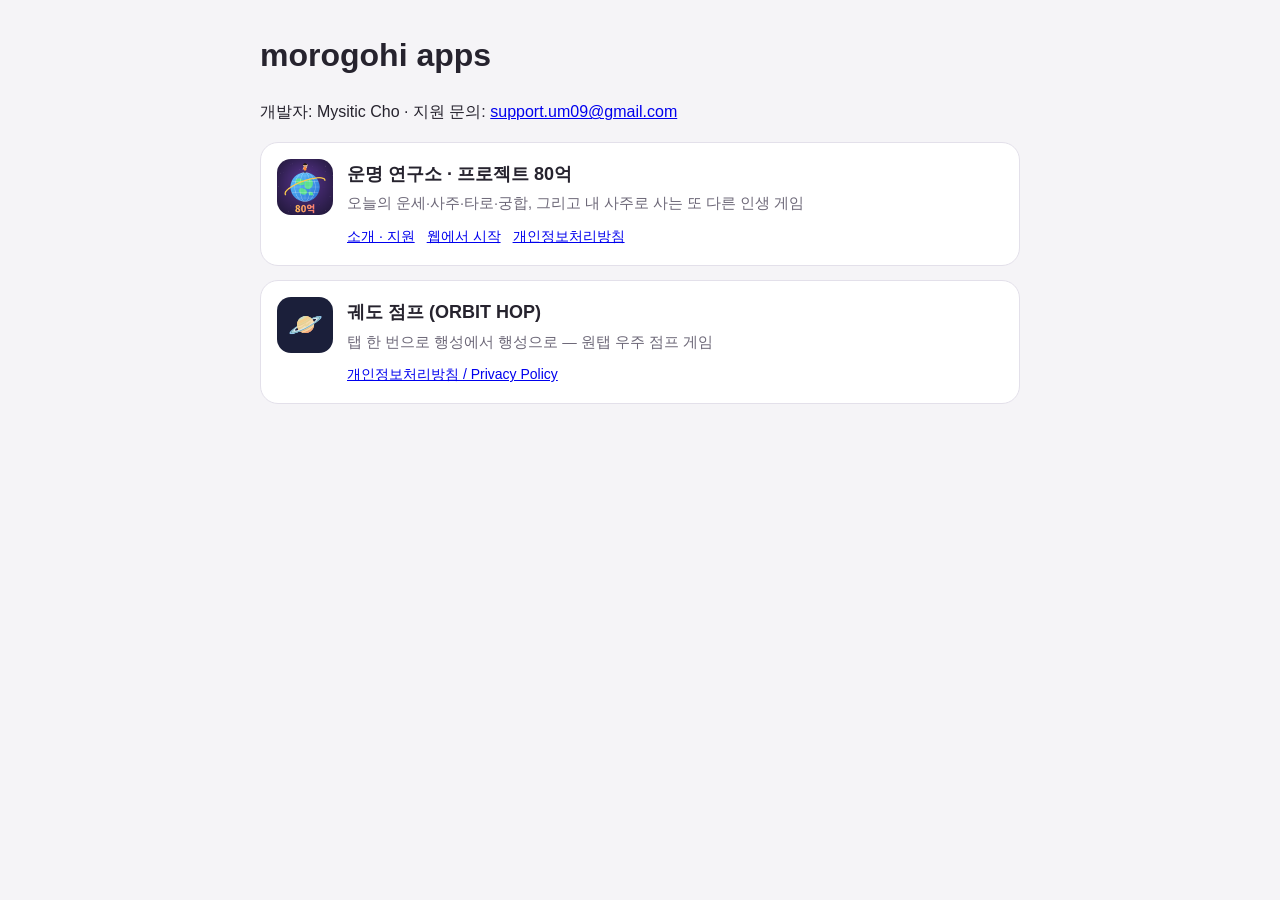
<file: index.html>
<!doctype html>
<html lang="ko"><head><meta charset="utf-8"><meta name="viewport" content="width=device-width, initial-scale=1">
<title>morogohi apps</title>
<meta name="description" content="Mysitic Cho가 만드는 모바일 앱·웹 서비스 모음">
<meta name="google-adsense-account" content="ca-pub-8387477370861262">
<script async src="https://pagead2.googlesyndication.com/pagead/js/adsbygoogle.js?client=ca-pub-8387477370861262" crossorigin="anonymous"></script>
<style>body{font-family:-apple-system,"Apple SD Gothic Neo","Noto Sans KR",sans-serif;max-width:760px;margin:0 auto;padding:28px 18px;line-height:1.7;background:#f5f4f7;color:#26232e;word-break:keep-all}
h1{margin:0 0 4px}.app{display:flex;gap:14px;align-items:flex-start;background:#fff;border:1px solid #e3e0ea;border-radius:18px;padding:16px;margin:14px 0}
.app img{width:56px;height:56px;border-radius:14px;flex:none}.app h2{margin:0;font-size:18px}.app p{margin:2px 0 6px;color:#6d6878;font-size:14.5px}.app a{margin-right:12px;font-size:14px}
@media (prefers-color-scheme:dark){body{background:#17151c;color:#ece9f2}.app{background:#211e28;border-color:#353040}.app p{color:#a39dad}a{color:#b9c8ff}}</style>
</head><body>
<h1>morogohi apps</h1>
<p>개발자: Mysitic Cho · 지원 문의: <a href="mailto:support.um09@gmail.com">support.um09@gmail.com</a></p>
<div class="app"><img src="project8b/img/icon-192.png" alt=""><div><h2>운명 연구소 · 프로젝트 80억</h2><p>오늘의 운세·사주·타로·궁합, 그리고 내 사주로 사는 또 다른 인생 게임</p>
<a href="project8b/">소개 · 지원</a><a href="https://morogohi.github.io/fortune-lab/life/">웹에서 시작</a><a href="project8b/privacy-policy.html">개인정보처리방침</a></div></div>
<div class="app"><div style="width:56px;height:56px;border-radius:14px;background:#1b1f3a;display:grid;place-items:center;font-size:28px;flex:none">🪐</div><div><h2>궤도 점프 (ORBIT HOP)</h2><p>탭 한 번으로 행성에서 행성으로 — 원탭 우주 점프 게임</p>
<a href="orbithop/privacy-policy.html">개인정보처리방침 / Privacy Policy</a></div></div>
</body></html>
</file>
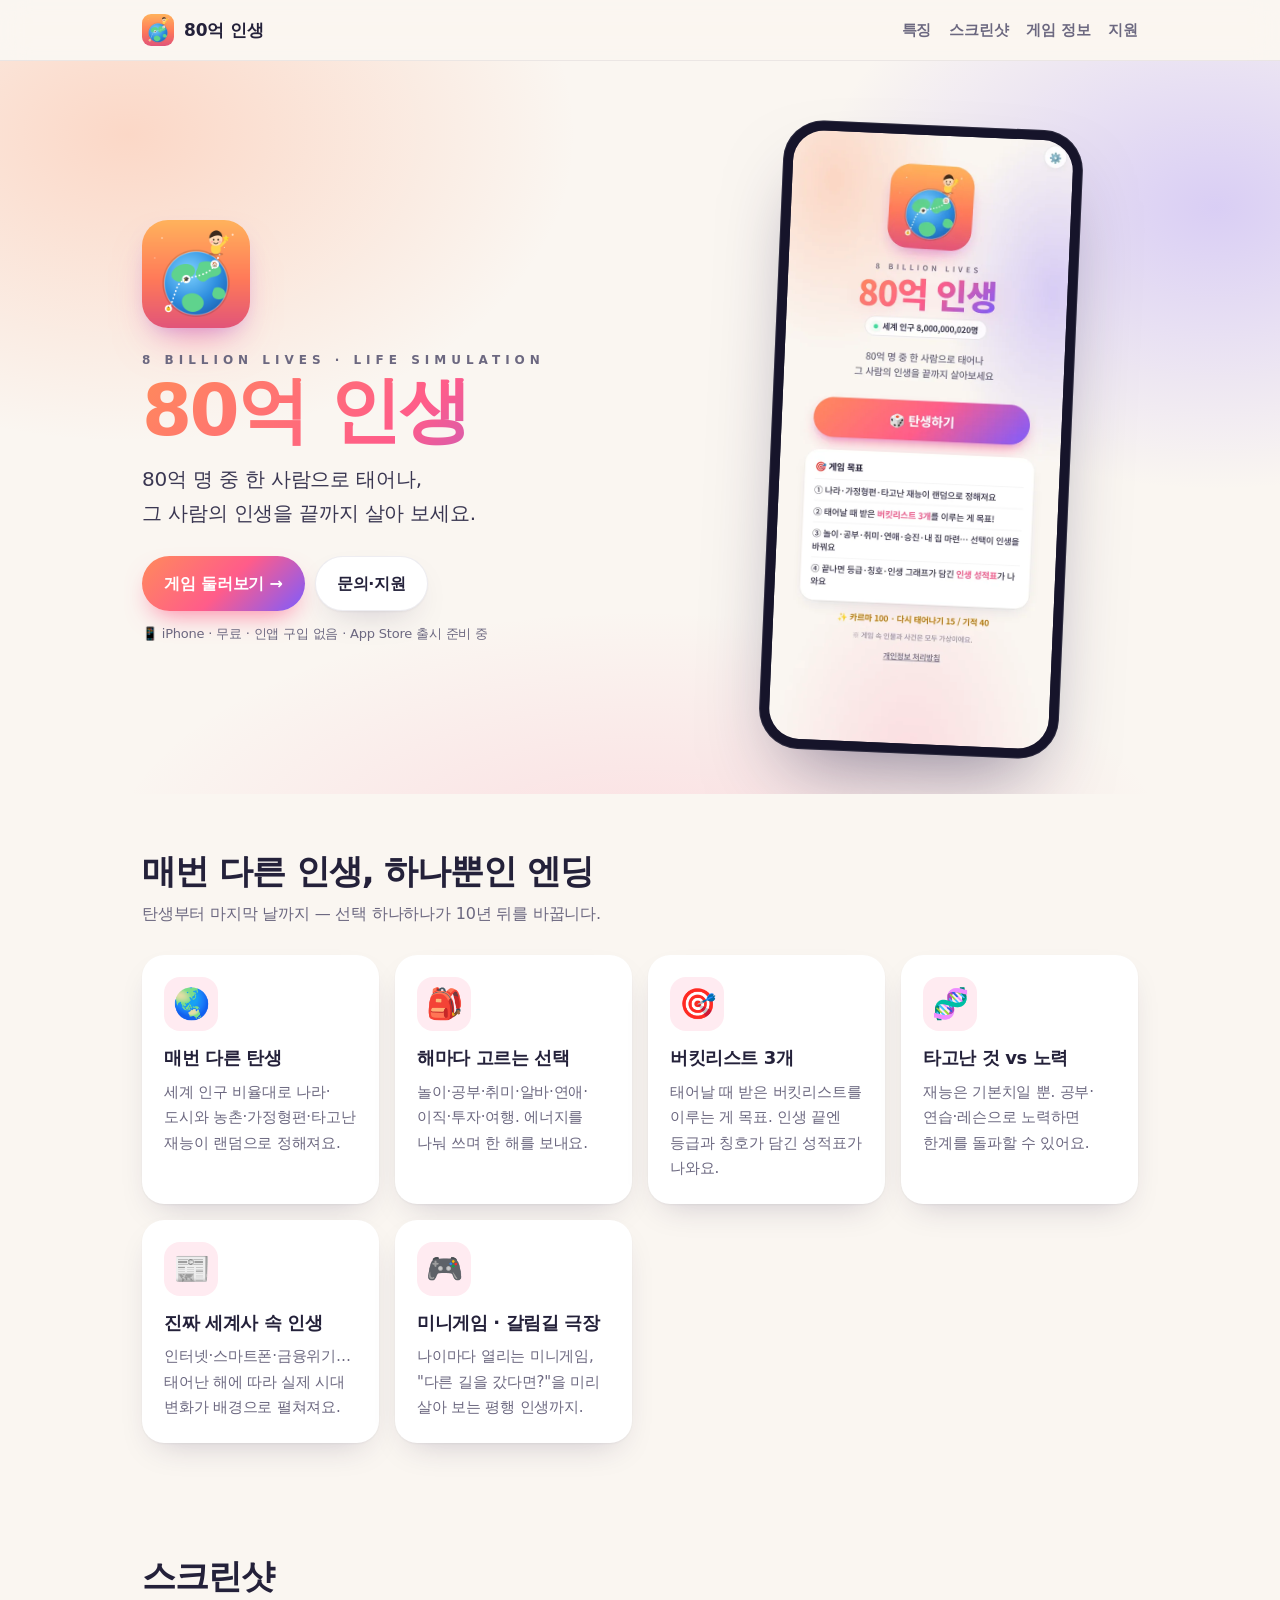
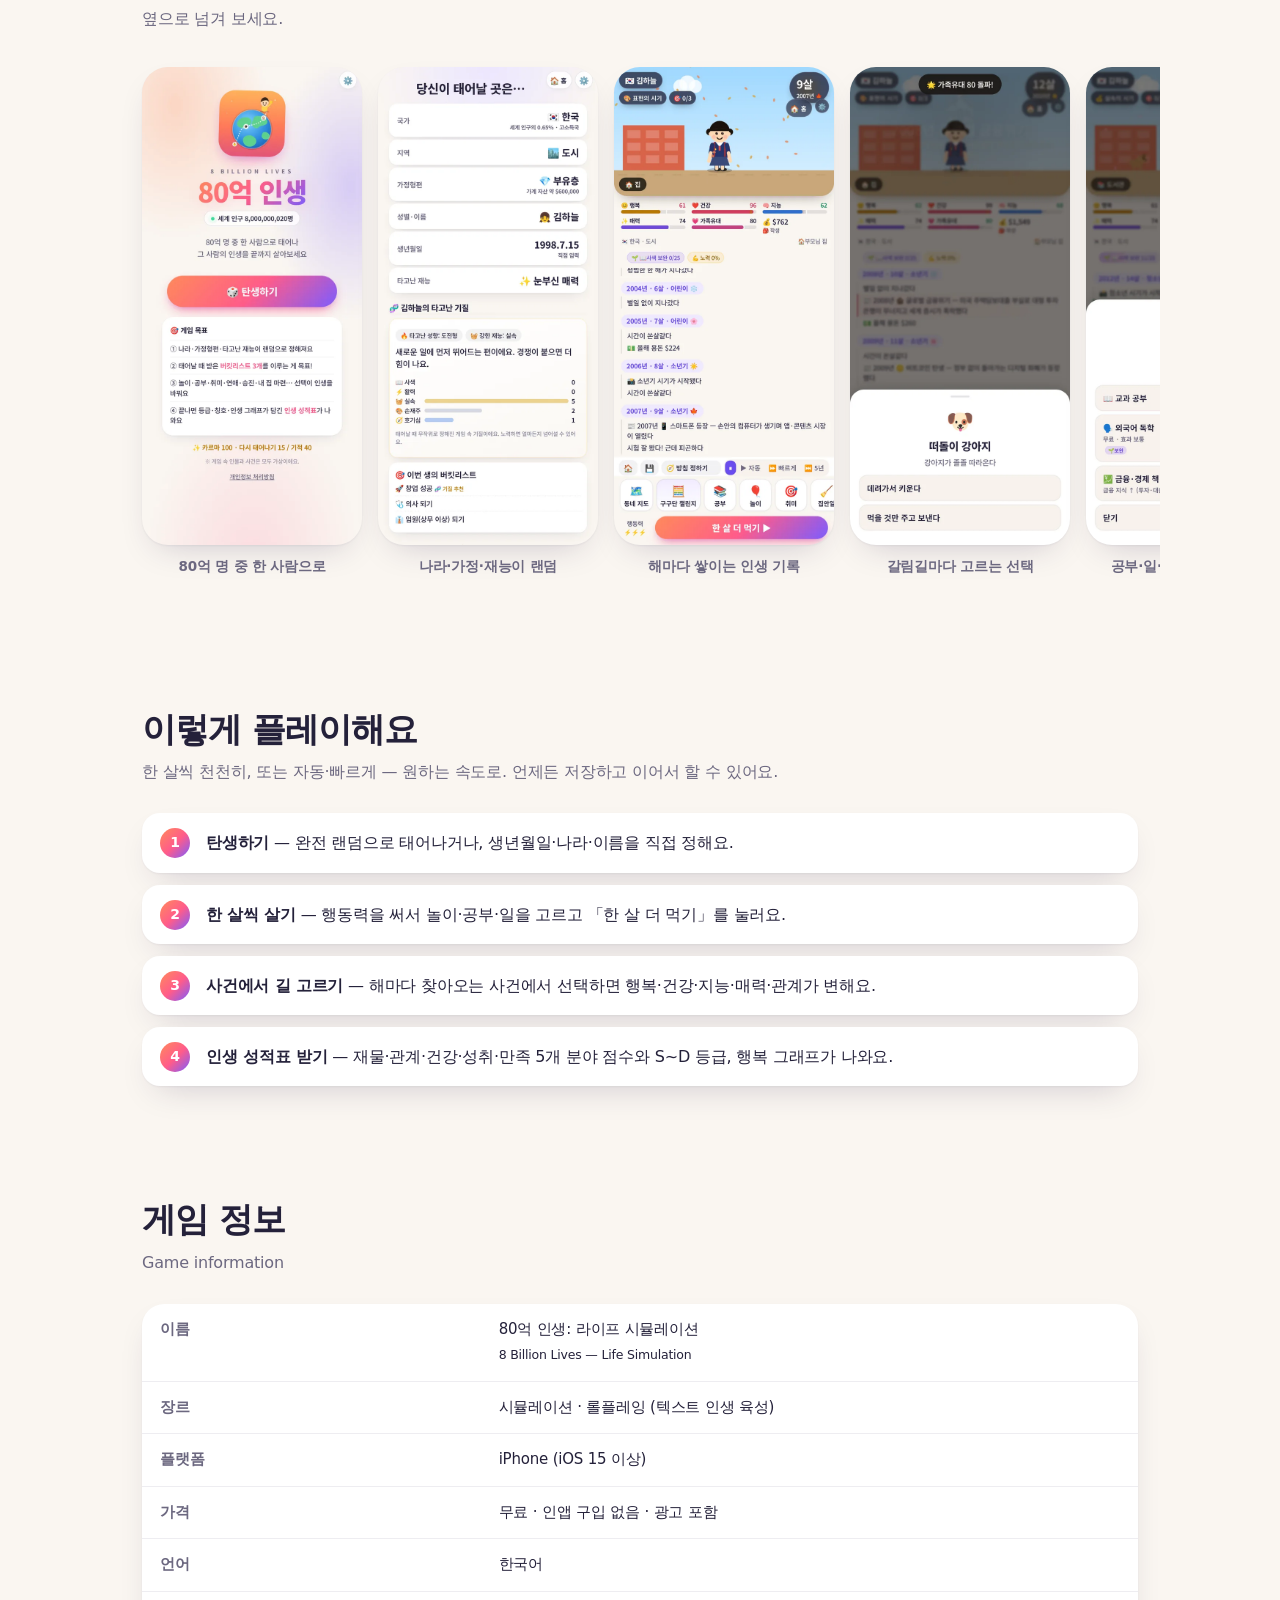
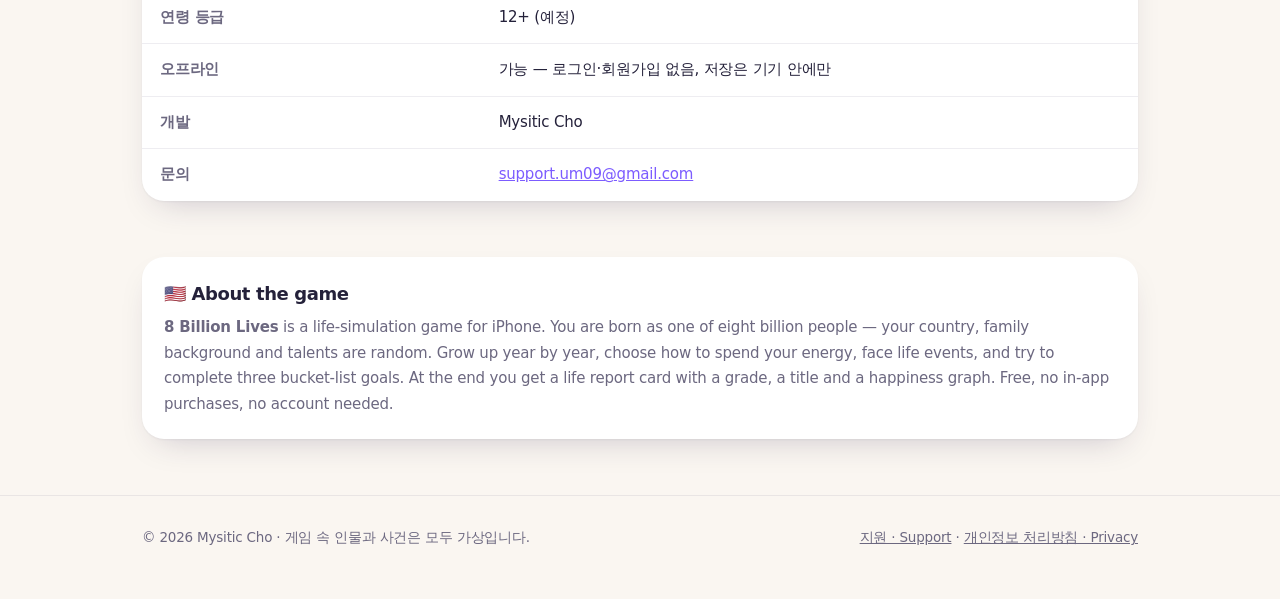
<file: life8b/index.html>
<!doctype html>
<html lang="ko">
<head>
<meta charset="utf-8">
<meta name="viewport" content="width=device-width, initial-scale=1, viewport-fit=cover">
<title>80억 인생: 라이프 시뮬레이션 — 80억 명 중 한 사람으로 다시 사는 인생</title>
<meta name="description" content="나라도, 가정형편도, 재능도 랜덤! 태어나서 학교·첫사랑·취업·결혼·내 집 마련까지 — 선택 하나하나가 인생을 바꾸는 iPhone 라이프 시뮬레이션 게임.">
<meta name="theme-color" content="#faf6f1" media="(prefers-color-scheme: light)">
<meta name="theme-color" content="#11111d" media="(prefers-color-scheme: dark)">
<meta property="og:type" content="website">
<meta property="og:title" content="80억 인생: 라이프 시뮬레이션">
<meta property="og:description" content="80억 명 중 한 사람으로 태어나, 그 사람의 인생을 끝까지 살아 보세요.">
<meta property="og:image" content="https://morogohi.github.io/life8b/img/og.jpg">
<meta property="og:url" content="https://morogohi.github.io/life8b/">
<meta name="twitter:card" content="summary_large_image">
<link rel="icon" href="img/favicon.png">
<link rel="apple-touch-icon" href="img/apple-touch-icon.png">
<link rel="stylesheet" href="style.css">
<script type="application/ld+json">
{"@context":"https://schema.org","@type":"VideoGame","name":"80억 인생: 라이프 시뮬레이션","alternateName":"8 Billion Lives — Life Simulation",
 "genre":["Simulation","Role-playing"],"gamePlatform":"iOS","operatingSystem":"iOS","applicationCategory":"Game",
 "author":{"@type":"Person","name":"Mysitic Cho"},"offers":{"@type":"Offer","price":"0","priceCurrency":"KRW"},
 "image":"https://morogohi.github.io/life8b/img/icon-512.png","url":"https://morogohi.github.io/life8b/"}
</script>
</head>
<body>

<header class="nav"><div class="wrap">
  <a class="logo" href="./"><img src="img/apple-touch-icon.png" alt="">80억 인생</a>
  <nav><a class="opt" href="#features">특징</a><a class="opt" href="#screens">스크린샷</a><a href="#info">게임 정보</a><a href="support.html">지원</a></nav>
</div></header>

<main>
<div class="hero"><div class="wrap">
  <div>
    <img class="icon" src="img/icon-512.png" alt="80억 인생 앱 아이콘" width="108" height="108">
    <div class="eyebrow">8 BILLION LIVES · LIFE SIMULATION</div>
    <h1>80억 인생</h1>
    <p class="lead">80억 명 중 한 사람으로 태어나,<br>그 사람의 인생을 끝까지 살아 보세요.</p>
    <div class="cta">
      <a class="btn pri" href="#screens">게임 둘러보기 →</a>
      <a class="btn sec" href="support.html">문의·지원</a>
    </div>
    <p class="soon">📱 iPhone · 무료 · 인앱 구입 없음 · App Store 출시 준비 중</p>
  </div>
  <div class="phone"><img src="img/1_title.webp" alt="80억 인생 첫 화면" width="600" height="1304"></div>
</div></div>

<section id="features"><div class="wrap">
  <h2>매번 다른 인생, 하나뿐인 엔딩</h2>
  <p class="sub">탄생부터 마지막 날까지 — 선택 하나하나가 10년 뒤를 바꿉니다.</p>
  <div class="grid">
    <div class="card"><div class="e">🌏</div><h3>매번 다른 탄생</h3><p>세계 인구 비율대로 나라·도시와 농촌·가정형편·타고난 재능이 랜덤으로 정해져요.</p></div>
    <div class="card"><div class="e">🎒</div><h3>해마다 고르는 선택</h3><p>놀이·공부·취미·알바·연애·이직·투자·여행. 에너지를 나눠 쓰며 한 해를 보내요.</p></div>
    <div class="card"><div class="e">🎯</div><h3>버킷리스트 3개</h3><p>태어날 때 받은 버킷리스트를 이루는 게 목표. 인생 끝엔 등급과 칭호가 담긴 성적표가 나와요.</p></div>
    <div class="card"><div class="e">🧬</div><h3>타고난 것 vs 노력</h3><p>재능은 기본치일 뿐. 공부·연습·레슨으로 노력하면 한계를 돌파할 수 있어요.</p></div>
    <div class="card"><div class="e">📰</div><h3>진짜 세계사 속 인생</h3><p>인터넷·스마트폰·금융위기… 태어난 해에 따라 실제 시대 변화가 배경으로 펼쳐져요.</p></div>
    <div class="card"><div class="e">🎮</div><h3>미니게임 · 갈림길 극장</h3><p>나이마다 열리는 미니게임, "다른 길을 갔다면?"을 미리 살아 보는 평행 인생까지.</p></div>
  </div>
</div></section>

<section id="screens"><div class="wrap">
  <h2>스크린샷</h2>
  <p class="sub">옆으로 넘겨 보세요.</p>
  <div class="shots">
    <figure><img src="img/1_title.webp" alt="첫 화면" loading="lazy"><figcaption>80억 명 중 한 사람으로</figcaption></figure>
    <figure><img src="img/2_birth.webp" alt="탄생 화면" loading="lazy"><figcaption>나라·가정·재능이 랜덤</figcaption></figure>
    <figure><img src="img/3_life.webp" alt="인생 진행 화면" loading="lazy"><figcaption>해마다 쌓이는 인생 기록</figcaption></figure>
    <figure><img src="img/4_choice.webp" alt="선택 장면" loading="lazy"><figcaption>갈림길마다 고르는 선택</figcaption></figure>
    <figure><img src="img/5_adult.webp" alt="어른이 된 인생" loading="lazy"><figcaption>공부·일·취미로 키우는 능력</figcaption></figure>
    <figure><img src="img/6_ending.webp" alt="인생 성적표" loading="lazy"><figcaption>등급과 칭호, 인생 성적표</figcaption></figure>
  </div>
</div></section>

<section id="how"><div class="wrap">
  <h2>이렇게 플레이해요</h2>
  <p class="sub">한 살씩 천천히, 또는 자동·빠르게 — 원하는 속도로. 언제든 저장하고 이어서 할 수 있어요.</p>
  <ol class="steps">
    <li><b>탄생하기</b> — 완전 랜덤으로 태어나거나, 생년월일·나라·이름을 직접 정해요.</li>
    <li><b>한 살씩 살기</b> — 행동력을 써서 놀이·공부·일을 고르고 「한 살 더 먹기」를 눌러요.</li>
    <li><b>사건에서 길 고르기</b> — 해마다 찾아오는 사건에서 선택하면 행복·건강·지능·매력·관계가 변해요.</li>
    <li><b>인생 성적표 받기</b> — 재물·관계·건강·성취·만족 5개 분야 점수와 S~D 등급, 행복 그래프가 나와요.</li>
  </ol>
</div></section>

<section id="info"><div class="wrap">
  <h2>게임 정보</h2>
  <p class="sub">Game information</p>
  <table class="info">
    <tr><th>이름</th><td>80억 인생: 라이프 시뮬레이션<br><small>8 Billion Lives — Life Simulation</small></td></tr>
    <tr><th>장르</th><td>시뮬레이션 · 롤플레잉 (텍스트 인생 육성)</td></tr>
    <tr><th>플랫폼</th><td>iPhone (iOS 15 이상)</td></tr>
    <tr><th>가격</th><td>무료 · 인앱 구입 없음 · 광고 포함</td></tr>
    <tr><th>언어</th><td>한국어</td></tr>
    <tr><th>연령 등급</th><td>12+ (예정)</td></tr>
    <tr><th>오프라인</th><td>가능 — 로그인·회원가입 없음, 저장은 기기 안에만</td></tr>
    <tr><th>개발</th><td>Mysitic Cho</td></tr>
    <tr><th>문의</th><td><a href="mailto:support.um09@gmail.com">support.um09@gmail.com</a></td></tr>
  </table>
</div></section>

<section style="padding-top:0"><div class="wrap">
  <div class="card" lang="en">
    <h3>🇺🇸 About the game</h3>
    <p><b>8 Billion Lives</b> is a life-simulation game for iPhone. You are born as one of eight billion people — your country, family background
    and talents are random. Grow up year by year, choose how to spend your energy, face life events, and try to complete three bucket-list goals.
    At the end you get a life report card with a grade, a title and a happiness graph. Free, no in-app purchases, no account needed.</p>
  </div>
</div></section>
</main>

<footer><div class="wrap">
  <span>© 2026 Mysitic Cho · 게임 속 인물과 사건은 모두 가상입니다.</span>
  <span><a href="support.html">지원 · Support</a> · <a href="privacy.html">개인정보 처리방침 · Privacy</a></span>
</div></footer>
</body>
</html>
</file>
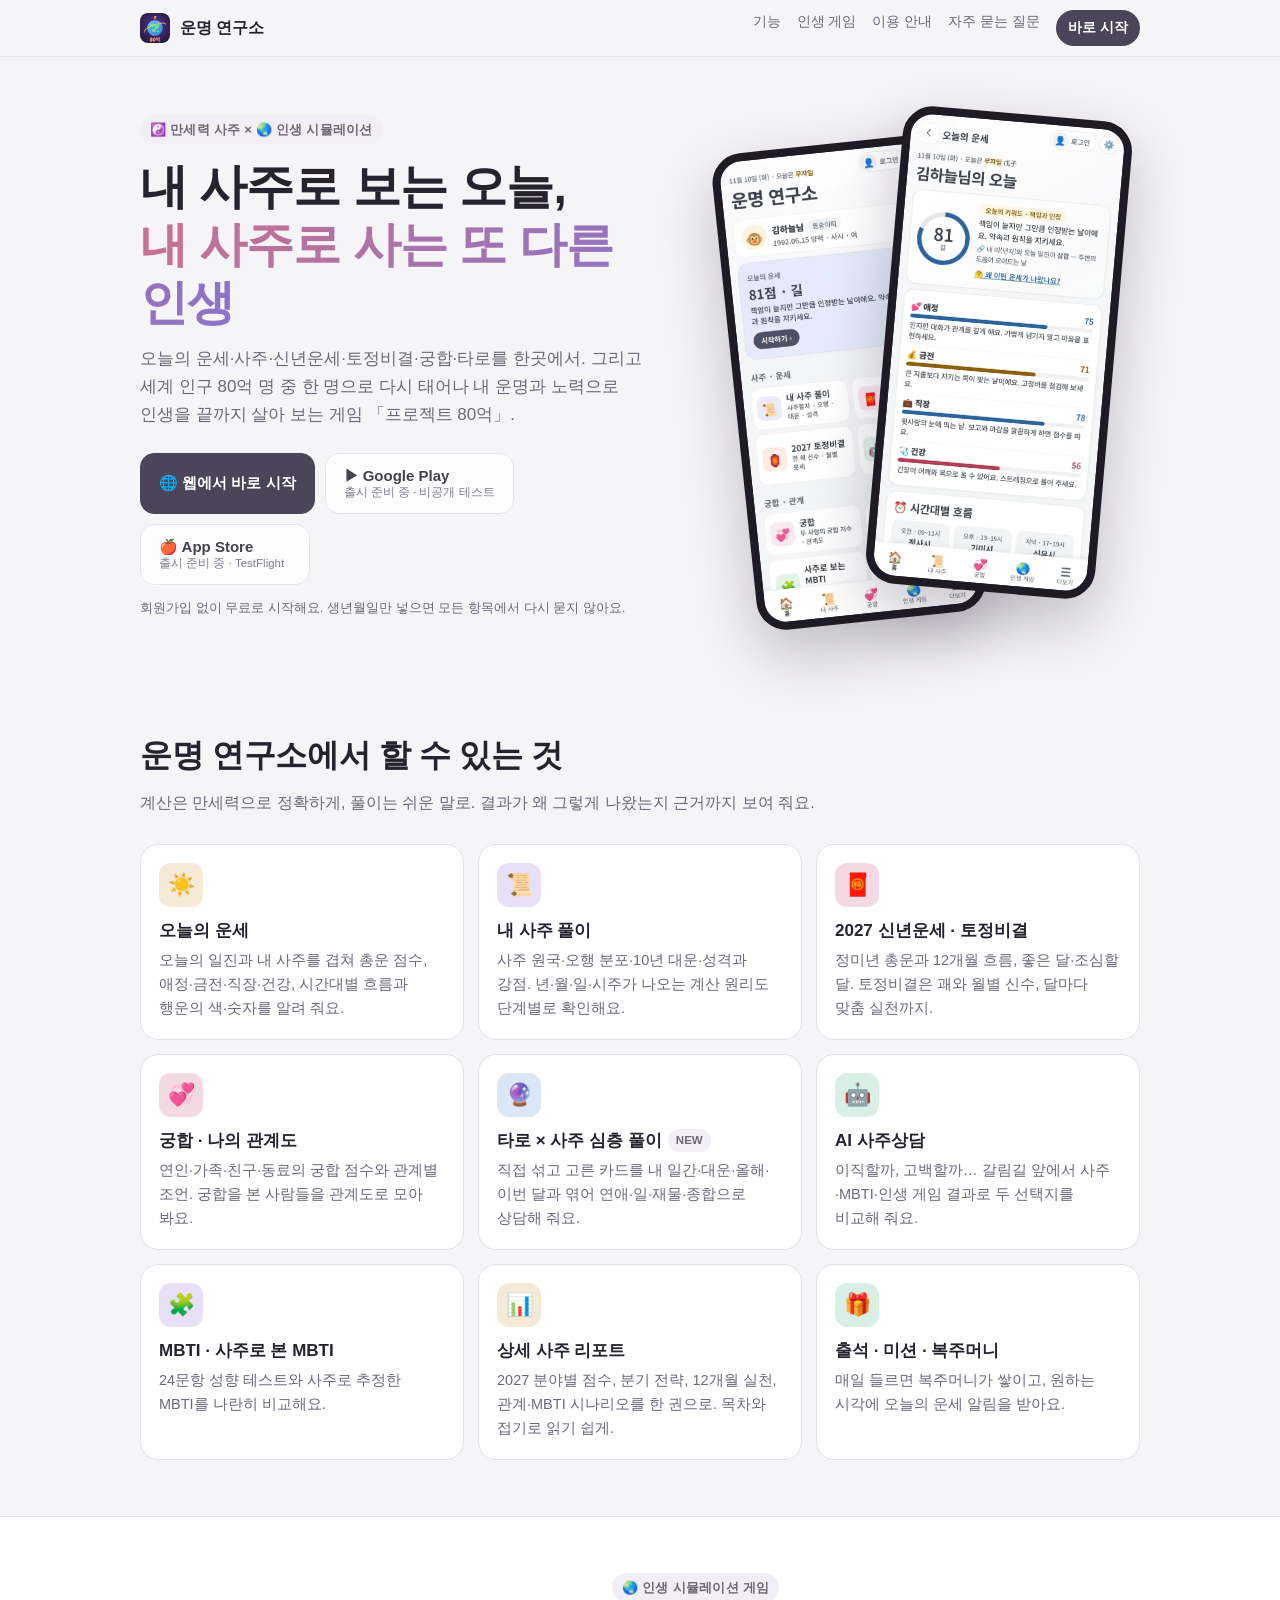
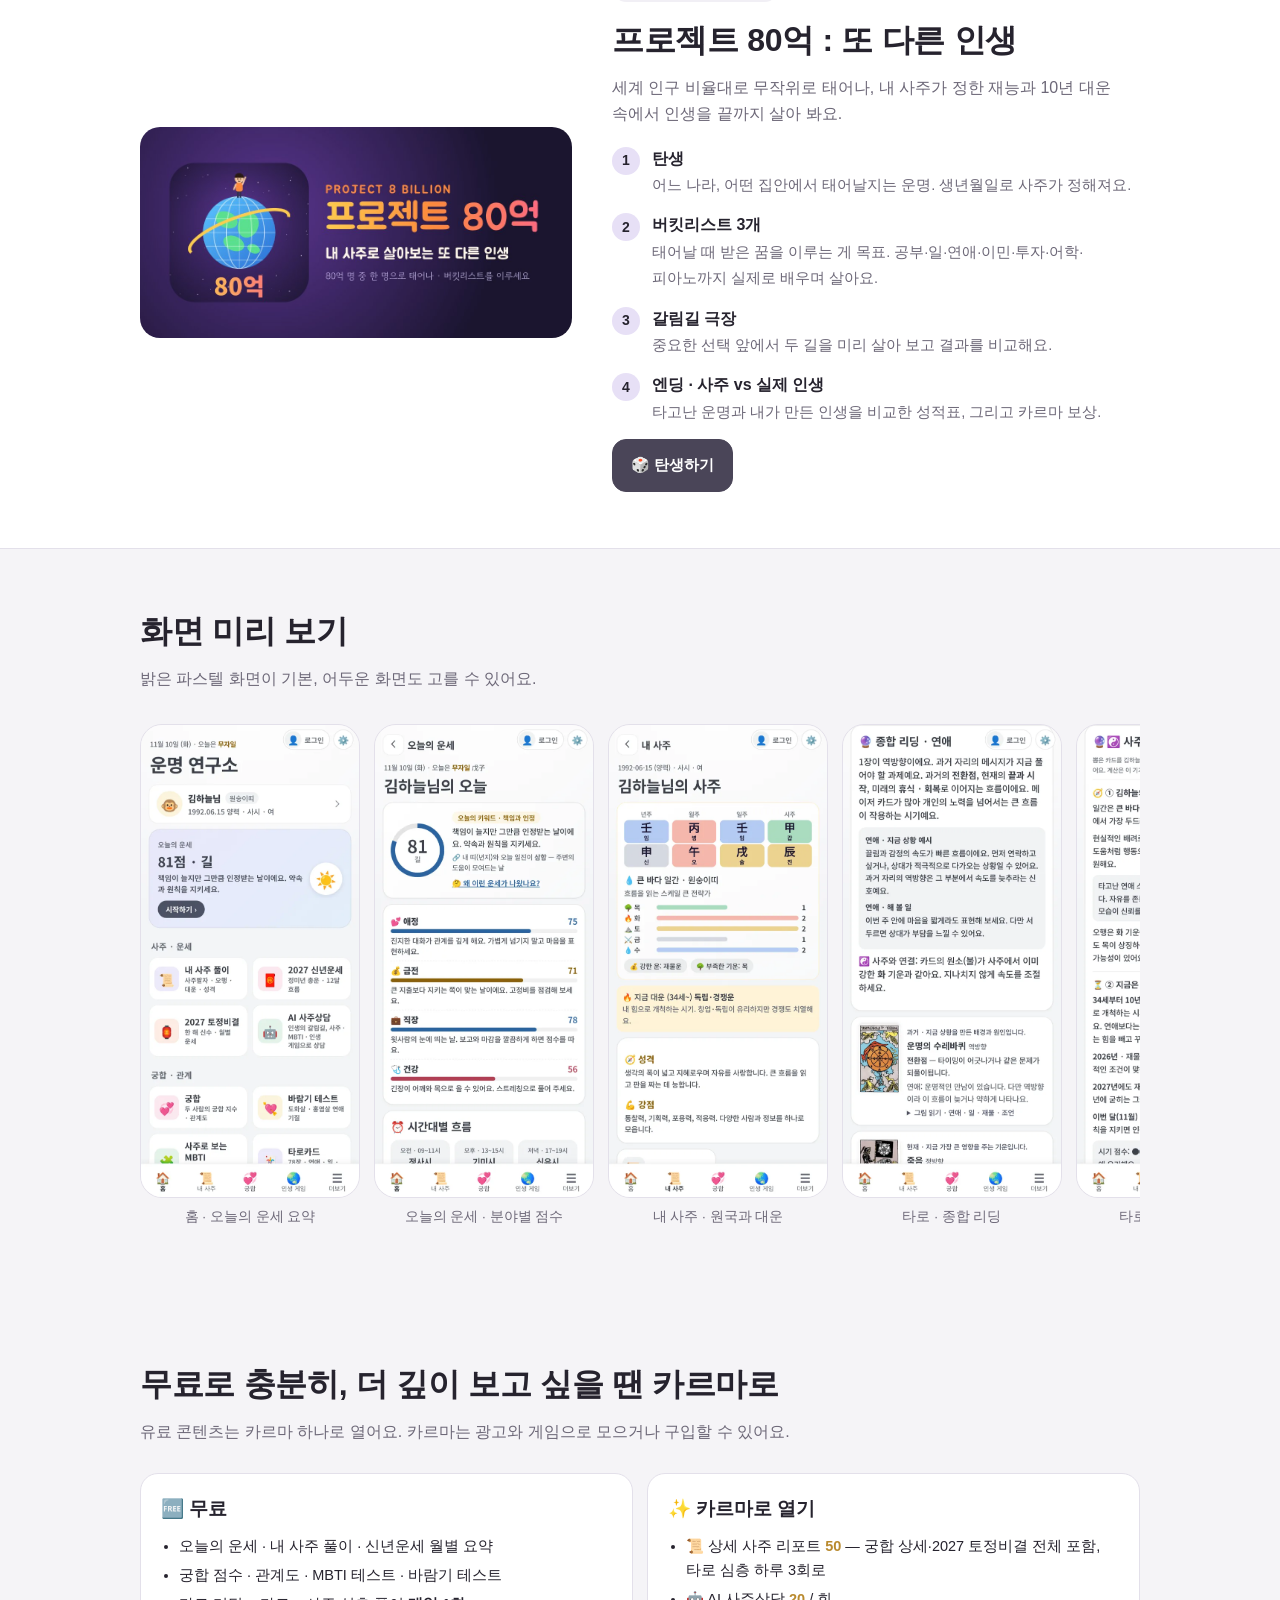
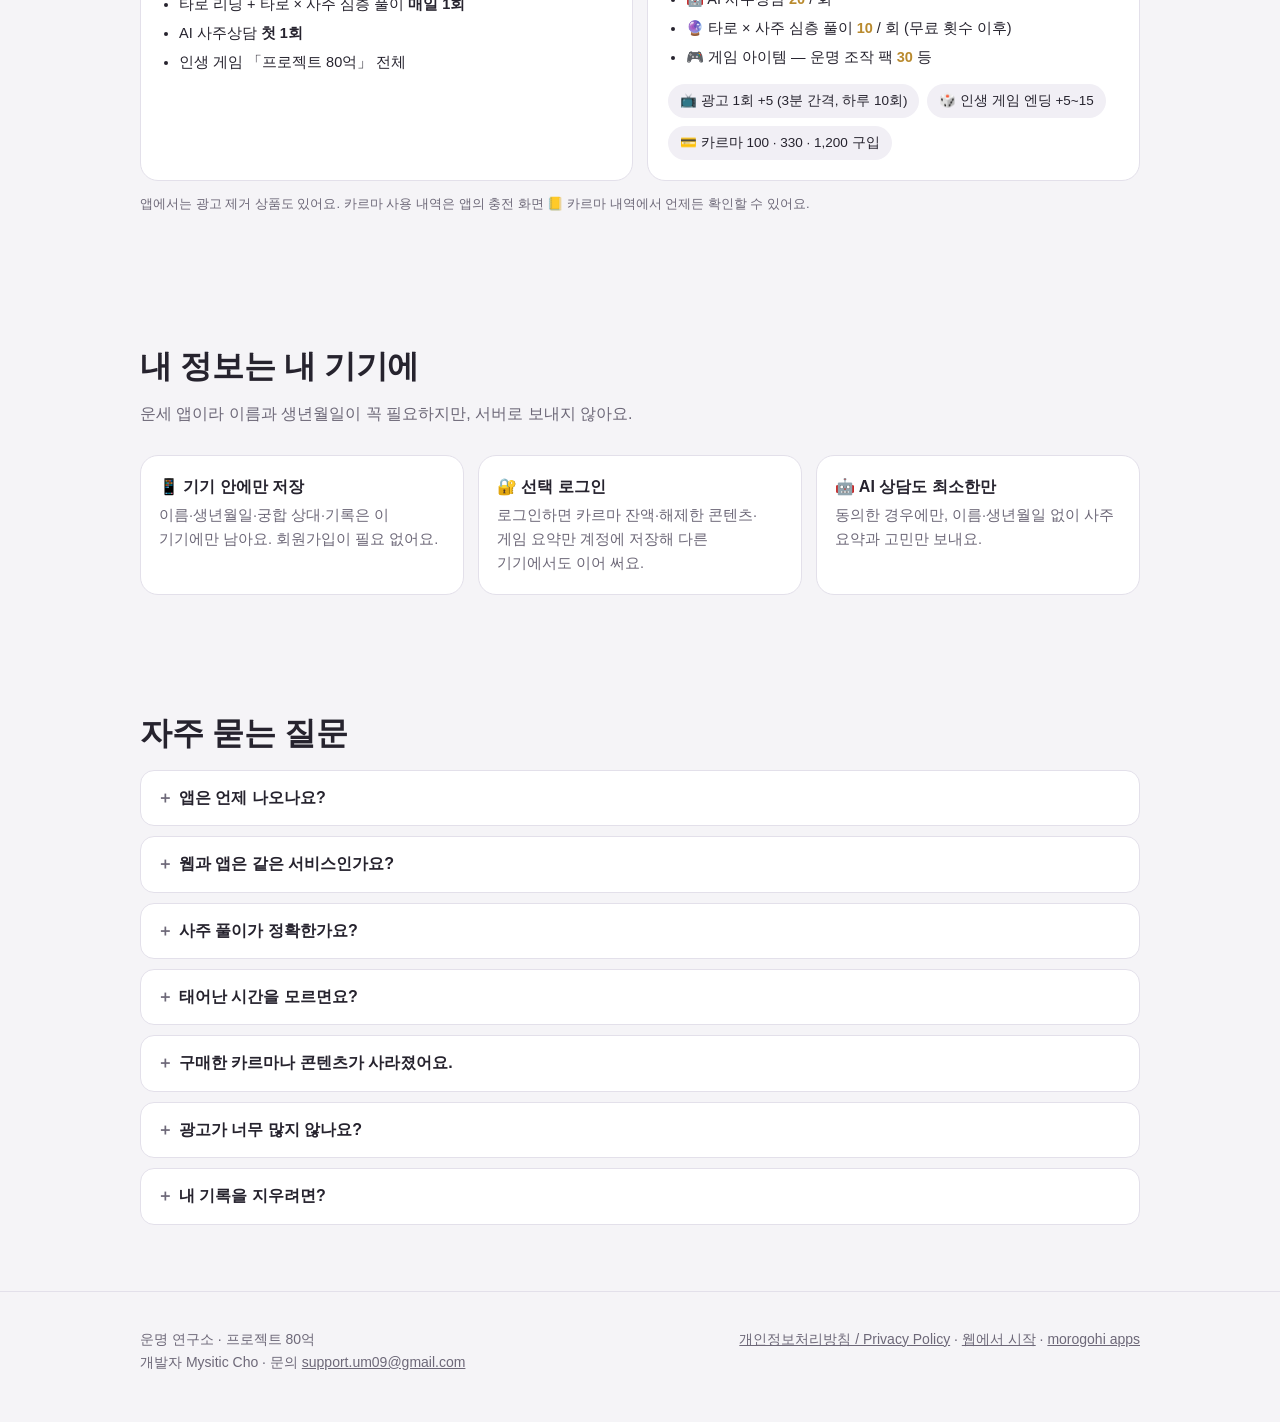
<file: project8b/index.html>
<!doctype html>
<html lang="ko">
<head>
<meta charset="utf-8">
<meta name="viewport" content="width=device-width, initial-scale=1, viewport-fit=cover">
<title>운명 연구소 · 프로젝트 80억 — 오늘의 운세·사주·타로·인생 게임</title>
<meta name="description" content="만세력으로 계산한 내 사주로 오늘의 운세·신년운세·토정비결·궁합·타로를 보고, 내 사주로 또 다른 인생을 살아 보는 인생 게임 「프로젝트 80억」까지. 웹에서 바로, 앱으로도 곧 만나요.">
<meta property="og:type" content="website">
<meta property="og:title" content="운명 연구소 · 프로젝트 80억">
<meta property="og:description" content="내 사주로 보는 오늘의 운세, 그리고 내 사주로 사는 또 다른 인생 게임">
<meta property="og:image" content="https://morogohi.github.io/project8b/img/og.jpg">
<meta property="og:url" content="https://morogohi.github.io/project8b/">
<meta name="theme-color" content="#f5f4f7">
<link rel="icon" href="img/icon-192.png">
<link rel="apple-touch-icon" href="img/icon-192.png">
<style>
  :root{--bg:#f5f4f7;--card:#fff;--card2:#f1eff5;--ink:#26232e;--dim:#6d6878;--line:#e3e0ea;--accent:#4a4558;--onacc:#fff;--pink:#f3d9e2;--mint:#d8efe6;--sky:#dbe7f6;--sand:#f5ead6;--lav:#e7e0f6;--gold:#b98a2e}
  @media (prefers-color-scheme:dark){:root{--bg:#17151c;--card:#211e28;--card2:#2a2632;--ink:#ece9f2;--dim:#a39dad;--line:#353040;--accent:#d9d4e4;--onacc:#1d1a23;--pink:#3b2a31;--mint:#23352e;--sky:#243041;--sand:#3a3225;--lav:#2f2a40;--gold:#e0b65a}}
  *{box-sizing:border-box}
  html{scroll-behavior:smooth}
  body{margin:0;background:var(--bg);color:var(--ink);font-family:-apple-system,BlinkMacSystemFont,"Apple SD Gothic Neo","Noto Sans KR","Malgun Gothic",sans-serif;line-height:1.65;word-break:keep-all;-webkit-font-smoothing:antialiased}
  a{color:inherit}
  .wrap{max-width:1040px;margin:0 auto;padding:0 20px}
  header.top{position:sticky;top:0;z-index:10;background:color-mix(in srgb,var(--bg) 86%,transparent);backdrop-filter:blur(10px);border-bottom:1px solid var(--line)}
  header.top .wrap{display:flex;align-items:center;gap:10px;height:56px}
  header.top img{width:30px;height:30px;border-radius:8px}
  header.top b{font-size:16px}
  header.top nav{margin-left:auto;display:flex;gap:16px;font-size:14px}
  header.top nav a{text-decoration:none;color:var(--dim)}
  header.top nav a:hover{color:var(--ink)}
  @media (max-width:640px){header.top nav a:not(.go){display:none}}
  .go{background:var(--accent);color:var(--onacc)!important;padding:6px 12px;border-radius:999px;font-weight:700}

  .hero{padding:56px 0 40px}
  .hero .wrap{display:grid;grid-template-columns:1.1fr .9fr;gap:40px;align-items:center}
  @media (max-width:820px){.hero .wrap{grid-template-columns:1fr}.hero .phones{order:-1}}
  .eyebrow{display:inline-block;font-size:13px;font-weight:700;color:var(--dim);background:var(--card2);padding:4px 10px;border-radius:999px;letter-spacing:.02em}
  h1{font-size:clamp(30px,5.4vw,48px);line-height:1.2;margin:14px 0 14px;letter-spacing:-.02em}
  h1 em{font-style:normal;background:linear-gradient(90deg,#c9718f,#8a74c9);-webkit-background-clip:text;background-clip:text;color:transparent}
  .lead{font-size:17px;color:var(--dim);margin:0 0 24px}
  .cta{display:flex;flex-wrap:wrap;gap:10px}
  .btn{display:inline-flex;align-items:center;gap:8px;padding:13px 18px;border-radius:14px;font-weight:700;font-size:15px;text-decoration:none;border:1px solid var(--line);background:var(--card)}
  .btn.pri{background:var(--accent);color:var(--onacc);border-color:var(--accent)}
  .btn small{display:block;font-weight:500;font-size:11.5px;color:var(--dim);line-height:1.2}
  .btn.store{min-width:170px}
  .btn.store span{line-height:1.25}
  .btn[aria-disabled=true]{cursor:default;opacity:.85}
  .note{font-size:13px;color:var(--dim);margin-top:12px}
  .phones{position:relative;height:520px}
  .phone{position:absolute;width:230px;border-radius:30px;border:8px solid #1e1b24;background:#1e1b24;box-shadow:0 24px 60px rgba(30,20,50,.25);overflow:hidden}
  .phone img{display:block;width:100%;height:auto}
  .phone.a{left:6%;top:30px;transform:rotate(-6deg)}
  .phone.b{right:6%;top:0;transform:rotate(5deg);z-index:2}
  @media (max-width:820px){.phones{height:440px}.phone{width:190px}.phone.a{left:4%}.phone.b{right:4%}}

  section{padding:56px 0}
  section h2{font-size:clamp(24px,3.6vw,32px);margin:0 0 8px;letter-spacing:-.01em}
  section .sub{color:var(--dim);margin:0 0 28px}
  .grid{display:grid;grid-template-columns:repeat(3,1fr);gap:14px}
  @media (max-width:820px){.grid{grid-template-columns:repeat(2,1fr)}}
  @media (max-width:520px){.grid{grid-template-columns:1fr}}
  .feat{background:var(--card);border:1px solid var(--line);border-radius:18px;padding:18px}
  .feat .ic{width:44px;height:44px;border-radius:12px;display:grid;place-items:center;font-size:22px;margin-bottom:10px}
  .feat h3{margin:0 0 4px;font-size:17px}
  .feat p{margin:0;color:var(--dim);font-size:14.5px}
  .tag{display:inline-block;font-size:11.5px;font-weight:700;padding:2px 8px;border-radius:999px;background:var(--card2);color:var(--dim);margin-left:6px;vertical-align:2px}

  .game{background:var(--card);border-top:1px solid var(--line);border-bottom:1px solid var(--line)}
  .game .wrap{display:grid;grid-template-columns:.9fr 1.1fr;gap:40px;align-items:center}
  @media (max-width:820px){.game .wrap{grid-template-columns:1fr}}
  .game img.banner{width:100%;border-radius:20px;display:block}
  .steps{counter-reset:s;list-style:none;padding:0;margin:18px 0 0}
  .steps li{counter-increment:s;position:relative;padding:0 0 14px 40px}
  .steps li::before{content:counter(s);position:absolute;left:0;top:1px;width:28px;height:28px;border-radius:50%;background:var(--lav);display:grid;place-items:center;font-weight:800;font-size:14px}
  .steps b{display:block}
  .steps span{color:var(--dim);font-size:14.5px}

  .shots{display:flex;gap:14px;overflow-x:auto;scroll-snap-type:x mandatory;padding:4px 2px 18px}
  .shots figure{flex:0 0 220px;margin:0;scroll-snap-align:start}
  .shots img{width:220px;border-radius:22px;border:1px solid var(--line);display:block;background:var(--card)}
  .shots figcaption{font-size:13.5px;color:var(--dim);text-align:center;margin-top:8px}

  .plans{display:grid;grid-template-columns:1fr 1fr;gap:14px}
  @media (max-width:720px){.plans{grid-template-columns:1fr}}
  .plan{background:var(--card);border:1px solid var(--line);border-radius:18px;padding:20px}
  .plan h3{margin:0 0 10px}
  .plan ul{margin:0;padding-left:18px}
  .plan li{margin:5px 0;font-size:14.5px}
  .plan .k{font-weight:800;color:var(--gold)}
  .earn{display:flex;flex-wrap:wrap;gap:8px;margin-top:14px}
  .earn span{background:var(--card2);border-radius:999px;padding:6px 12px;font-size:13.5px}

  .privacy{display:grid;grid-template-columns:repeat(3,1fr);gap:14px}
  @media (max-width:720px){.privacy{grid-template-columns:1fr}}
  .privacy div{background:var(--card);border:1px solid var(--line);border-radius:18px;padding:18px}
  .privacy b{display:block;margin-bottom:4px}
  .privacy p{margin:0;color:var(--dim);font-size:14.5px}

  details{background:var(--card);border:1px solid var(--line);border-radius:14px;padding:14px 16px;margin:10px 0}
  summary{cursor:pointer;font-weight:700;list-style:none}
  summary::-webkit-details-marker{display:none}
  summary::before{content:'＋';display:inline-block;width:22px;color:var(--dim)}
  details[open] summary::before{content:'－'}
  details p{margin:8px 0 0 22px;color:var(--dim);font-size:14.5px}

  footer{padding:36px 0 48px;color:var(--dim);font-size:14px;border-top:1px solid var(--line)}
  footer .wrap{display:flex;flex-wrap:wrap;gap:12px 24px;justify-content:space-between}
  footer a{color:var(--dim)}
</style>
</head>
<body>
<header class="top"><div class="wrap">
  <img src="img/icon-192.png" alt=""><b>운명 연구소</b>
  <nav><a href="#features">기능</a><a href="#game">인생 게임</a><a href="#karma">이용 안내</a><a href="#faq">자주 묻는 질문</a><a class="go" href="https://morogohi.github.io/fortune-lab/life/">바로 시작</a></nav>
</div></header>

<main>
<div class="hero"><div class="wrap">
  <div>
    <span class="eyebrow">☯️ 만세력 사주 × 🌏 인생 시뮬레이션</span>
    <h1>내 사주로 보는 오늘,<br><em>내 사주로 사는 또 다른 인생</em></h1>
    <p class="lead">오늘의 운세·사주·신년운세·토정비결·궁합·타로를 한곳에서. 그리고 세계 인구 80억 명 중 한 명으로 다시 태어나 내 운명과 노력으로 인생을 끝까지 살아 보는 게임 「프로젝트 80억」.</p>
    <div class="cta">
      <a class="btn pri" href="https://morogohi.github.io/fortune-lab/life/">🌐 웹에서 바로 시작</a>
      <a class="btn store" aria-disabled="true" title="출시 준비 중"><span>▶ Google Play<small>출시 준비 중 · 비공개 테스트</small></span></a>
      <a class="btn store" aria-disabled="true" title="출시 준비 중"><span>🍎 App Store<small>출시 준비 중 · TestFlight</small></span></a>
    </div>
    <p class="note">회원가입 없이 무료로 시작해요. 생년월일만 넣으면 모든 항목에서 다시 묻지 않아요.</p>
  </div>
  <div class="phones" aria-hidden="true">
    <div class="phone a"><img src="img/01_home.webp" alt="" loading="eager"></div>
    <div class="phone b"><img src="img/02_today.webp" alt="" loading="eager"></div>
  </div>
</div></div>

<section id="features"><div class="wrap">
  <h2>운명 연구소에서 할 수 있는 것</h2>
  <p class="sub">계산은 만세력으로 정확하게, 풀이는 쉬운 말로. 결과가 왜 그렇게 나왔는지 근거까지 보여 줘요.</p>
  <div class="grid">
    <div class="feat"><div class="ic" style="background:var(--sand)">☀️</div><h3>오늘의 운세</h3><p>오늘의 일진과 내 사주를 겹쳐 총운 점수, 애정·금전·직장·건강, 시간대별 흐름과 행운의 색·숫자를 알려 줘요.</p></div>
    <div class="feat"><div class="ic" style="background:var(--lav)">📜</div><h3>내 사주 풀이</h3><p>사주 원국·오행 분포·10년 대운·성격과 강점. 년·월·일·시주가 나오는 계산 원리도 단계별로 확인해요.</p></div>
    <div class="feat"><div class="ic" style="background:var(--pink)">🧧</div><h3>2027 신년운세 · 토정비결</h3><p>정미년 총운과 12개월 흐름, 좋은 달·조심할 달. 토정비결은 괘와 월별 신수, 달마다 맞춤 실천까지.</p></div>
    <div class="feat"><div class="ic" style="background:var(--pink)">💞</div><h3>궁합 · 나의 관계도</h3><p>연인·가족·친구·동료의 궁합 점수와 관계별 조언. 궁합을 본 사람들을 관계도로 모아 봐요.</p></div>
    <div class="feat"><div class="ic" style="background:var(--sky)">🔮</div><h3>타로 × 사주 심층 풀이<span class="tag">NEW</span></h3><p>직접 섞고 고른 카드를 내 일간·대운·올해·이번 달과 엮어 연애·일·재물·종합으로 상담해 줘요.</p></div>
    <div class="feat"><div class="ic" style="background:var(--mint)">🤖</div><h3>AI 사주상담</h3><p>이직할까, 고백할까… 갈림길 앞에서 사주·MBTI·인생 게임 결과로 두 선택지를 비교해 줘요.</p></div>
    <div class="feat"><div class="ic" style="background:var(--lav)">🧩</div><h3>MBTI · 사주로 본 MBTI</h3><p>24문항 성향 테스트와 사주로 추정한 MBTI를 나란히 비교해요.</p></div>
    <div class="feat"><div class="ic" style="background:var(--sand)">📊</div><h3>상세 사주 리포트</h3><p>2027 분야별 점수, 분기 전략, 12개월 실천, 관계·MBTI 시나리오를 한 권으로. 목차와 접기로 읽기 쉽게.</p></div>
    <div class="feat"><div class="ic" style="background:var(--mint)">🎁</div><h3>출석 · 미션 · 복주머니</h3><p>매일 들르면 복주머니가 쌓이고, 원하는 시각에 오늘의 운세 알림을 받아요.</p></div>
  </div>
</div></section>

<section id="game" class="game"><div class="wrap">
  <img class="banner" src="img/og.jpg" alt="프로젝트 80억 — 내 사주로 살아보는 또 다른 인생">
  <div>
    <span class="eyebrow">🌏 인생 시뮬레이션 게임</span>
    <h2 style="margin-top:12px">프로젝트 80억 : 또 다른 인생</h2>
    <p class="sub" style="margin-bottom:6px">세계 인구 비율대로 무작위로 태어나, 내 사주가 정한 재능과 10년 대운 속에서 인생을 끝까지 살아 봐요.</p>
    <ol class="steps">
      <li><b>탄생</b><span>어느 나라, 어떤 집안에서 태어날지는 운명. 생년월일로 사주가 정해져요.</span></li>
      <li><b>버킷리스트 3개</b><span>태어날 때 받은 꿈을 이루는 게 목표. 공부·일·연애·이민·투자·어학·피아노까지 실제로 배우며 살아요.</span></li>
      <li><b>갈림길 극장</b><span>중요한 선택 앞에서 두 길을 미리 살아 보고 결과를 비교해요.</span></li>
      <li><b>엔딩 · 사주 vs 실제 인생</b><span>타고난 운명과 내가 만든 인생을 비교한 성적표, 그리고 카르마 보상.</span></li>
    </ol>
    <a class="btn pri" href="https://morogohi.github.io/fortune-lab/life/">🎲 탄생하기</a>
  </div>
</div></section>

<section id="shots"><div class="wrap">
  <h2>화면 미리 보기</h2>
  <p class="sub">밝은 파스텔 화면이 기본, 어두운 화면도 고를 수 있어요.</p>
  <div class="shots">
    <figure><img src="img/01_home.webp" alt="운명 연구소 홈 화면" loading="lazy"><figcaption>홈 · 오늘의 운세 요약</figcaption></figure>
    <figure><img src="img/02_today.webp" alt="오늘의 운세 상세" loading="lazy"><figcaption>오늘의 운세 · 분야별 점수</figcaption></figure>
    <figure><img src="img/03_saju.webp" alt="내 사주 원국과 오행" loading="lazy"><figcaption>내 사주 · 원국과 대운</figcaption></figure>
    <figure><img src="img/05_tarot.webp" alt="타로 종합 리딩" loading="lazy"><figcaption>타로 · 종합 리딩</figcaption></figure>
    <figure><img src="img/06_tarot_saju.webp" alt="타로와 사주 심층 풀이" loading="lazy"><figcaption>타로 × 사주 심층 풀이</figcaption></figure>
    <figure><img src="img/07_report.webp" alt="상세 사주 리포트" loading="lazy"><figcaption>상세 사주 리포트 · 2027</figcaption></figure>
    <figure><img src="img/08_game.webp" alt="인생 게임 프로젝트 80억" loading="lazy"><figcaption>인생 게임 · 프로젝트 80억</figcaption></figure>
  </div>
</div></section>

<section id="karma"><div class="wrap">
  <h2>무료로 충분히, 더 깊이 보고 싶을 땐 카르마로</h2>
  <p class="sub">유료 콘텐츠는 카르마 하나로 열어요. 카르마는 광고와 게임으로 모으거나 구입할 수 있어요.</p>
  <div class="plans">
    <div class="plan"><h3>🆓 무료</h3><ul>
      <li>오늘의 운세 · 내 사주 풀이 · 신년운세 월별 요약</li>
      <li>궁합 점수 · 관계도 · MBTI 테스트 · 바람기 테스트</li>
      <li>타로 리딩 + 타로 × 사주 심층 풀이 <b>매일 1회</b></li>
      <li>AI 사주상담 <b>첫 1회</b></li>
      <li>인생 게임 「프로젝트 80억」 전체</li></ul></div>
    <div class="plan"><h3>✨ 카르마로 열기</h3><ul>
      <li>📜 상세 사주 리포트 <span class="k">50</span> — 궁합 상세·2027 토정비결 전체 포함, 타로 심층 하루 3회로</li>
      <li>🤖 AI 사주상담 <span class="k">20</span> / 회</li>
      <li>🔮 타로 × 사주 심층 풀이 <span class="k">10</span> / 회 (무료 횟수 이후)</li>
      <li>🎮 게임 아이템 — 운명 조작 팩 <span class="k">30</span> 등</li></ul>
      <div class="earn"><span>📺 광고 1회 +5 (3분 간격, 하루 10회)</span><span>🎲 인생 게임 엔딩 +5~15</span><span>💳 카르마 100 · 330 · 1,200 구입</span></div></div>
  </div>
  <p class="note">앱에서는 광고 제거 상품도 있어요. 카르마 사용 내역은 앱의 충전 화면 📒 카르마 내역에서 언제든 확인할 수 있어요.</p>
</div></section>

<section id="safe"><div class="wrap">
  <h2>내 정보는 내 기기에</h2>
  <p class="sub">운세 앱이라 이름과 생년월일이 꼭 필요하지만, 서버로 보내지 않아요.</p>
  <div class="privacy">
    <div><b>📱 기기 안에만 저장</b><p>이름·생년월일·궁합 상대·기록은 이 기기에만 남아요. 회원가입이 필요 없어요.</p></div>
    <div><b>🔐 선택 로그인</b><p>로그인하면 카르마 잔액·해제한 콘텐츠·게임 요약만 계정에 저장해 다른 기기에서도 이어 써요.</p></div>
    <div><b>🤖 AI 상담도 최소한만</b><p>동의한 경우에만, 이름·생년월일 없이 사주 요약과 고민만 보내요.</p></div>
  </div>
</div></section>

<section id="faq"><div class="wrap">
  <h2>자주 묻는 질문</h2>
  <details><summary>앱은 언제 나오나요?</summary><p>Google Play는 비공개 테스트, App Store는 TestFlight 단계예요. 그동안 웹(브라우저)에서 똑같이 이용할 수 있고, 앱이 나오면 이 페이지에 바로 안내할게요.</p></details>
  <details><summary>웹과 앱은 같은 서비스인가요?</summary><p>네. 같은 콘텐츠를 웹과 앱에 함께 배포해요. 앱은 알림·햅틱·공유·인앱결제가 더해지고, 웹은 설치 없이 바로 써요. 기록은 각 기기에 따로 저장되며, 로그인하면 카르마와 해제한 콘텐츠를 옮길 수 있어요.</p></details>
  <details><summary>사주 풀이가 정확한가요?</summary><p>사주는 만세력(양력·음력·윤달, 태어난 시간)으로 정확히 계산해요. 다만 풀이와 게임 속 인생은 재미와 자기 성찰을 위한 콘텐츠로, 중요한 결정의 근거로 삼지는 마세요.</p></details>
  <details><summary>태어난 시간을 모르면요?</summary><p>시간을 "모름"으로 두면 년·월·일주로 풀이해요. 나중에 알게 되면 내 정보에서 바꿀 수 있어요.</p></details>
  <details><summary>구매한 카르마나 콘텐츠가 사라졌어요.</summary><p>로그인했다면 같은 계정으로 다시 로그인하면 잔액과 해제한 콘텐츠가 돌아와요. 광고 제거는 상점 → 구매 복원으로 되돌릴 수 있어요. 그래도 안 되면 아래 이메일로 알려 주세요.</p></details>
  <details><summary>광고가 너무 많지 않나요?</summary><p>광고는 원할 때 카르마를 받으려고 보는 보상형이 중심이에요. 인생 게임 중에는 10년마다 한 번 쉬어 가는 광고가 있고, 광고 제거 상품으로 끌 수 있어요.</p></details>
  <details><summary>내 기록을 지우려면?</summary><p>더보기 → 내 정보·기록 지우기에서 한 번에 지울 수 있어요. 로그인했다면 상단 로그인 메뉴 → 회원 탈퇴로 서버에 저장된 기록도 지울 수 있어요.</p></details>
</div></section>
</main>

<footer><div class="wrap">
  <div>운명 연구소 · 프로젝트 80억<br>개발자 Mysitic Cho · 문의 <a href="mailto:support.um09@gmail.com">support.um09@gmail.com</a></div>
  <div><a href="privacy-policy.html">개인정보처리방침 / Privacy Policy</a> · <a href="https://morogohi.github.io/fortune-lab/life/">웹에서 시작</a> · <a href="../">morogohi apps</a></div>
</div></footer>
</body>
</html>
</file>
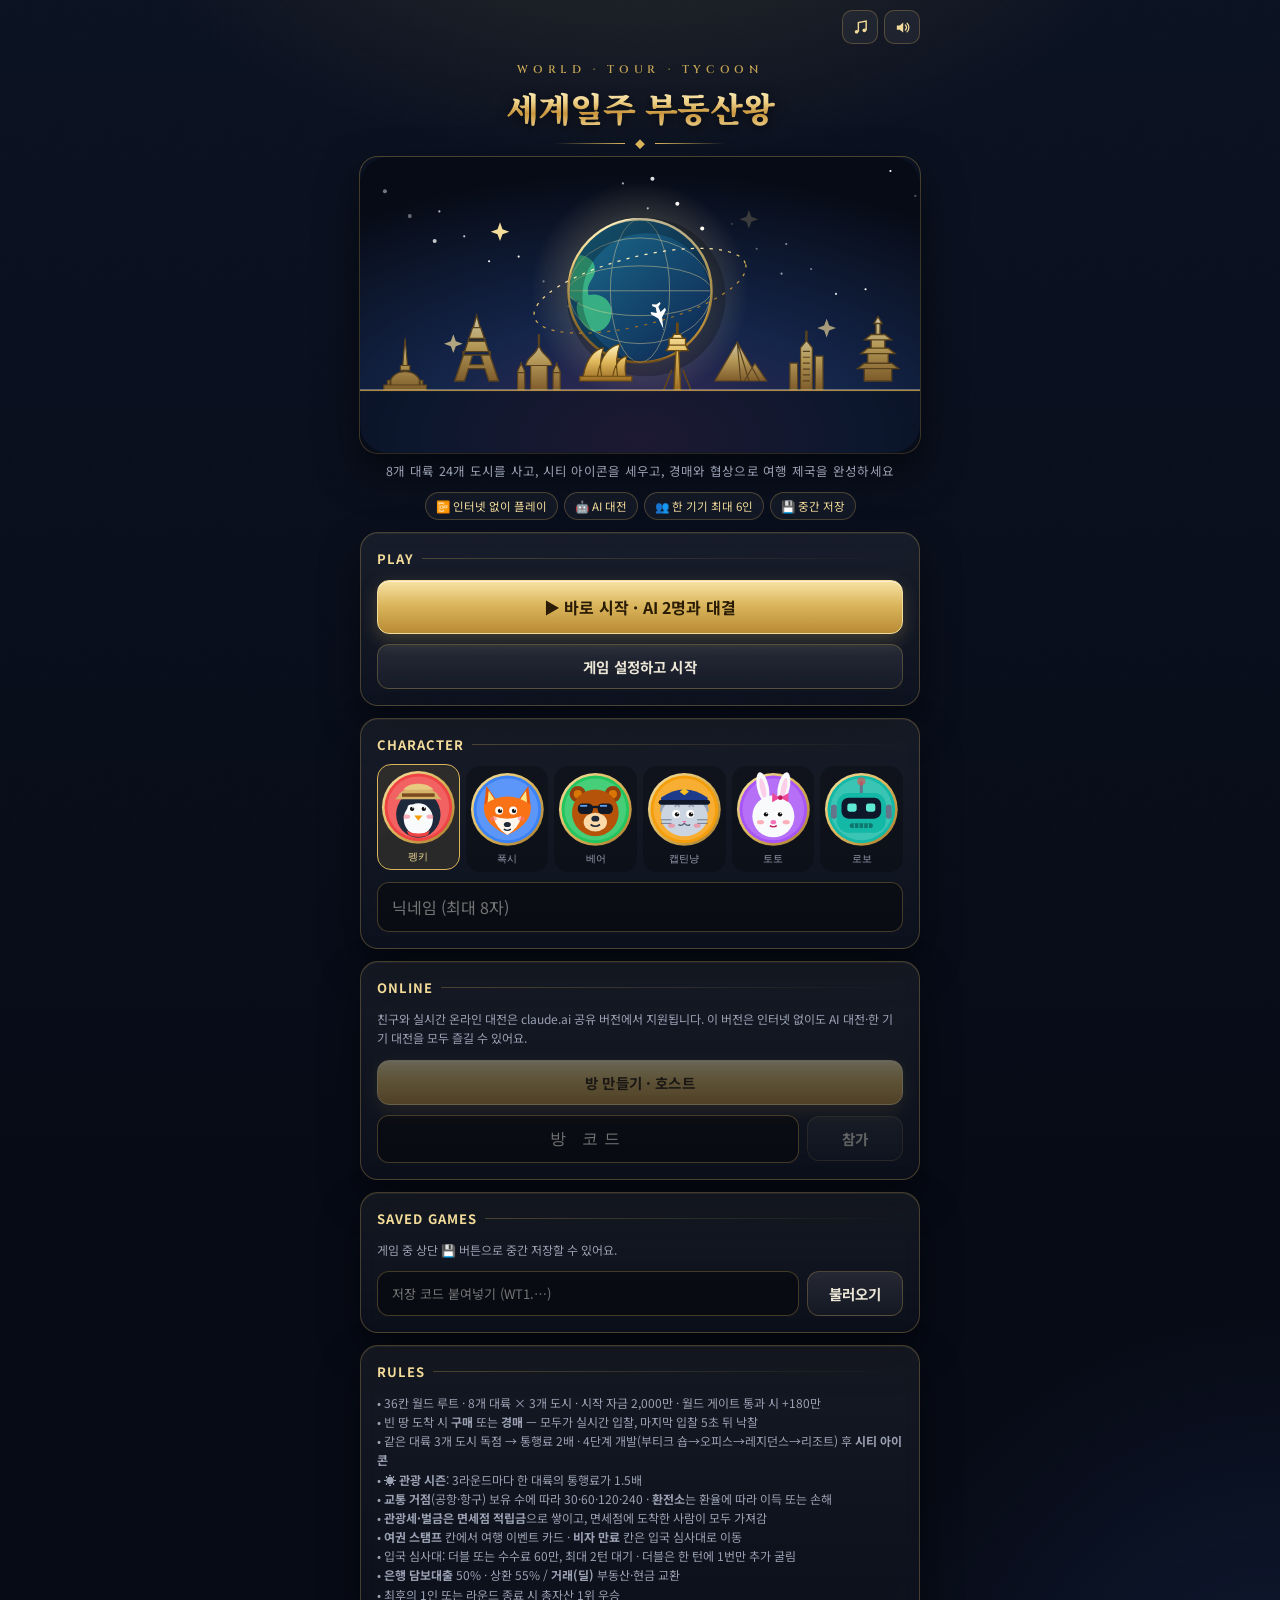
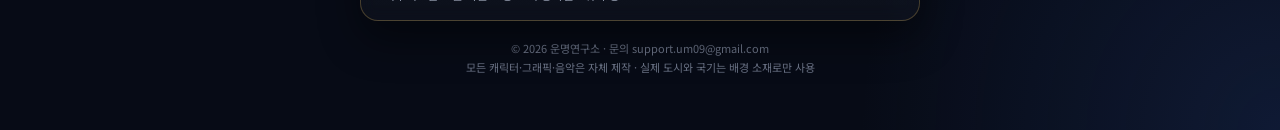
<file: world-tycoon/index.html>
<!DOCTYPE html>
<html lang="ko">
<head>
<meta charset="utf-8">
<meta name="viewport" content="width=device-width,initial-scale=1,maximum-scale=1">
<title>세계일주 부동산왕 — 오프라인 월드 부동산 보드게임</title>
<meta name="description" content="세계 22개 도시를 사고 랜드마크를 세우는 부동산 보드게임. 경매·담보대출·거래, AI 대전, 한 기기 6인 플레이. 설치 없이 바로, 인터넷 없이도 즐기세요.">
<meta name="theme-color" content="#0b1222">
<link rel="manifest" href="manifest.webmanifest">
<link rel="icon" type="image/png" sizes="192x192" href="icon-192.png">
<link rel="apple-touch-icon" href="apple-touch-icon.png">
<meta name="apple-mobile-web-app-capable" content="yes">
<meta name="mobile-web-app-capable" content="yes">
<meta name="apple-mobile-web-app-title" content="부동산왕">
<meta name="apple-mobile-web-app-status-bar-style" content="black-translucent">
<meta property="og:type" content="website">
<meta property="og:title" content="세계일주 부동산왕 — WORLD TOUR TYCOON">
<meta property="og:description" content="도시를 사고, 랜드마크를 세우고, 경매와 협상으로 세계 부동산 제국을 완성하세요. 무료 · 설치 없이 · 오프라인 플레이.">
<meta property="og:image" content="https://morogohi.github.io/world-tycoon/og.png">
<meta property="og:url" content="https://morogohi.github.io/world-tycoon/">
<meta name="twitter:card" content="summary_large_image">
<link rel="preconnect" href="https://fonts.googleapis.com">
<link href="https://fonts.googleapis.com/css2?family=Cinzel:wght@600;800&family=Noto+Serif+KR:wght@700;900&family=Noto+Sans+KR:wght@400;500;700;900&display=swap" rel="stylesheet">
<style>
:root{--bg:#070b16;--navy:#0e1628;--glass:rgba(255,255,255,.045);--gl:rgba(217,180,90,.28);--gold:#d9b45a;--gold2:#f3dc9a;--gold3:#a87b2c;--ivory:#f7f1e3;--tx:#ece6d6;--mut:#99a1b3;--ok:#3fbf86;--bad:#e06464}
*{box-sizing:border-box;-webkit-tap-highlight-color:transparent}
html,body{margin:0;color:var(--tx);font-family:'Noto Sans KR',system-ui,sans-serif;min-height:100%;background:var(--bg)}
body{min-height:100vh;overflow-x:hidden;background:
 radial-gradient(900px 500px at 50% -8%,rgba(217,180,90,.16),transparent 60%),
 radial-gradient(700px 700px at 100% 100%,rgba(40,70,140,.25),transparent 60%),
 linear-gradient(180deg,#0b1222,#070b16 70%)}
body:after{content:"";position:fixed;inset:0;pointer-events:none;z-index:0;opacity:.35;background-image:url("data:image/svg+xml,%3Csvg xmlns='http://www.w3.org/2000/svg' width='120' height='120'%3E%3Cfilter id='n'%3E%3CfeTurbulence baseFrequency='.9' numOctaves='2'/%3E%3CfeColorMatrix values='0 0 0 0 1 0 0 0 0 1 0 0 0 0 1 0 0 0 .05 0'/%3E%3C/filter%3E%3Crect width='120' height='120' filter='url(%23n)'/%3E%3C/svg%3E")}
#app{position:relative;z-index:1;max-width:580px;margin:0 auto;padding:calc(10px + var(--sat,0px)) calc(10px + var(--sar,0px)) calc(48px + var(--sab,0px)) calc(10px + var(--sal,0px))}
.brand{text-align:center;margin:18px 0 6px}
.brand .en{font-family:Cinzel,serif;font-weight:600;letter-spacing:.42em;font-size:11px;color:var(--gold);opacity:.9}
.brand h1{font-family:'Noto Serif KR',serif;font-weight:900;font-size:34px;margin:6px 0 4px;letter-spacing:-.02em;
 background:linear-gradient(180deg,#fff6d6 0%,#f0d38a 38%,#c9963d 62%,#f4dc9c 100%);-webkit-background-clip:text;background-clip:text;color:transparent;filter:drop-shadow(0 2px 6px rgba(0,0,0,.6))}
.brand .rule{display:flex;align-items:center;gap:10px;justify-content:center;color:var(--gold);font-size:10px}
.brand .rule:before,.brand .rule:after{content:"";height:1px;width:70px;background:linear-gradient(90deg,transparent,var(--gold))}
.brand .rule:after{transform:scaleX(-1)}
h2.sec{font-family:'Noto Serif KR',serif;font-weight:900;text-align:center;font-size:24px;margin:10px 0;color:var(--gold2)}
.sub{text-align:center;color:var(--mut);font-size:12.5px;margin:8px 0 16px;letter-spacing:.02em}
.panel{background:linear-gradient(180deg,rgba(255,255,255,.06),rgba(255,255,255,.025));border:1px solid var(--gl);border-radius:18px;padding:16px;margin:12px 0;box-shadow:0 18px 40px rgba(0,0,0,.45),inset 0 1px 0 rgba(255,255,255,.06);backdrop-filter:blur(8px);animation:fadeup .4s both}
@keyframes fadeup{from{opacity:0;transform:translateY(10px)}}
.panel h3{margin:0 0 12px;font-size:13px;font-weight:700;color:var(--gold2);letter-spacing:.08em;display:flex;align-items:center;gap:8px}
.panel h3:after{content:"";flex:1;height:1px;background:linear-gradient(90deg,var(--gl),transparent)}
input{width:100%;padding:12px 14px;border-radius:12px;border:1px solid var(--gl);background:rgba(0,0,0,.35);color:var(--tx);font-size:16px;font-family:inherit;outline:none}
input:focus{border-color:var(--gold)}
.btn{display:inline-flex;align-items:center;justify-content:center;gap:6px;border:1px solid var(--gl);border-radius:12px;padding:11px 14px;font-size:14.5px;font-weight:700;font-family:inherit;cursor:pointer;background:linear-gradient(180deg,rgba(255,255,255,.09),rgba(255,255,255,.03));color:var(--tx);transition:transform .08s,filter .15s,box-shadow .2s;letter-spacing:.01em}
.btn:active{transform:translateY(1px) scale(.98)}
.btn:disabled{opacity:.38;cursor:default}
.btn.pri{background:linear-gradient(180deg,#f8e3a4 0%,#d9b45a 48%,#b98a35 100%);color:#2a1c05;border-color:#f3dc9a;box-shadow:0 6px 18px rgba(217,180,90,.25),inset 0 1px 0 #fff8}
.btn.ok{background:linear-gradient(180deg,#5fd7a3,#2f9e6c);color:#03251a;border-color:#8ff0c3;box-shadow:0 6px 16px rgba(63,191,134,.22)}
.btn.bad{background:linear-gradient(180deg,#5a1f22,#3b1416);color:#f6c3c3;border-color:#9b3c3c}
.btn.sm{padding:7px 11px;font-size:12.5px;border-radius:10px}
.btn.full{width:100%}
.btn.glow{animation:glow 1.8s ease-in-out infinite}
@keyframes glow{50%{box-shadow:0 0 0 1px #f3dc9a,0 0 22px rgba(243,220,154,.55)}}
.row{display:flex;gap:8px;align-items:center}
.row>*{flex:1}
.mt{margin-top:10px}
.note{font-size:12px;color:var(--mut);line-height:1.6}
.code{font-family:Cinzel,serif;font-weight:800;font-size:46px;letter-spacing:10px;text-align:center;color:var(--gold2);text-shadow:0 0 18px rgba(217,180,90,.4)}
.plist{list-style:none;padding:0;margin:0}
.plist li{display:flex;align-items:center;gap:10px;padding:9px 0;border-bottom:1px solid rgba(217,180,90,.12);font-size:15px;animation:fadeup .3s both}
.plist li:last-child{border:0}
.av{display:inline-block;flex:0 0 auto;line-height:0}
.av svg{width:100%;height:100%;display:block}
.tag{font-size:10.5px;padding:2px 7px;border-radius:20px;border:1px solid var(--gl);color:var(--gold2)}
.avpick{display:grid;grid-template-columns:repeat(6,1fr);gap:6px}
.avpick button{background:rgba(0,0,0,.25);border:1px solid transparent;border-radius:14px;padding:5px 3px;cursor:pointer;transition:transform .2s,border-color .2s;color:var(--mut)}
.avpick button.sel{border-color:var(--gold);transform:translateY(-2px);background:rgba(217,180,90,.12);color:var(--gold2)}
.avpick .nm{font-size:10px;margin-top:3px}
.topbar{display:flex;justify-content:space-between;align-items:center;gap:6px;margin-bottom:8px}
.ico{background:rgba(255,255,255,.05);border:1px solid var(--gl);color:var(--gold2);border-radius:10px;width:36px;height:34px;display:inline-flex;align-items:center;justify-content:center;cursor:pointer}
.ico svg{width:17px;height:17px}
.ico.off{opacity:.4}
.ico.off svg{opacity:.6}
/* board */
.board{width:min(100%,560px);aspect-ratio:1;margin:0 auto;display:grid;grid-template-columns:repeat(10,1fr);grid-template-rows:repeat(10,1fr);gap:2px;padding:5px;border-radius:16px;position:relative;
  background:linear-gradient(145deg,#0f1a30,#0a1222);border:1px solid #6b5426;box-shadow:0 0 0 3px #0a0f1c,0 0 0 4px #b8893a,0 24px 50px rgba(0,0,0,.7)}
.tile{background:linear-gradient(180deg,#fbf7ec,#ece3cc);color:#1b2233;border-radius:3px;position:relative;overflow:hidden;display:flex;flex-direction:column;align-items:center;justify-content:flex-start;font-size:clamp(7px,2vw,10.5px);line-height:1.05;text-align:center;cursor:pointer;box-shadow:inset 0 0 0 1px rgba(120,90,30,.18)}
.tile .bar{width:100%;height:19%;flex:0 0 auto;background-image:linear-gradient(180deg,rgba(255,255,255,.45),rgba(255,255,255,0) 55%,rgba(0,0,0,.18))!important}
.tile .ic{font-size:clamp(8px,2.4vw,13px);line-height:1.15;margin-top:2px}
.tile .si{width:46%;margin-top:9%;line-height:0}
.tile .si svg{width:100%;height:auto}
.tile .nm{font-weight:700;letter-spacing:-.5px;white-space:nowrap;margin-top:1px}
.tile .pr{color:#8a7448;font-size:.92em;font-weight:700;font-family:Cinzel,serif}
.tile .bld{width:92%;flex:1;min-height:0;margin-bottom:12%;line-height:0}
.tile .bld svg{width:100%;height:100%}
.tile.dark{background:linear-gradient(160deg,#172340,#0d1529);color:var(--gold2);box-shadow:inset 0 0 0 1px rgba(217,180,90,.35)}
.tile.corner .si{width:56%;margin-top:14%}
.tile.corner .nm{font-size:1.02em}
.tile .bar{position:relative}
.tile .sun{position:absolute;right:1px;top:-1px;font-size:.95em;color:#fff3b0;text-shadow:0 0 4px #f59e0b,0 0 2px #000;animation:wig 2s ease-in-out infinite}
.tile .own{position:absolute;left:0;right:0;bottom:0;height:10%;box-shadow:0 -1px 0 rgba(255,255,255,.5)}
.tile.mg{filter:grayscale(.85) brightness(.85)}
.tile .stamp{position:absolute;left:50%;top:55%;transform:translate(-50%,-50%) rotate(-18deg);border:1.5px solid #c0392b;color:#c0392b;font-weight:900;font-size:.95em;padding:0 2px;border-radius:3px;background:#fff8;letter-spacing:-.5px}
.tile.cur{box-shadow:inset 0 0 0 2px var(--gold),0 0 12px rgba(243,220,154,.8)}
.tile.pop{animation:tpop .6s ease}
@keyframes tpop{0%{transform:scale(1)}30%{transform:scale(1.35);z-index:3;box-shadow:0 0 20px #f3dc9a}100%{transform:scale(1)}}
.tile.lm{background:linear-gradient(180deg,#fffaf0,#f1dfae)}
.tile.au{animation:aupulse 1s ease-in-out infinite}
@keyframes aupulse{50%{box-shadow:inset 0 0 0 2px #e06464,0 0 14px #e06464}}
.center{grid-area:2/2/10/10;border-radius:8px;display:flex;flex-direction:column;align-items:center;padding:7px;gap:4px;overflow:hidden;color:#fff;position:relative;
  background:radial-gradient(circle at 50% 38%,#17634f 0,#0d4334 48%,#082a22 100%);box-shadow:inset 0 0 0 1px rgba(217,180,90,.5),inset 0 0 0 5px rgba(0,0,0,.25),inset 0 0 0 6px rgba(217,180,90,.25),inset 0 0 40px rgba(0,0,0,.6)}
.center>*{position:relative;z-index:1}
.center .globe{position:absolute;inset:8%;z-index:0;opacity:.16;animation:spin 120s linear infinite}
@keyframes spin{to{transform:rotate(360deg)}}
.center .ttl{font-family:Cinzel,serif;font-weight:800;letter-spacing:.28em;font-size:clamp(8px,2.4vw,12px);color:var(--gold)}
.center .rd{font-size:clamp(9px,2.5vw,11px);color:#bfd8cf;letter-spacing:.06em}
.turn{font-size:clamp(12px,3.4vw,15px);font-weight:700;display:flex;align-items:center;gap:6px}
.dice{display:flex;gap:10px;perspective:300px}
.die{width:clamp(30px,8.6vw,44px);height:clamp(30px,8.6vw,44px);background:linear-gradient(145deg,#fffdf6,#e9e1cc);border-radius:9px;display:grid;grid-template-columns:repeat(3,1fr);grid-template-rows:repeat(3,1fr);padding:4px;box-shadow:0 3px 0 #b8a77d,0 8px 14px rgba(0,0,0,.5),inset 0 1px 0 #fff}
.die i{width:68%;height:68%;margin:auto;border-radius:50%;background:radial-gradient(circle at 35% 35%,#3a4256,#0b1020);visibility:hidden}
.die i.on{visibility:visible}
.die:first-child i.on{background:radial-gradient(circle at 35% 35%,#e57373,#8e1b1b)}
.dice.rolling .die{animation:tumble .18s linear infinite}
.dice.rolling .die:last-child{animation-duration:.22s}
@keyframes tumble{0%{transform:rotateX(0) rotateZ(0) translateY(0)}50%{transform:rotateX(180deg) rotateZ(90deg) translateY(-8px)}100%{transform:rotateX(360deg) rotateZ(180deg) translateY(0)}}
.dice.land .die{animation:land .35s ease}
@keyframes land{0%{transform:scale(1.3)}60%{transform:scale(.92)}100%{transform:scale(1)}}
.prompt{font-size:clamp(11px,3.1vw,13.5px);text-align:center;line-height:1.4}
.prompt b{color:var(--gold2)}
.acts{display:flex;flex-wrap:wrap;gap:5px;justify-content:center;transition:opacity .2s}
.acts .btn{padding:6px 10px;font-size:clamp(11px,3.2vw,13.5px)}
.subacts{display:flex;gap:5px}
.subacts .btn{padding:4px 9px;font-size:clamp(10px,2.9vw,12px);background:rgba(0,0,0,.28)}
body.moving .acts,body.moving .subacts{opacity:.3;pointer-events:none}
.clog{font-size:clamp(8.5px,2.5vw,10.5px);color:#cfe3da;width:100%;text-align:center;line-height:1.4;margin-top:auto;opacity:.9}
.clog div{animation:fadeup .3s both}
.aubox{background:rgba(0,0,0,.35);border:1px solid rgba(217,180,90,.45);border-radius:10px;padding:5px 8px;width:94%;text-align:center}
.aubox .hi{font-family:Cinzel,serif;font-weight:800;font-size:clamp(15px,4.6vw,22px);color:var(--gold2)}
.aubox .bar{height:4px;background:rgba(255,255,255,.12);border-radius:3px;overflow:hidden;margin:4px 0}
.aubox .bar i{display:block;height:100%;background:linear-gradient(90deg,#e06464,#f3dc9a);transition:width .25s linear}
.aurow{display:flex;gap:4px;justify-content:center;align-items:center;margin-top:3px;flex-wrap:wrap}
.aurow .btn{padding:4px 8px;font-size:clamp(10px,2.9vw,12px)}
/* tokens */
.tokLayer{position:absolute;inset:0;pointer-events:none;z-index:5}
.token{position:absolute;transition:left .14s ease-out,top .14s ease-out;filter:drop-shadow(0 4px 3px rgba(0,0,0,.6))}
.token.fly{transition:left .55s cubic-bezier(.5,-0.3,.5,1.3),top .55s cubic-bezier(.5,-0.3,.5,1.3)}
.token .bd{width:100%;height:100%}
.token.hop .bd{animation:hop .15s ease-out}
@keyframes hop{50%{transform:translateY(-45%) scale(1.08)}}
.token.cur .bd{animation:breathe 1.4s ease-in-out infinite}
@keyframes breathe{50%{transform:translateY(-10%)}}
.token.cur.hop .bd{animation:hop .15s ease-out}
/* players */
.players{display:grid;grid-template-columns:1fr 1fr;gap:8px;margin-top:12px}
.pc{position:relative;background:linear-gradient(180deg,rgba(255,255,255,.06),rgba(255,255,255,.02));border:1px solid rgba(217,180,90,.18);border-radius:14px;padding:8px 10px;font-size:13px;display:flex;align-items:center;gap:9px;transition:transform .25s,box-shadow .25s,border-color .25s}
.pc.now{border-color:var(--gold);box-shadow:0 0 0 1px rgba(243,220,154,.5),0 10px 24px rgba(217,180,90,.18);transform:translateY(-2px)}
.pc.dead{opacity:.35;filter:grayscale(1)}
.pc .nmx{white-space:nowrap;overflow:hidden;text-overflow:ellipsis;font-weight:700}
.pc .m{font-weight:800;color:var(--gold2);font-size:14.5px;letter-spacing:.01em}
.pc .s{font-size:10.5px;color:var(--mut)}
.float{position:absolute;right:10px;top:4px;font-weight:900;font-size:15px;pointer-events:none;animation:floatup 1.6s ease-out forwards;text-shadow:0 2px 4px #000}
.float.up{color:#7ee2b3}.float.dn{color:#f08b8b}
@keyframes floatup{0%{opacity:0;transform:translateY(10px) scale(.7)}15%{opacity:1;transform:translateY(0) scale(1.12)}100%{opacity:0;transform:translateY(-30px)}}
.log{font-size:12px;color:var(--mut);line-height:1.7;max-height:170px;overflow:auto}
.status{font-size:11.5px;color:var(--mut);letter-spacing:.03em}
.status b{color:var(--ok)}
.status b.off{color:var(--bad)}
/* overlays */
.ov{position:fixed;inset:0;background:rgba(3,6,14,.72);backdrop-filter:blur(3px);display:flex;align-items:flex-end;justify-content:center;z-index:20;animation:fade .2s}
@keyframes fade{from{opacity:0}}
.sheet{background:linear-gradient(180deg,#141e36,#0c1427);border-top:1px solid var(--gold);width:100%;max-width:580px;border-radius:22px 22px 0 0;padding:16px 16px 28px;animation:up .28s cubic-bezier(.2,.9,.3,1.1);max-height:90vh;overflow:auto;box-shadow:0 -20px 50px rgba(0,0,0,.6)}
.sheet:before{content:"";display:block;width:42px;height:4px;border-radius:3px;background:rgba(217,180,90,.5);margin:-4px auto 12px}
@keyframes up{from{transform:translateY(60%)}}
.sheet .hd{display:flex;align-items:center;gap:10px;font-family:'Noto Serif KR',serif;font-size:21px;font-weight:900;margin:12px 0 8px;color:var(--gold2)}
.sky{width:100%;border-radius:14px;display:block;box-shadow:0 10px 24px rgba(0,0,0,.55),0 0 0 1px rgba(217,180,90,.35)}
table{width:100%;border-collapse:collapse;font-size:13.5px}
td{padding:6px 2px;border-bottom:1px solid rgba(217,180,90,.12)}
td:last-child{text-align:right;font-weight:700}
tr.hl td{color:var(--gold2)}
.plist2{display:flex;flex-direction:column;gap:6px}
.prow{display:flex;align-items:center;gap:8px;padding:8px 10px;border-radius:12px;background:rgba(255,255,255,.04);border:1px solid rgba(217,180,90,.14);font-size:13.5px}
.prow .sw{width:10px;height:26px;border-radius:3px;flex:0 0 auto}
.prow .t{flex:1;min-width:0}
.prow .t small{display:block;color:var(--mut);font-size:11px}
.prow.sel{border-color:var(--gold);background:rgba(217,180,90,.12)}
.prow input[type=checkbox]{width:18px;height:18px;accent-color:#d9b45a}
.tabs{display:flex;gap:6px;overflow-x:auto;padding-bottom:4px}
.tabs button{flex:0 0 auto;display:flex;align-items:center;gap:6px;padding:6px 10px;border-radius:20px;border:1px solid var(--gl);background:rgba(255,255,255,.04);color:var(--tx);font:inherit;font-size:13px;cursor:pointer}
.tabs button.sel{background:rgba(217,180,90,.18);border-color:var(--gold);color:var(--gold2)}
.cols{display:grid;grid-template-columns:1fr;gap:12px}
@media(min-width:520px){.cols{grid-template-columns:1fr 1fr}}
.cashv{white-space:nowrap;text-align:center;color:var(--gold2);flex:1.4}
.cols h4{margin:4px 0 6px;font-size:12px;color:var(--gold2);font-weight:700}
.stat{display:flex;justify-content:space-between;padding:8px 0;border-bottom:1px solid rgba(217,180,90,.12);font-size:14px}
.stat b{color:var(--gold2)}
.toast{position:fixed;left:50%;top:14px;transform:translateX(-50%);background:#0e1628;border:1px solid var(--gold);color:var(--gold2);padding:9px 16px;border-radius:12px;font-size:13.5px;z-index:40;animation:fadeup .2s;box-shadow:0 10px 24px rgba(0,0,0,.5)}
.hidden{display:none!important}
.flag{display:inline-block;width:1.5em;height:1em;vertical-align:-.12em;border-radius:2px;overflow:hidden;box-shadow:0 0 0 .6px rgba(0,0,0,.35),0 1px 2px rgba(0,0,0,.25);line-height:0}
.flag svg{width:100%;height:100%;display:block}
.flag.ic2{width:1.15em;height:1.15em;border-radius:4px;background:#f7f1e3;padding:1px;box-shadow:none;vertical-align:-.2em}
.tile .ic .flag{width:1.6em;height:1.07em}
.hero{width:100%;display:block;margin:4px 0 2px;border-radius:18px;box-shadow:0 18px 40px rgba(0,0,0,.55),0 0 0 1px rgba(217,180,90,.35)}
.chips{display:flex;flex-wrap:wrap;gap:6px;justify-content:center;margin:-4px 0 6px}
.chips span{font-size:11.5px;padding:5px 10px;border-radius:20px;border:1px solid var(--gl);background:rgba(255,255,255,.04);color:var(--gold2)}
.foot{text-align:center;font-size:11px;color:#6b7386;line-height:1.7;margin:18px 0 6px}
.cplane{position:absolute;inset:0;width:100%;height:100%;z-index:0;pointer-events:none;opacity:.55}
.bigcard{position:fixed;left:50%;top:16%;z-index:30;width:min(88vw,340px);transform:translateX(-50%);display:flex;align-items:center;gap:12px;padding:14px 16px;border-radius:16px;cursor:pointer;
  background:linear-gradient(160deg,#fffaf0,#efe0b6);border:1.5px solid var(--gold3);box-shadow:inset 0 0 0 4px #fffaf0,inset 0 0 0 5px rgba(217,180,90,.7),0 16px 40px rgba(0,0,0,.6),0 0 30px rgba(217,180,90,.35);
  animation:cardin 3.2s ease forwards}
.bigcard .e{flex:0 0 44px;height:44px;border-radius:12px;background:linear-gradient(160deg,#172340,#0d1529);display:flex;align-items:center;justify-content:center;padding:8px}
.bigcard .e svg{width:100%;height:100%}
.bigcard .tx{flex:1;min-width:0}
.bigcard .k{font-family:Cinzel,serif;font-size:10px;letter-spacing:.28em;color:var(--gold3);margin-bottom:3px}
.bigcard .m{font-family:'Noto Serif KR',serif;font-weight:900;font-size:16px;line-height:1.35;color:#2e2108;word-break:keep-all}
@keyframes cardin{0%{opacity:0;transform:translateX(-50%) translateY(-24px) scale(.9)}10%{opacity:1;transform:translateX(-50%) translateY(0) scale(1.03)}16%{transform:translateX(-50%) scale(1)}88%{opacity:1;transform:translateX(-50%)}100%{opacity:0;transform:translateX(-50%) translateY(-12px)}}
.savecode{width:100%;height:84px;font-size:11px;font-family:monospace;background:rgba(0,0,0,.35);color:var(--mut);border:1px solid var(--gl);border-radius:10px;padding:8px;resize:none}
.banner{position:fixed;left:0;right:0;top:34%;z-index:29;pointer-events:none;display:flex;justify-content:center}
.banner .in{background:linear-gradient(90deg,transparent,rgba(8,13,26,.94) 18%,rgba(8,13,26,.94) 82%,transparent);border-top:1px solid rgba(217,180,90,.6);border-bottom:1px solid rgba(217,180,90,.6);padding:12px 46px;display:flex;align-items:center;gap:12px;font-family:'Noto Serif KR',serif;font-weight:900;font-size:24px;color:#fff;animation:sweep 1.5s ease forwards}
.banner .in.me{color:var(--gold2)}
@keyframes sweep{0%{transform:translateX(-100vw)}20%{transform:translateX(0)}80%{transform:translateX(0);opacity:1}100%{transform:translateX(100vw);opacity:0}}
#fx{position:fixed;inset:0;pointer-events:none;z-index:35}
</style>
</head>
<body>
<svg width="0" height="0" style="position:absolute" aria-hidden="true"><defs>
<linearGradient id="gold" x1="0" y1="0" x2="0" y2="1"><stop offset="0" stop-color="#fff3c4"/><stop offset=".45" stop-color="#e2bb5e"/><stop offset="1" stop-color="#9a6b22"/></linearGradient>
<linearGradient id="goldh" x1="0" y1="0" x2="1" y2="1"><stop offset="0" stop-color="#f8e3a4"/><stop offset=".5" stop-color="#d9b45a"/><stop offset="1" stop-color="#a87b2c"/></linearGradient>
<linearGradient id="glass" x1="0" y1="0" x2="1" y2="1"><stop offset="0" stop-color="#e0f2fe"/><stop offset="1" stop-color="#7dd3fc"/></linearGradient>
</defs></svg>
<div id="app"></div>
<div id="ov" class="ov hidden"></div>
<canvas id="fx"></canvas>
<script>
'use strict';
/* ================== 데이터 (세계일주 부동산왕 고유 규칙 · 36칸 대륙 보드) ================== */
const N=36,SALARY=180,START_CASH=2000,BAIL=60,HOLD=9,DUTYFREE=18;
// 대륙별 팔레트 (8개 지역)
const GC=['#14a3a3','#d6455d','#d39a2c','#e07a3f','#6c5ce7','#2e9d5b','#2f80d1','#b8893a'];
const GN=['동남아시아','동아시아','중동·아프리카','남유럽','유라시아','아메리카','인도양·오세아니아','프레스티지'];
const HC=[50,60,90,100,120,140,160,200];
const MULT=[1,4,12,30,40,50];
const LV=['미개발','부티크 숍','오피스','레지던스','리조트','시티 아이콘'];
const PCOL=['#ef4444','#3b82f6','#22c55e','#f59e0b','#a855f7','#14b8a6'];
const BOTN=['로봇K','알파봇','베타봇','감마봇','델타봇','오메가'];
const T=[
{t:'go',n:'월드 게이트',s:'출발',i:''},
{t:'city',n:'하노이',s:'하노이',i:'',g:0,p:60},
{t:'city',n:'마닐라',s:'마닐라',i:'',g:0,p:70},
{t:'chance',n:'여권 스탬프',s:'스탬프',i:''},
{t:'city',n:'방콕',s:'방콕',i:'',g:0,p:90},
{t:'air',n:'인천공항',s:'인천',i:'',p:200},
{t:'city',n:'타이베이',s:'타이베이',i:'',g:1,p:110},
{t:'city',n:'베이징',s:'베이징',i:'',g:1,p:120},
{t:'city',n:'도쿄',s:'도쿄',i:'',g:1,p:140},
{t:'jail',n:'입국 심사대',s:'입국심사',i:''},
{t:'city',n:'카이로',s:'카이로',i:'',g:2,p:150},
{t:'city',n:'이스탄불',s:'이스탄불',i:'',g:2,p:160},
{t:'fx',n:'환전소',s:'환전소',i:''},
{t:'city',n:'두바이',s:'두바이',i:'',g:2,p:180},
{t:'air',n:'피레우스항',s:'피레우스',i:'',p:200},
{t:'city',n:'아테네',s:'아테네',i:'',g:3,p:190},
{t:'city',n:'로마',s:'로마',i:'',g:3,p:200},
{t:'city',n:'마드리드',s:'마드리드',i:'',g:3,p:220},
{t:'free',n:'면세점',s:'면세점',i:''},
{t:'city',n:'모스크바',s:'모스크바',i:'',g:4,p:230},
{t:'city',n:'베를린',s:'베를린',i:'',g:4,p:240},
{t:'chance',n:'여권 스탬프',s:'스탬프',i:''},
{t:'city',n:'파리',s:'파리',i:'',g:4,p:260},
{t:'air',n:'로테르담항',s:'로테르담',i:'',p:200},
{t:'city',n:'멕시코시티',s:'멕시코',i:'',g:5,p:270},
{t:'city',n:'상파울루',s:'상파울루',i:'',g:5,p:280},
{t:'city',n:'토론토',s:'토론토',i:'',g:5,p:300},
{t:'gojail',n:'비자 만료',s:'비자만료',i:''},
{t:'city',n:'뭄바이',s:'뭄바이',i:'',g:6,p:310},
{t:'city',n:'싱가포르',s:'싱가포르',i:'',g:6,p:320},
{t:'city',n:'시드니',s:'시드니',i:'',g:6,p:340},
{t:'air',n:'JFK공항',s:'JFK',i:'',p:200},
{t:'tax',n:'관광세',s:'관광세',i:'',a:120},
{t:'city',n:'런던',s:'런던',i:'',g:7,p:360},
{t:'city',n:'뉴욕',s:'뉴욕',i:'',g:7,p:380},
{t:'city',n:'서울',s:'서울',i:'',g:7,p:400},
];
const BUYABLE=new Set(['city','air']);
const rb=p=>Math.max(3,Math.round(p/8)-2);
const won=n=>(n<0?'-':'')+Math.abs(n).toLocaleString()+'만';
const esc=s=>String(s==null?'':s).replace(/[&<>"']/g,c=>({'&':'&amp;','<':'&lt;','>':'&gt;','"':'&quot;',"'":'&#39;'}[c]));
const r6=()=>1+Math.floor(Math.random()*6);
const rid=(n=8)=>Array.from({length:n},()=>'abcdefghijkmnpqrstuvwxyz23456789'[Math.floor(Math.random()*32)]).join('');
const LS={get(k){try{return localStorage.getItem(k)}catch(e){return null}},set(k,v){try{localStorage.setItem(k,v)}catch(e){}try{window.__aitSet&&window.__aitSet(k,v)}catch(e){}},del(k){try{localStorage.removeItem(k)}catch(e){}}};
const isPort=i=>T[i].t==='air'&&T[i].n.endsWith('항')&&!T[i].n.endsWith('공항');

/* ================== 공용 규칙(읽기) ================== */
const ownOf=(st,i)=>st.o[i]==='-'?-1:parseInt(st.o[i],36);
const hOf=(st,i)=>+st.h[i];
function fullGroup(st,pi,g){return T.every((t,i)=>t.g!==g||t.t!=='city'||ownOf(st,i)===pi)}
const isMg=(st,i)=>!!st.mg&&st.mg[i]==='1';
const unmCost=i=>Math.ceil(T[i].p*0.55/10)*10;
function groupBare(st,i){const t=T[i];return t.t!=='city'||T.every((x,j)=>x.g!==t.g||x.t!=='city'||hOf(st,j)===0)}
function tradable(st,pi,i){return BUYABLE.has(T[i].t)&&ownOf(st,i)===pi&&groupBare(st,i)}
function canMort(st,pi,i){return !['lobby','over'].includes(st.ph)&&tradable(st,pi,i)&&!isMg(st,i)}
function canUnmort(st,pi,i){return !['lobby','over'].includes(st.ph)&&ownOf(st,i)===pi&&isMg(st,i)&&st.pl[pi].m>=unmCost(i)}
function loanOf(st,pi){let s=0;for(let i=0;i<N;i++)if(ownOf(st,i)===pi&&isMg(st,i))s+=T[i].p/2;return s}
const r10=v=>Math.round(v/10)*10;
function rentOf(st,i,dice){
  const t=T[i],o=ownOf(st,i);if(o<0||isMg(st,i))return 0;
  if(t.t==='city'){const h=hOf(st,i);const b=rb(t.p);let r=h===0?b*(fullGroup(st,o,t.g)?2:1):b*MULT[h];
    if(st.hs===t.g)r=Math.max(r+5,r10(r*1.5));return r}
  if(t.t==='air'){const c=T.filter((x,j)=>x.t==='air'&&ownOf(st,j)===o).length;return 30*Math.pow(2,c-1)}
  return 0;
}
function canBuild(st,pi,i){const t=T[i];if(!t||t.t!=='city'||st.t!==pi||!['roll','end'].includes(st.ph))return false;
  return ownOf(st,i)===pi&&fullGroup(st,pi,t.g)&&hOf(st,i)<5&&st.pl[pi].m>=HC[t.g]&&!T.some((x,j)=>x.g===t.g&&x.t==='city'&&isMg(st,j))}
function canSell(st,pi,i){const t=T[i];return t&&t.t==='city'&&st.t===pi&&['roll','end'].includes(st.ph)&&ownOf(st,i)===pi&&hOf(st,i)>0}
function worth(st,pi){let w=st.pl[pi].m;T.forEach((t,i)=>{if(ownOf(st,i)===pi){w+=isMg(st,i)?t.p/2:t.p;if(t.t==='city')w+=hOf(st,i)*HC[t.g]}});return w}

/* ================== 호스트(권한) 로직 ================== */
let S=null;              // 현재 표시 상태 (호스트면 권위 상태)
function newState(){return {v:2,ph:'lobby',t:0,d:[1,1],rc:0,dbl:0,again:false,pl:[],o:'-'.repeat(N),h:'0'.repeat(N),lg:[],pend:-1,cc:'',w:-1,sq:0,tn:0,rd:1,lim:30,mg:'0'.repeat(N),au:null,tr:null,hs:-1,pot:0}}
const setO=(i,v)=>{S.o=S.o.slice(0,i)+(v<0?'-':v.toString(36))+S.o.slice(i+1)};
const setH=(i,v)=>{S.h=S.h.slice(0,i)+v+S.h.slice(i+1)};
const setMg=(i,v)=>{if(!S.mg)S.mg='0'.repeat(N);S.mg=S.mg.slice(0,i)+(v?'1':'0')+S.mg.slice(i+1)};
function log(s){S.lg.push(s);while(S.lg.length>8)S.lg.shift()}
function freeAv(pref){const used=new Set(S.pl.map(p=>p.a));if(pref>=0&&pref<6&&!used.has(pref))return pref;for(let i=0;i<6;i++)if(!used.has(i))return i;return pref>=0&&pref<6?pref:0}
function addPlayer(n,cid,k,av){const i=S.pl.length;S.pl.push({n:String(n).slice(0,8),c:i,a:freeAv(av),m:START_CASH,p:0,j:0,b:0,cid,k,on:1})}
function recolor(){S.pl.forEach((p,i)=>p.c=i)}

// to: 플레이어 번호 / -1 은행 / -2 면세점 적립금
function pay(pi,amt,to){const p=S.pl[pi];if(amt<=0)return;p.m-=amt;if(to>=0)S.pl[to].m+=amt;else if(to===-2)S.pot=(S.pot||0)+amt;settle(pi,to)}
function gain(pi,amt){S.pl[pi].m+=amt}
function settle(pi,to){
  const p=S.pl[pi];if(p.m>=0)return;
  let sold=false;
  while(p.m<0){let best=-1;for(let i=0;i<N;i++)if(ownOf(S,i)===pi&&hOf(S,i)>0&&(best<0||HC[T[i].g]>HC[T[best].g]))best=i;
    if(best<0)break;setH(best,hOf(S,best)-1);p.m+=HC[T[best].g]/2;sold=true}
  if(sold)log(`🏚️ ${p.n} 개발 시설 긴급 매각`);
  let mg=false;for(let i=N-1;i>=0&&p.m<0;i--)if(ownOf(S,i)===pi&&!isMg(S,i)){p.m+=T[i].p/2;setMg(i,1);mg=true}
  if(mg)log(`🏦 ${p.n} 부동산 긴급 담보대출`);
  if(p.m<0){
    if(to>=0)S.pl[to].m+=p.m;else if(to===-2)S.pot=Math.max(0,(S.pot||0)+p.m);
    p.m=0;p.b=1;
    for(let i=0;i<N;i++)if(ownOf(S,i)===pi){setH(i,0);if(to>=0){setO(i,to)}else{setO(i,-1);setMg(i,0)}}
    if(S.tr&&(S.tr.f===pi||S.tr.to===pi))S.tr=null;
    log(`💸 ${p.n} 파산!${to>=0?' 부동산은 '+S.pl[to].n+'에게':''}`);checkWin();
  }
}
function checkWin(){const alive=S.pl.map((p,i)=>i).filter(i=>!S.pl[i].b);if(alive.length<=1){S.ph='over';S.w=alive[0]??-1;if(S.w>=0)log(`🏆 ${S.pl[S.w].n} 우승!`)}}
function goJail(pi){const p=S.pl[pi];p.p=HOLD;p.j=1;S.again=false;S.dbl=0;log(`🛂 ${p.n} 입국 심사대로!`)}
function passGo(p){p.m+=SALARY;log(`🛫 ${p.n} 월드 게이트 통과 +${SALARY}`)}
function move(pi,n){const p=S.pl[pi];p.p+=n;if(p.p>=N){p.p-=N;passGo(p)}resolve(pi)}
function moveTo(pi,dest){const p=S.pl[pi];if(dest<=p.p)passGo(p);p.p=dest;resolve(pi)}
function newSeason(){S.hs=Math.floor(Math.random()*8);log(`☀️ 관광 시즌: ${GN[S.hs]} 통행료 1.5배`)}
const CARDS=[
 ['월드 게이트로 직행! 통과 보너스',pi=>moveTo(pi,0)],
 ['서울 초청장! 서울로 이동',pi=>moveTo(pi,35)],
 ['가장 가까운 항구·공항으로 이동',pi=>{const p=S.pl[pi];let d=p.p;for(let k=1;k<=N;k++){const j=(p.p+k)%N;if(T[j].t==='air'){d=j;break}}moveTo(pi,d)}],
 ['환승 지연! 뒤로 3칸',pi=>{const p=S.pl[pi];p.p=(p.p+N-3)%N;resolve(pi)}],
 ['비자 서류 누락! 입국 심사대로',pi=>goJail(pi)],
 ['해외 투자 배당 +150',pi=>gain(pi,150)],
 ['여행 사진 공모전 우승 +100',pi=>gain(pi,100)],
 ['수하물 초과 요금 -80 (면세점 적립)',pi=>pay(pi,80,-2)],
 ['여행자 보험 갱신 -50 (면세점 적립)',pi=>pay(pi,50,-2)],
 ['여행 기념품 교환! 모두에게 30씩 받기',pi=>S.pl.forEach((q,qi)=>{if(qi!==pi&&!q.b)pay(qi,30,pi)})],
 ['시설 정기 점검: 개발 단계당 20',pi=>{let c=0;for(let i=0;i<N;i++)if(ownOf(S,i)===pi)c+=hOf(S,i);pay(pi,c*20,-2)}],
 ['면세점 쇼핑 초대! 면세점으로 이동',pi=>moveTo(pi,DUTYFREE)],
 ['관광 홍보대사 위촉 +60',pi=>gain(pi,60)],
 ['관광 시즌 변경!',pi=>newSeason()],
];
function resolve(pi){
  const p=S.pl[pi],i=p.p,t=T[i];
  if(BUYABLE.has(t.t)){const o=ownOf(S,i);
    if(o<0){S.ph='buy';S.pend=i}
    else if(o!==pi&&!S.pl[o].b){const r=rentOf(S,i,S.d[0]+S.d[1]);log(`🧾 ${p.n} → ${S.pl[o].n} 통행료 ${won(r)}`);pay(pi,r,o)}
  }else if(t.t==='tax'){log(`🏛️ ${p.n} ${t.n} ${won(t.a)} (면세점 적립)`);pay(pi,t.a,-2)}
  else if(t.t==='chance'){const c=CARDS[Math.floor(Math.random()*CARDS.length)];S.cc=c[0];log(`🛂 ${p.n}: ${c[0]}`);c[1](pi)}
  else if(t.t==='fx'){if(Math.random()<.55){const v=r10(50+Math.random()*100);gain(pi,v);log(`💱 ${p.n} 환율 상승! +${won(v)}`)}else{const v=r10(30+Math.random()*70);log(`💱 ${p.n} 환율 하락 -${won(v)}`);pay(pi,v,-2)}}
  else if(t.t==='free'){const v=S.pot||0;if(v>0){gain(pi,v);S.pot=0;log(`🛍️ ${p.n} 면세점 적립금 ${won(v)} 획득!`)}else log(`🛍️ ${p.n} 면세점 방문 (적립금 없음)`)}
  else if(t.t==='gojail')goJail(pi);
}
function doRoll(pi){
  const p=S.pl[pi],d1=r6(),d2=r6(),dbl=d1===d2;S.d=[d1,d2];S.rc++;S.cc='';S.ph='res';
  log(`🎲 ${p.n} ${d1}+${d2}${dbl?' 더블!':''}`);
  if(p.j>0){
    if(dbl){p.j=0;log(`✅ ${p.n} 입국 심사 통과`);S.again=false;move(pi,d1+d2)}
    else{p.j++;if(p.j>2){log(`🛂 ${p.n} 심사 수수료 ${BAIL} 내고 통과`);p.j=0;pay(pi,BAIL,-2);S.again=false;if(!p.b)move(pi,d1+d2)}
      else{S.ph='end';return}}
  }else{
    // 더블은 한 턴에 한 번만 추가 굴림
    if(dbl){S.dbl++}
    S.again=dbl&&S.dbl<2;move(pi,d1+d2);
  }
  if(S.ph==='res')S.ph=(S.again&&!p.j)?'roll':'end';
}
function nextTurn(){
  S.dbl=0;S.again=false;S.cc='';S.pend=-1;S.tn++;
  const n=S.pl.length;let t=S.t;
  for(let k=1;k<=n;k++){t=(S.t+k)%n;if(!S.pl[t].b)break}
  if(t<=S.t){S.rd++;if(S.lim&&S.rd>S.lim){endByWorth();return}if((S.rd-1)%3===0)newSeason()}
  S.t=t;S.ph='roll';
}
function endByWorth(){let best=-1;S.pl.forEach((p,i)=>{if(!p.b&&(best<0||worth(S,i)>worth(S,best)))best=i});
  S.ph='over';S.w=best;log(`⏱️ ${S.lim}라운드 종료! 총자산 1위 ${S.pl[best].n} 우승`)}
/* ---- 경매 ---- */
let auBot={};
function startAuction(i){
  const p=S.pl[S.t];
  S.au={i,hi:0,by:-1,end:Date.now()+10000,fold:[],after:S.again&&!p.j?'roll':'end',left:10000};
  S.ph='auction';S.pend=-1;auBot={};
  S.pl.forEach((q,k)=>{if(q.k==='b'&&!q.b)auBot[k]={lim:Math.max(0,Math.min(q.m-60,Math.round(T[i].p*(0.75+Math.random()*0.55)))),nx:Date.now()+800+Math.random()*1500}});
  log(`🔨 ${T[i].n} 경매 시작!`);
}
function auActive(){return S.pl.map((q,k)=>k).filter(k=>!S.pl[k].b&&!S.au.fold.includes(k))}
function endAuction(){
  const a=S.au;if(!a)return;
  if(a.by>=0&&S.pl[a.by].m>=a.hi){S.pl[a.by].m-=a.hi;setO(a.i,a.by);log(`🔨 ${S.pl[a.by].n} ${T[a.i].n} 낙찰 (${won(a.hi)})`)}
  else log(`🔨 ${T[a.i].n} 유찰`);
  S.ph=a.after;S.au=null;
}
function bid(pi,inc){
  const a=S.au,p=S.pl[pi];if(S.ph!=='auction'||!a||p.b||a.fold.includes(pi)||a.by===pi)return;
  if(![10,50,100].includes(inc))return;const amt=a.hi+inc;if(p.m<amt)return;
  a.hi=amt;a.by=pi;a.end=Math.max(a.end,Date.now()+5000);log(`🙋 ${p.n} ${won(amt)} 입찰`);
}
function fold(pi){
  const a=S.au;if(S.ph!=='auction'||!a||a.fold.includes(pi)||a.by===pi)return;a.fold.push(pi);
  const act=auActive();if(act.length===0||(act.length===1&&act[0]===a.by))endAuction();
}
setInterval(()=>{
  if(!isHost||!S||S.ph!=='auction'||!S.au)return;
  const a=S.au,now=Date.now();let ch=false;
  for(const k in auBot){const b=auBot[k],i=+k;if(S.ph!=='auction')break;
    if(a.fold.includes(i)||a.by===i||now<b.nx)continue;b.nx=now+700+Math.random()*1400;
    if(a.hi+10>b.lim||S.pl[i].m<a.hi+10){fold(i);ch=true}
    else if(Math.random()<.6){bid(i,b.lim-a.hi>200&&Math.random()<.4?50:10);ch=true}}
  if(S.ph==='auction'&&S.au&&now>=S.au.end){endAuction();ch=true}
  if(ch)commit();
},250);
/* ---- 거래 ---- */
function cleanTrade(x,pi){
  if(!x||typeof x!=='object')return null;const to=x.to|0;if(!S.pl[to]||to===pi||S.pl[to].b)return null;
  const arr=v=>Array.isArray(v)?[...new Set(v.map(n=>n|0).filter(n=>n>=0&&n<N))].slice(0,28):[];
  const g=arr(x.g).filter(i=>tradable(S,pi,i)),r=arr(x.r).filter(i=>tradable(S,to,i));
  const gm=Math.max(0,Math.min(S.pl[pi].m,(x.gm|0))),rm=Math.max(0,Math.min(S.pl[to].m,(x.rm|0)));
  if(!g.length&&!r.length)return null;if(!g.length&&!gm)return null;if(!r.length&&!rm)return null;
  return {f:pi,to,g,r,gm,rm,id:S.sq+1};
}
function execTrade(){
  const t=S.tr;if(!t)return false;const A=S.pl[t.f],B=S.pl[t.to];
  if(A.b||B.b||A.m<t.gm||B.m<t.rm||!t.g.every(i=>tradable(S,t.f,i))||!t.r.every(i=>tradable(S,t.to,i))){S.tr=null;log('🤝 거래 조건이 바뀌어 취소됨');return false}
  A.m+=t.rm-t.gm;B.m+=t.gm-t.rm;t.g.forEach(i=>setO(i,t.to));t.r.forEach(i=>setO(i,t.f));
  log(`🤝 ${A.n} ⇄ ${B.n} 거래 성사!`);S.tr=null;return true;
}
function tradeValue(st,pi,tiles){return tiles.reduce((s,i)=>s+(isMg(st,i)?T[i].p/2:T[i].p)*(T[i].t==='city'&&completes(st,pi,i)?2.2:1),0)}
function completes(st,pi,i){const g=T[i].g;return T.every((x,j)=>x.g!==g||x.t!=='city'||j===i||ownOf(st,j)===pi)}
function tradeScore(st,t){
  const gain=tradeValue(st,t.to,t.g)+t.gm, loss=t.r.reduce((s,i)=>s+(isMg(st,i)?T[i].p/2:T[i].p)*(T[i].t==='city'&&completes(st,t.f,i)?2:1),0)+t.rm;
  return loss<=0?9:gain/loss;
}
function botJudge(){
  const t=S.tr;if(!t)return;
  const sc=tradeScore(S,t);
  if(sc>=1.05&&S.pl[t.to].m>=t.rm)execTrade();
  else{const need=Math.ceil(((t.r.reduce((s,i)=>s+(isMg(S,i)?T[i].p/2:T[i].p)*(T[i].t==='city'&&completes(S,t.f,i)?2:1),0)+t.rm)*1.05-(tradeValue(S,t.to,t.g)+t.gm))/10)*10;
    log(`🤖 ${S.pl[t.to].n} 거래 거절${need>0?` (현금 ${won(need)} 더 주면 고려)`:''}`);S.tr=null}
}
function turnAct(pi,t,a){
  const p=S.pl[pi];
  if(t==='roll'){if(S.ph!=='roll')return;doRoll(pi)}
  else if(t==='payjail'){if(S.ph!=='roll'||!p.j||p.m<BAIL)return;p.m-=BAIL;S.pot=(S.pot||0)+BAIL;p.j=0;log(`🛂 ${p.n} 심사 수수료 ${BAIL} 납부`)}
  else if(t==='buy'){if(S.ph!=='buy')return;const tl=T[S.pend];if(p.m<tl.p)return;p.m-=tl.p;setO(S.pend,pi);log(`🏠 ${p.n} ${tl.n} 구매 (${won(tl.p)})`);S.pend=-1;S.ph=S.again&&!p.j?'roll':'end'}
  else if(t==='skip'){if(S.ph!=='buy')return;startAuction(S.pend)}

  else if(t==='build'){if(!canBuild(S,pi,a))return;const tl=T[a];p.m-=HC[tl.g];setH(a,hOf(S,a)+1);log(`🏗️ ${p.n} ${tl.n} ${LV[hOf(S,a)]} 개발`)}
  else if(t==='sell'){if(!canSell(S,pi,a))return;const tl=T[a];p.m+=HC[tl.g]/2;setH(a,hOf(S,a)-1);log(`🔨 ${p.n} ${tl.n} 개발 시설 매각`)}
  else if(t==='end'){if(S.ph!=='end')return;nextTurn()}
}
const HOST_ONLY=new Set(['lim','start','addbot','addlocal','kick','newgame']);
const ANY=new Set(['bid','fold','mort','unmort','tacc','trej','trade','tcan']);
function anyAct(pi,t,a){const p=S.pl[pi];
  if(t==='bid')bid(pi,a);else if(t==='fold')fold(pi);
  else if(t==='mort'){if(!canMort(S,pi,a))return;setMg(a,1);p.m+=T[a].p/2;log(`🏦 ${p.n} ${T[a].n} 담보대출 +${won(T[a].p/2)}`)}
  else if(t==='unmort'){if(!canUnmort(S,pi,a))return;p.m-=unmCost(a);setMg(a,0);log(`🏦 ${p.n} ${T[a].n} 대출 상환 -${won(unmCost(a))}`)}
  else if(t==='trade'){if(!['roll','buy','end'].includes(S.ph)||S.tr)return;const x=cleanTrade(a,pi);if(!x)return;S.tr=x;log(`🤝 ${p.n} → ${S.pl[x.to].n} 거래 제안`)}
  else if(t==='tcan'){if(S.tr&&S.tr.f===pi){S.tr=null;log('🤝 거래 제안 취소')}}
  else if(t==='tacc'){if(S.tr&&S.tr.to===pi)execTrade()}
  else if(t==='trej'){if(S.tr&&S.tr.to===pi){S.tr=null;log(`🤝 ${p.n} 거래 거절`)}}
}
function hostAct(pi,t,a,fromHost){
  if(!S)return;
  if(HOST_ONLY.has(t)){
    if(!fromHost)return;
    if(t==='addbot'&&S.ph==='lobby'&&S.pl.length<6){addPlayer(BOTN[S.pl.filter(p=>p.k==='b').length%6],'bot-'+rid(),'b',5)}
    else if(t==='addlocal'&&S.ph==='lobby'&&S.pl.length<6){addPlayer('플레이어'+(S.pl.length+1),'loc-'+rid(),'l')}
    else if(t==='lim'&&S.ph==='lobby'&&[0,20,30,50].includes(a)){S.lim=a}
    else if(t==='kick'&&S.ph==='lobby'&&S.pl[a]&&S.pl[a].k!=='h'){S.pl.splice(a,1);recolor()}
    else if(t==='start'&&S.ph==='lobby'&&S.pl.length>=2){S.ph='roll';S.t=0;log(`🌏 세계일주 시작! 각자 ${won(START_CASH)} 지급`);newSeason()}
    else if(t==='newgame'&&S.ph==='over'){const pl=S.pl;S=Object.assign(newState(),{sq:S.sq,lim:S.lim});pl.forEach(p=>addPlayer(p.n,p.cid,p.k,p.a));log('새 게임 대기 중')}
    else return;
  }else if(ANY.has(t)){
    if(pi<0||!S.pl[pi]||S.pl[pi].b||S.ph==='lobby'||S.ph==='over')return;
    anyAct(pi,t,a);
  }else{
    if(pi<0||pi!==S.t||!S.pl[pi]||S.pl[pi].b||S.ph==='lobby'||S.ph==='over')return;
    turnAct(pi,t,a);
  }
  if(S.ph!=='lobby'&&S.ph!=='over'&&S.pl[S.t]&&S.pl[S.t].b)nextTurn();
  commit();
}
let botTimer=null;
function scheduleBot(){
  if(botTimer||!S||!isHost)return;
  if(S.tr&&S.pl[S.tr.to]&&S.pl[S.tr.to].k==='b'){botTimer=setTimeout(()=>{botTimer=null;if(S.tr&&S.pl[S.tr.to].k==='b'){botJudge();commit()}},1600);return}
  const p=S.pl[S.t];if(!p||p.k!=='b'||!['roll','buy','end'].includes(S.ph))return;
  botTimer=setTimeout(botStep,S.ph==='roll'?900:700);
}
function botStep(){
  botTimer=null;const pi=S.t,p=S.pl[pi];if(!p||p.k!=='b')return;
  if(S.ph==='roll'){if(p.j&&p.m>500)return hostAct(pi,'payjail');return hostAct(pi,'roll')}
  if(S.ph==='buy'){const tl=T[S.pend];return hostAct(pi,p.m-tl.p>=100?'buy':'skip')}
  if(S.ph==='end'){for(let i=0;i<N;i++)if(canUnmort(S,pi,i)&&p.m-unmCost(i)>=400)return hostAct(pi,'unmort',i);for(let i=N-1;i>=0;i--)if(canBuild(S,pi,i)&&p.m-HC[T[i].g]>=200)return hostAct(pi,'build',i);return hostAct(pi,'end')}
}

/* ================== 네트워크 ================== */
let roomNS=null,netState='checking',R=null,isHost=false,mode='menu',code='',lastSeq={},hostSeen=false,hostPeerAt=0,pendingSq=-1,pendTimer=null;
let myCid=LS.get('wt_cid');if(!myCid){myCid='c'+rid(10);LS.set('wt_cid',myCid)}
let myName=LS.get('wt_name')||'';
let myAv=Math.min(5,Math.max(0,parseInt(LS.get('wt_av')||'0',10)||0));

(async()=>{
  await 0;try{roomNS=(window.claude&&typeof claude.use==='function')?await claude.use('room'):null}catch(e){roomNS=null}
  netState=roomNS?'ok':'off';if(mode==='menu')render();
})();

function persist(){if(isHost)LS.set('wt_host',JSON.stringify({code,S,lastSeq,net:!!R}))}
function commit(){
  S.sq++;
  if(S.au)S.au.left=Math.max(0,S.au.end-Date.now());
  if(R){let j=JSON.stringify(S);while(j.length>3900&&S.lg.length>1){S.lg.shift();j=JSON.stringify(S)}
    R.presence({role:'host',code,st:S}).catch(()=>{})}
  persist();render();scheduleBot();
}
function saveList(){try{return JSON.parse(LS.get('wt_saves')||'[]').filter(x=>x&&x.S&&x.S.o&&x.S.o.length===N)}catch(e){return []}}
function saveGame(){
  if(!isHost||!S)return null;
  const rec={id:Date.now(),at:new Date().toLocaleString('ko-KR',{month:'numeric',day:'numeric',hour:'2-digit',minute:'2-digit'}),code,net:!!R,S:JSON.parse(JSON.stringify(S)),lastSeq};
  const L=saveList().filter(x=>x.S&&x.S.ph!=='over');L.unshift(rec);LS.set('wt_saves',JSON.stringify(L.slice(0,5)));return rec;
}
function saveCode(rec){try{return 'WT1.'+btoa(unescape(encodeURIComponent(JSON.stringify({code:rec.code,net:rec.net,S:rec.S}))))}catch(e){return ''}}
function parseSaveCode(c){try{c=String(c).trim();if(!c.startsWith('WT1.'))return null;const o=JSON.parse(decodeURIComponent(escape(atob(c.slice(4)))));if(!o||!o.S||!Array.isArray(o.S.pl)||typeof o.S.o!=='string')return null;return o}catch(e){return null}}
async function createRoom(net,resume){
  isHost=true;mode='game';
  if(resume&&(!resume.S||!resume.S.o||resume.S.o.length!==N)){isHost=false;mode='menu';try{toast('이전 버전(40칸 보드) 저장은 새 보드와 호환되지 않습니다')}catch(e){}render();return}
  if(resume){S=JSON.parse(JSON.stringify(resume.S));code=resume.code||'';lastSeq=resume.lastSeq||{};net=!!resume.net&&!!code;
    S.mg=S.mg||'0'.repeat(N);if(S.pot==null)S.pot=0;if(S.hs==null)S.hs=-1;if(S.au===undefined)S.au=null;if(S.tr===undefined)S.tr=null;
    if(S.ph==='auction'&&S.au)S.au.end=Date.now()+8000;
    if(!S.pl.some(p=>p.cid===myCid)){const h=S.pl.find(p=>p.k==='h');if(h)h.cid=myCid}
    disp=[];prevSnap=null;lastSqSeen=-1}
  else{S=newState();code=net?Array.from({length:4},()=>'ABCDEFGHJKLMNPQRSTUVWXYZ23456789'[Math.floor(Math.random()*32)]).join(''):'';lastSeq={};addPlayer(myName||'호스트',myCid,'h',myAv)}
  render();
  if(net&&roomNS){
    try{R=await roomNS.join('wt-'+code.toLowerCase());R.onPeers(onHostPeers);R.onConnection(c=>{connOK=c;render()});}
    catch(e){R=null;toast('네트워크 방 생성 실패 — 로컬 모드로 진행합니다')}
  }
  commit();
}
let connOK=false;
function onHostPeers(ch){
  let changed=false;const online=new Set();
  for(const pe of ch.peers){
    if(pe.sameTab)continue;const pr=pe.presence||{};
    if(pr.role!=='guest'||typeof pr.cid!=='string')continue;
    const cid=pr.cid.slice(0,24);online.add(cid);
    let idx=S.pl.findIndex(p=>p.cid===cid);
    const nm=String(pr.name||'손님').replace(/[\u0000-\u001f]/g,'').slice(0,8)||'손님';
    if(idx<0&&S.ph==='lobby'&&S.pl.length<6){addPlayer(nm,cid,'g',(+pr.av)|0);idx=S.pl.length-1;changed=true;log(`👋 ${nm} 입장`)}
    else if(idx>=0&&S.ph==='lobby'&&S.pl[idx].n!==nm){S.pl[idx].n=nm;changed=true}
    if(!(cid in lastSeq)){lastSeq[cid]=(pr.act&&+pr.act.s)||0;continue}
    const act=pr.act;
    if(act&&typeof act==='object'&&+act.s>lastSeq[cid]){
      lastSeq[cid]=+act.s;
      if(idx>=0&&typeof act.t==='string'&&!HOST_ONLY.has(act.t)){hostAct(idx,act.t,act.t==='trade'?act.x:((+act.a)|0),false);changed=false}
    }
  }
  S.pl.forEach(p=>{if(p.k==='g'){const on=online.has(p.cid)?1:0;if(p.on!==on){p.on=on;changed=true}}});
  if(changed)commit();
}
async function joinRoom(c){
  c=c.toUpperCase().replace(/[^A-Z0-9]/g,'');if(c.length!==4)return toast('4자리 방 코드를 입력하세요');
  if(!roomNS)return toast('네트워크를 사용할 수 없습니다');
  code=c;isHost=false;mode='game';S=null;hostSeen=false;render();
  try{
    R=await roomNS.join('wt-'+c.toLowerCase());
    await R.presence({role:'guest',cid:myCid,name:myName||'손님',av:myAv,act:null});
    R.onPeers(onGuestPeers);R.onConnection(cc=>{connOK=cc;render()});
  }catch(e){toast('방 참가 실패');leave()}
}
function onGuestPeers(ch){
  const hs=ch.peers.filter(p=>!p.sameTab&&p.presence&&p.presence.role==='host'&&p.presence.code===code&&p.presence.st);
  hs.sort((a,b)=>b.updatedAt-a.updatedAt);
  const h=hs[0];
  if(h){const st=h.presence.st;if(!S||st.sq!==S.sq||!hostSeen){S=st;hostSeen=true;render()}}
  else if(hostSeen){hostSeen=false;render()}
}
function uiAct(t,a,actor){
  if(!S)return;
  if(isHost){
    if(HOST_ONLY.has(t))return hostAct(-1,t,a,true);
    if(ANY.has(t)){const pi=actor!=null?actor:S.pl.findIndex(p=>p.cid===myCid);const p=S.pl[pi];if(!p||!(p.cid===myCid||p.k==='l'))return;return hostAct(pi,t,a,false)}
    const cur=S.pl[S.t];if(!cur||!(cur.cid===myCid||cur.k==='l'))return;
    hostAct(S.t,t,a,false);
  }else if(R){
    pendingSq=S.sq;clearTimeout(pendTimer);pendTimer=setTimeout(()=>{pendingSq=-1;render()},4000);
    R.presence({act:t==='trade'?{s:Date.now(),t,x:a}:{s:Date.now(),t,a:a|0}}).catch(()=>{});render();
  }
  if(!['mort','unmort','build','sell','bid','fold'].includes(t))closeSheet();
}
function leave(){
  if(R){R.leave().catch(()=>{});R=null}
  clearTimeout(botTimer);botTimer=null;
  mode='menu';isHost=false;S=null;render();
}

/* ================== 사운드 (Web Audio 합성) ================== */
const AU={ctx:null,mg:null,sg:null,nb:null,music:LS.get('wt_mu')!=='0',sfx:LS.get('wt_sx')!=='0',timer:null,next:0,step:0,
  init(){
    if(this.ctx){if(this.ctx.state==='suspended')this.ctx.resume().catch(()=>{});return}
    const C=window.AudioContext||window.webkitAudioContext;if(!C)return;
    try{this.ctx=new C()}catch(e){return}
    const c=this.ctx,m=c.createGain();m.gain.value=.8;
    const comp=c.createDynamicsCompressor();m.connect(comp);comp.connect(c.destination);
    this.mg=c.createGain();this.mg.gain.value=this.music?.42:0;this.mg.connect(m);
    this.sg=c.createGain();this.sg.gain.value=this.sfx?.9:0;this.sg.connect(m);
    const len=c.sampleRate;const b=c.createBuffer(1,len,c.sampleRate);const d=b.getChannelData(0);for(let i=0;i<len;i++)d[i]=Math.random()*2-1;this.nb=b;
    this.startMusic();
  },
  setMusic(v){this.music=v;LS.set('wt_mu',v?'1':'0');if(this.mg)this.mg.gain.setTargetAtTime(v?.42:0,this.ctx.currentTime,.2)},
  setSfx(v){this.sfx=v;LS.set('wt_sx',v?'1':'0');if(this.sg)this.sg.gain.setTargetAtTime(v?.9:0,this.ctx.currentTime,.05)},
  tone(f,t,dur,type,g,dest,f2){const c=this.ctx;if(!c)return;const o=c.createOscillator(),a=c.createGain();o.type=type||'square';o.frequency.setValueAtTime(f,t);if(f2)o.frequency.exponentialRampToValueAtTime(f2,t+dur);
    a.gain.setValueAtTime(0,t);a.gain.linearRampToValueAtTime(g,t+.008);a.gain.exponentialRampToValueAtTime(.0001,t+dur);o.connect(a);a.connect(dest||this.sg);o.start(t);o.stop(t+dur+.02)},
  noise(t,dur,g,freq,type,dest){const c=this.ctx;if(!c)return;const s=c.createBufferSource();s.buffer=this.nb;const f=c.createBiquadFilter();f.type=type||'bandpass';f.frequency.value=freq||2000;const a=c.createGain();
    a.gain.setValueAtTime(g,t);a.gain.exponentialRampToValueAtTime(.0001,t+dur);s.connect(f);f.connect(a);a.connect(dest||this.sg);s.start(t,Math.random()*.5);s.stop(t+dur+.02)},
  startMusic(){if(this.timer)return;this.next=this.ctx.currentTime+.1;this.timer=setInterval(()=>this.sched(),40)},
  sched(){const c=this.ctx;if(!c||c.state!=='running')return;const E=60/116/2;
    while(this.next<c.currentTime+.2){this.playStep(this.step,this.next,E);this.next+=E;this.step=(this.step+1)%128}},
  playStep(s,t,E){
    const sec=Math.floor(s/64),bar=Math.floor(s/8)%8,e=s%8,ch=CHD[bar];const mg=this.mg;
    // 드럼
    if(e===0||e===4)this.tone(130,t,.16,'sine',.5,mg,45);
    if(e===2||e===6)this.noise(t,.09,.16,1800,'bandpass',mg);
    this.noise(t,.03,e%2?.05:.03,8000,'highpass',mg);
    // 베이스
    const root=midi(ch[0]-12);
    if(e===0||e===3||e===4||e===6)this.tone(e===3||e===6?root*1.5:root,t,E*1.6,'triangle',.28,mg);
    // 아르페지오(2절)
    if(sec===1)this.tone(midi(ch[e%3]+12),t,E*.8,'sine',.05,mg);
    // 코드 스탭
    if(e===2||e===6)ch.forEach(n=>this.tone(midi(n+12),t,.18,'triangle',.035,mg));
    // 멜로디
    const n=MEL[bar][e];
    if(n!=null){let k=1;while(e+k<8&&MEL[bar][e+k]==null)k++;const f=midi(n+(sec===1&&bar%2===1?0:0));
      this.tone(f,t,E*k*.92,'square',.055,mg);this.tone(f*2,t,E*k*.5,'sine',.02,mg)}
  },
};
const midi=n=>440*Math.pow(2,(n-69)/12);
const MEL=[[72,null,76,79,76,null,74,72],[74,null,71,67,71,74,null,null],[72,null,69,72,76,null,74,72],[69,null,72,77,76,74,72,null],
           [79,null,76,79,81,79,76,null],[74,76,74,71,67,null,71,74],[76,null,72,76,81,null,79,76],[77,76,74,72,74,null,null,null]];
const CHD=[[48,52,55],[43,47,50],[45,48,52],[41,45,48],[48,52,55],[43,47,50],[45,48,52],[43,47,50]];
const SFX={
  t(){return AU.ctx&&AU.sfx?AU.ctx.currentTime:null},
  click(){const t=this.t();if(t==null)return;AU.tone(1400,t,.04,'square',.08)},
  dice(){const t=this.t();if(t==null)return;for(let i=0;i<9;i++){AU.noise(t+i*.06+Math.random()*.02,.05,.5,1500+Math.random()*2500);AU.tone(300+Math.random()*500,t+i*.06,.03,'square',.05)}AU.noise(t+.62,.08,.6,900)},
  step(){const t=this.t();if(t==null)return;AU.tone(660+Math.random()*40,t,.06,'square',.07);AU.noise(t,.03,.15,3000)},
  coin(){const t=this.t();if(t==null)return;AU.tone(988,t,.08,'square',.14);AU.tone(1319,t+.08,.35,'square',.14)},
  cash(){const t=this.t();if(t==null)return;[1047,1319,1568,2093].forEach((f,i)=>AU.tone(f,t+i*.06,.18,'triangle',.16))},
  pay(){const t=this.t();if(t==null)return;AU.tone(520,t,.18,'sawtooth',.1,null,260);AU.tone(390,t+.15,.3,'sawtooth',.08,null,180)},
  build(){const t=this.t();if(t==null)return;for(let i=0;i<3;i++){AU.noise(t+i*.13,.07,.7,600,'lowpass');AU.tone(180,t+i*.13,.08,'square',.12,null,90)}AU.tone(1568,t+.42,.3,'triangle',.12)},
  sell(){const t=this.t();if(t==null)return;AU.noise(t,.3,.5,400,'lowpass');AU.tone(300,t,.3,'triangle',.1,null,120)},
  card(){const t=this.t();if(t==null)return;AU.tone(400,t,.35,'sine',.12,null,1600);[1568,2093,2637].forEach((f,i)=>AU.tone(f,t+.3+i*.07,.25,'triangle',.08))},
  jail(){const t=this.t();if(t==null)return;[523,440,349,262].forEach((f,i)=>AU.tone(f,t+i*.14,.2,'square',.1))},
  turn(){const t=this.t();if(t==null)return;AU.tone(1047,t,.25,'sine',.18);AU.tone(1568,t+.12,.4,'sine',.16)},
  bankrupt(){const t=this.t();if(t==null)return;AU.tone(300,t,1,'sawtooth',.15,null,50);AU.noise(t,.8,.3,300,'lowpass')},
  win(){const t=this.t();if(t==null)return;[[523,0],[659,.12],[784,.24],[1047,.36],[784,.52],[1047,.64]].forEach(([f,d])=>{AU.tone(f,t+d,.3,'square',.12);AU.tone(f/2,t+d,.3,'triangle',.12)});AU.tone(1047,t+.8,.9,'square',.12);AU.tone(1319,t+.8,.9,'triangle',.1)},
};
document.addEventListener('pointerdown',()=>AU.init(),{capture:true});

/* ================== 캐릭터 (오리지널 SVG) ================== */
const AVN=['펭키','폭시','베어','캡틴냥','토토','로보'];
function avatarSVG(a,ring){
  const R=ring||'#334155';const eye=(x,y)=>`<circle cx="${x}" cy="${y}" r="3.4" fill="#fff"/><circle cx="${x+.7}" cy="${y+.3}" r="1.9" fill="#111"/><circle cx="${x+1.4}" cy="${y-.6}" r=".7" fill="#fff"/>`;
  const ck=(x,y)=>`<ellipse cx="${x}" cy="${y}" rx="3" ry="1.8" fill="#fb7185" opacity=".55"/>`;
  const A=[
  // 0 펭키: 탐험모 펭귄
  `<ellipse cx="32" cy="38" rx="19" ry="20" fill="#1e293b"/><ellipse cx="32" cy="42" rx="12.5" ry="13.5" fill="#f8fafc"/>
   <path d="M15 22c3-9 31-9 34 0l3 3H12z" fill="#d6b36a"/><path d="M19 17c4-7 22-7 26 0z" fill="#e7c97f"/><rect x="18" y="20" width="28" height="3" fill="#7c4a1e"/>
   ${eye(26,33)}${eye(36,33)}<path d="M28.5 39l3.5 4.5 3.5-4.5z" fill="#f59e0b"/>${ck(22,40)}${ck(42,40)}
   <path d="M22 52q10 5 20 0l-2 4q-8 3-16 0z" fill="#ef4444"/>`,
  // 1 폭시: 여우
  `<path d="M14 12l10 14-12 4z" fill="#ea580c"/><path d="M50 12l-10 14 12 4z" fill="#ea580c"/><path d="M16 16l6 9-7 2z" fill="#fde68a"/><path d="M48 16l-6 9 7 2z" fill="#fde68a"/>
   <path d="M12 28q20-14 40 0q2 16-20 26q-22-10-20-26z" fill="#f97316"/><path d="M20 38q12 4 24 0q-2 10-12 16q-10-6-12-16z" fill="#fff7ed"/>
   ${eye(25,33)}${eye(37,33)}<ellipse cx="32" cy="45" rx="3" ry="2.2" fill="#1f2937"/>${ck(20,40)}${ck(44,40)}
   <path d="M29 49q3 2 6 0" stroke="#1f2937" stroke-width="1.2" fill="none"/>`,
  // 2 베어: 선글라스 곰
  `<circle cx="17" cy="19" r="7" fill="#92400e"/><circle cx="47" cy="19" r="7" fill="#92400e"/><circle cx="17" cy="19" r="3.5" fill="#d97706"/><circle cx="47" cy="19" r="3.5" fill="#d97706"/>
   <circle cx="32" cy="35" r="20" fill="#b45309"/><ellipse cx="32" cy="43" rx="10" ry="8" fill="#fcd9a8"/>
   <rect x="17" y="27" width="13" height="9" rx="4" fill="#111827"/><rect x="34" y="27" width="13" height="9" rx="4" fill="#111827"/><rect x="29" y="29" width="6" height="2" fill="#111827"/>
   <path d="M19 29h6" stroke="#60a5fa" stroke-width="1.5"/><path d="M36 29h6" stroke="#60a5fa" stroke-width="1.5"/>
   <ellipse cx="32" cy="40" rx="3.4" ry="2.5" fill="#1f2937"/><path d="M28 45q4 3 8 0" stroke="#1f2937" stroke-width="1.4" fill="none"/>`,
  // 3 캡틴냥: 파일럿 고양이
  `<path d="M13 20l7 14-9 0z" fill="#94a3b8"/><path d="M51 20l-7 14 9 0z" fill="#94a3b8"/>
   <ellipse cx="32" cy="38" rx="20" ry="17" fill="#cbd5e1"/><path d="M24 30q2-4 4 0M36 30q2-4 4 0" stroke="#94a3b8" stroke-width="1.5" fill="none"/>
   <path d="M12 22q20-14 40 0v4H12z" fill="#1e3a8a"/><rect x="10" y="24" width="44" height="4" rx="2" fill="#0f172a"/><path d="M28 17l4-3 4 3-4 3z" fill="#fbbf24"/>
   ${eye(25,36)}${eye(37,36)}<path d="M30 42l2 2 2-2z" fill="#f472b6"/><path d="M32 44q-3 3-5 1M32 44q3 3 5 1" stroke="#475569" stroke-width="1" fill="none"/>
   <path d="M12 41h9M12 44h9M43 41h9M43 44h9" stroke="#64748b" stroke-width=".8"/>${ck(21,46)}${ck(43,46)}`,
  // 4 토토: 토끼
  `<ellipse cx="23" cy="13" rx="5" ry="13" fill="#f8fafc" transform="rotate(-12 23 13)"/><ellipse cx="41" cy="13" rx="5" ry="13" fill="#f8fafc" transform="rotate(12 41 13)"/>
   <ellipse cx="23" cy="14" rx="2.4" ry="9" fill="#fbcfe8" transform="rotate(-12 23 14)"/><ellipse cx="41" cy="14" rx="2.4" ry="9" fill="#fbcfe8" transform="rotate(12 41 14)"/>
   <circle cx="32" cy="38" r="18" fill="#f8fafc"/>${eye(25,36)}${eye(37,36)}<ellipse cx="32" cy="43" rx="2.4" ry="1.8" fill="#f472b6"/>
   <path d="M29 46q3 2 6 0" stroke="#be185d" stroke-width="1.2" fill="none"/>${ck(21,43)}${ck(43,43)}
   <path d="M38 22l7-4v8zM38 22l-7-4v8z" fill="#ec4899"/><circle cx="38" cy="22" r="2" fill="#be185d"/>`,
  // 5 로보: 로봇
  `<line x1="32" y1="8" x2="32" y2="18" stroke="#64748b" stroke-width="2.5"/><circle cx="32" cy="8" r="3.5" fill="#ef4444"><animate attributeName="opacity" values="1;.3;1" dur="1.2s" repeatCount="indefinite"/></circle>
   <rect x="11" y="18" width="42" height="34" rx="10" fill="#14b8a6"/><rect x="15" y="22" width="34" height="18" rx="6" fill="#0f172a"/>
   <rect x="20" y="27" width="8" height="7" rx="2" fill="#5eead4"/><rect x="36" y="27" width="8" height="7" rx="2" fill="#5eead4"/>
   <rect x="22" y="44" width="20" height="4" rx="2" fill="#0f766e"/><path d="M26 44v4M30 44v4M34 44v4M38 44v4" stroke="#14b8a6" stroke-width="1"/>
   <rect x="6" y="28" width="5" height="12" rx="2" fill="#64748b"/><rect x="53" y="28" width="5" height="12" rx="2" fill="#64748b"/>`,
  ];
  return `<svg viewBox="0 0 64 64"><circle cx="32" cy="32" r="31.2" fill="url(#goldh)"/><circle cx="32" cy="32" r="29" fill="${R}"/><circle cx="32" cy="32" r="26.5" fill="#fff" opacity=".16"/><g>${A[a%6]}</g></svg>`;
}
const avOf=p=>p.a!=null?p.a:p.c%6;
function av(p,size){return `<span class="av" style="width:${size}px;height:${size}px">${avatarSVG(avOf(p),PCOL[p.c%6])}</span>`}

/* ================== 부동산 그래픽 ================== */
const LM=[
'M14 100h72v-9H14z M24 91c0-30 52-30 52 0z M42 66h16v-8H42z M46 58l4-46 4 46z M20 91v-8h6v8zM74 91v-8h6v8z',
'M30 100V82h40v18z M20 82l10-8h40l10 8z M35 74V60h30v14z M25 60l10-8h30l10 8z M40 52V40h20v12z M30 40l10-8h20l10 8z M47 32V16h6v16z M44 16l6-10 6 10z',
'M8 100L46 34 84 100z M58 100L76 70 96 100z M46 34L66 100H52z',
'M18 100L44 22h12l26 78H68l-6-18H38l-6 18z M40 76h20l-4-14H44z M45 22l5-18 5 18z M30 62h40v-5H30z M38 42h24v-4H38z',
'M36 100V58h28v42z M28 58c0-15 22-19 22-38 0 19 22 23 22 38z M49 20V6h2v14z M14 100V70h12v30z M14 70c0-8 6-10 6-18 0 8 6 10 6 18z M74 100V70h12v30z M74 70c0-8 6-10 6-18 0 8 6 10 6 18z',
'M40 100V28l10-12 10 12v72z M49 16V0h2v16z M22 100V54h13v46z M65 100V42h13v58z M44 34h12M44 44h12M44 54h12M44 64h12M44 74h12M44 84h12',
'M6 100h88v-8H6z M12 92c6-34 22-46 34-48-6 18-6 34-3 48z M36 92c6-40 24-52 38-54-7 20-7 38-4 54z M62 92c4-24 14-32 24-34-4 12-4 24-2 34z',
'M45 100l3-58h4l3 58z M34 42h32l-4-8H38z M38 34h24v-10H38z M42 24h16l-3-6H45z M49 18V2h2v16z M30 100l12-30M70 100L58 70',
];
function houseSVG(x,w,roof,lit){const h=w*1.05;return `<g transform="translate(${x},${40-h})"><rect x="${w*.12}" y="${h*.42}" width="${w*.76}" height="${h*.58}" fill="#fff7ed" stroke="#9a3412" stroke-width="1"/>
  <path d="M0 ${h*.46}L${w/2} 0L${w} ${h*.46}z" fill="${roof}" stroke="#0003" stroke-width="1"/><rect x="${w*.42}" y="${h*.7}" width="${w*.18}" height="${h*.3}" fill="#9a3412"/>
  <rect x="${w*.2}" y="${h*.55}" width="${w*.16}" height="${h*.14}" fill="${lit?'#fde047':'#93c5fd'}"/><rect x="${w*.64}" y="${h*.55}" width="${w*.16}" height="${h*.14}" fill="${lit?'#fde047':'#93c5fd'}"/></g>`}
function bldSVG(x,w,hg,col,lit){let win='';const rows=Math.max(1,Math.floor((hg-6)/6));for(let r=0;r<rows;r++){const y=6+r*6;win+=`<rect x="${w*.2}" y="${y}" width="${w*.22}" height="3" fill="${lit?'#fde68a':'#9fb7d4'}"/><rect x="${w*.58}" y="${y}" width="${w*.22}" height="3" fill="${lit?'#fde68a':'#9fb7d4'}"/>`}
  return `<g transform="translate(${x},${40-hg})"><rect width="${w}" height="${hg}" rx="1.5" fill="#f4ecd8" stroke="#6b5426" stroke-width=".8"/><rect width="${w}" height="${Math.max(3.5,hg*.14)}" rx="1.5" fill="${col}"/>${win}</g>`}
const LVH=[0,16,22,29,36];
function tileBld(i,h,o){
  const roof=PCOL[S.pl[o]?S.pl[o].c%6:0];
  if(h===5)return `<svg viewBox="0 0 100 100" preserveAspectRatio="xMidYMax meet"><path d="${LM[T[i].g]}" fill="url(#gold)" stroke="#92400e" stroke-width="2"/></svg>`;
  let s='';const w=20,gap=(100-h*w)/(h+1);for(let k=0;k<h;k++)s+=bldSVG(gap+k*(w+gap),w,LVH[k+1],roof);
  return `<svg viewBox="0 0 100 40" preserveAspectRatio="xMidYMax meet">${s}</svg>`;
}
function skyline(i){
  const t=T[i],o=ownOf(S,i),h=hOf(S,i),col=t.t==='city'?GC[t.g]:'#38bdf8';const roof=o>=0?PCOL[S.pl[o].c%6]:'#94a3b8';
  let art='';
  const clouds=`<g fill="#fff" opacity=".18"><ellipse cx="60" cy="34" rx="22" ry="8"><animate attributeName="cx" values="60;90;60" dur="14s" repeatCount="indefinite"/></ellipse><ellipse cx="250" cy="26" rx="28" ry="9"><animate attributeName="cx" values="250;215;250" dur="18s" repeatCount="indefinite"/></ellipse></g>`;
  if(t.t==='city'){
    if(o<0){art=`<rect x="157" y="98" width="4" height="36" fill="#a87b2c"/><rect x="124" y="74" width="72" height="28" rx="3" fill="#0e1628" stroke="url(#gold)" stroke-width="2"/><text x="160" y="86" font-size="7" text-anchor="middle" font-family="Cinzel,serif" letter-spacing="2" fill="#d9b45a">FOR SALE</text><text x="160" y="97" font-size="10" text-anchor="middle" font-weight="900" fill="#f3dc9a">분양 중</text>`}
    else if(h===0){art=`<rect x="157" y="96" width="3" height="38" fill="#d9b45a"/><path d="M160 96h30l-6 8 6 8h-30z" fill="${roof}"/><text x="160" y="150" font-size="10" text-anchor="middle" fill="#d9b45a">부지 보유 · 미개발</text>`}
    else if(h<5){const w=46,gap=(320-h*w)/(h+1);for(let k=0;k<h;k++)art+=`<g transform="translate(${gap+k*(w+gap)},${134-40*2.6}) scale(2.6)">${bldSVG(0,w/2.6,LVH[k+1],roof,true)}</g>`}
    else{art=`<g transform="translate(95,8) scale(1.3)"><path d="${LM[t.g]}" fill="url(#gold)" stroke="#92400e" stroke-width="2"/></g>
      <g transform="translate(20,${134-40*2})"><g transform="scale(2)">${bldSVG(0,16,29,roof,true)}</g></g><g transform="translate(262,${134-40*2})"><g transform="scale(2)">${bldSVG(0,16,36,roof,true)}</g></g>
      <g fill="#fde047">${[30,80,240,290].map((x,k)=>`<path d="M${x} ${20+k%2*14}l2 5 5 1-4 3 1 5-4-3-4 3 1-5-4-3 5-1z"><animate attributeName="opacity" values="1;.2;1" dur="${1+k*.3}s" repeatCount="indefinite"/></path>`).join('')}</g>`}
  }else if(t.t==='air'&&isPort(i)){art=`<rect y="112" width="320" height="22" fill="#1b4f7a"/><path d="M0 118q20-4 40 0t40 0 40 0 40 0 40 0 40 0 40 0 40 0" stroke="#9fd3f0" stroke-width="1.5" fill="none" opacity=".7"/><rect x="18" y="74" width="10" height="40" fill="#94a3b8"/><path d="M10 74h60v6H10z" fill="#d9b45a"/>
    <g><animateTransform attributeName="transform" type="translate" values="340 0;-180 0" dur="16s" begin="-7s" repeatCount="indefinite"/><path d="M0 112l12 14h96l14-14z" fill="#f4ecd8" stroke="#334155" stroke-width="1.5"/><rect x="20" y="98" width="70" height="14" rx="2" fill="#fff" stroke="#334155"/><rect x="34" y="86" width="40" height="12" rx="2" fill="#fff" stroke="#334155"/><rect x="60" y="74" width="8" height="12" fill="#d6455d"/>${[26,36,46,56,66,76].map(x=>`<circle cx="${x}" cy="105" r="1.6" fill="#2f80d1"/>`).join('')}</g>`}
  else if(t.t==='air'){art=`<rect x="0" y="122" width="320" height="12" fill="#475569"/><path d="M20 128h280" stroke="#fff" stroke-width="2" stroke-dasharray="14 10"/><rect x="40" y="70" width="14" height="52" fill="#e2e8f0"/><rect x="32" y="58" width="30" height="14" rx="3" fill="url(#glass)" stroke="#334155"/>
    <g><animateTransform attributeName="transform" type="translate" values="-60 20;360 -40" dur="5s" repeatCount="indefinite"/><path d="M60 60l50-6 18-14h8l-8 14 22-2 8-8h6l-4 10 4 10h-6l-8-8-22-2 8 14h-8l-18-14-50-6z" fill="#fff" stroke="#334155" stroke-width="1.5"/></g>`}
  else if(t.t==='util'){art=t.n.includes('전력')?`<rect x="90" y="70" width="60" height="64" fill="#94a3b8"/><path d="M180 134l10-80h30l10 80z" fill="#cbd5e1"/><g fill="#fff" opacity=".8"><circle cx="205" cy="44" r="12"><animate attributeName="cy" values="44;10" dur="3s" repeatCount="indefinite"/><animate attributeName="opacity" values=".8;0" dur="3s" repeatCount="indefinite"/></circle></g><path d="M112 82l-8 18h10l-6 18 18-24h-10l6-12z" fill="#fde047"/>`
    :`<rect x="146" y="70" width="8" height="64" fill="#64748b"/><rect x="176" y="70" width="8" height="64" fill="#64748b"/><ellipse cx="165" cy="56" rx="38" ry="22" fill="#38bdf8" stroke="#0369a1" stroke-width="3"/><path d="M150 50q15-12 30 0" stroke="#fff" stroke-width="3" fill="none"/>`}
  const city=`<g fill="#0b1324" opacity=".55">${[[0,40,96],[22,30,104],[44,24,88],[70,34,100],[214,28,92],[240,36,100],[268,22,86],[288,32,98]].map(([x,w,y])=>`<rect x="${x}" y="${y}" width="${w}" height="${134-y}"/>`).join('')}</g><g fill="#f3dc9a" opacity=".5">${[[8,104],[30,112],[52,98],[80,110],[222,102],[250,110],[276,96],[298,108]].map(([x,y])=>`<rect x="${x}" y="${y}" width="3" height="4"/><rect x="${x+8}" y="${y+10}" width="3" height="4"/>`).join('')}</g>`;
  const starz=`<g fill="#fff">${[[30,18],[90,10],[140,28],[200,14],[260,22],[300,8],[60,40],[230,44]].map(([x,y],k)=>`<circle cx="${x}" cy="${y}" r="${k%3?0.8:1.2}"><animate attributeName="opacity" values="1;.2;1" dur="${2+k%4}s" repeatCount="indefinite"/></circle>`).join('')}</g>`;
  return `<svg class="sky" viewBox="0 0 320 160"><defs><linearGradient id="sk${i}" x1="0" y1="0" x2="0" y2="1"><stop offset="0" stop-color="#0b1324"/><stop offset=".55" stop-color="${col}" stop-opacity=".75"/><stop offset="1" stop-color="#f6d9a2"/></linearGradient>
    <radialGradient id="sun${i}" cx=".5" cy=".85" r=".6"><stop offset="0" stop-color="#fff1c2" stop-opacity=".7"/><stop offset="1" stop-color="#fff1c2" stop-opacity="0"/></radialGradient></defs>
    <rect width="320" height="160" fill="url(#sk${i})"/><rect width="320" height="160" fill="url(#sun${i})"/>${starz}${clouds}${city}
    <rect y="134" width="320" height="26" fill="#0d1a16"/><rect y="133" width="320" height="1.5" fill="#d9b45a" opacity=".8"/>${art}
    ${CITY_FLAG[i]?`<svg x="10" y="140.5" width="21" height="14" viewBox="0 0 30 20" preserveAspectRatio="none">${FLAGS[CITY_FLAG[i]]}</svg>`:''}<text x="308" y="152" text-anchor="end" font-family="Cinzel,serif" font-size="10" letter-spacing="3" fill="#d9b45a">${esc(t.t==='city'?'CITY ESTATE':t.t==='air'?(isPort(i)?'CRUISE PORT':'AIRPORT'):'TRAVEL')}</text></svg>`;
}
const GLOBE=`<svg class="globe" viewBox="0 0 100 100"><g fill="none" stroke="#f3dc9a" stroke-width=".5"><circle cx="50" cy="50" r="46"/><ellipse cx="50" cy="50" rx="20" ry="46"/><ellipse cx="50" cy="50" rx="36" ry="46"/><path d="M4 50h92M9 30h82M9 70h82M20 14h60M20 86h60"/></g></svg>`;


/* ---- 추가 효과음 ---- */
Object.assign(SFX,{
  gavel(n){const t=this.t();if(t==null)return;for(let k=0;k<(n||1);k++){AU.noise(t+k*.22,.12,.9,500,'lowpass');AU.tone(220,t+k*.22,.12,'triangle',.25,null,110);AU.tone(880,t+k*.22,.05,'square',.05)}},
  bid(){const t=this.t();if(t==null)return;AU.tone(1175,t,.07,'triangle',.14);AU.tone(1568,t+.06,.1,'triangle',.12)},
  stamp(){const t=this.t();if(t==null)return;AU.noise(t,.12,.8,300,'lowpass');AU.tone(140,t,.15,'sine',.3,null,60)},
  deal(){const t=this.t();if(t==null)return;[784,988,1175,1568].forEach((f,i)=>{AU.tone(f,t+i*.08,.25,'triangle',.13);AU.tone(f/2,t+i*.08,.2,'sine',.08)})},
  nope(){const t=this.t();if(t==null)return;AU.tone(330,t,.15,'square',.08);AU.tone(247,t+.15,.25,'square',.08)},
});

/* ---- 골드 아이콘 ---- */
const IC={
  go:`<svg viewBox="0 0 24 24"><path d="M3 13.5h12.5l-4 4 1.6 1.6L20 12.2l-6.9-6.9-1.6 1.6 4 4H3z" fill="url(#gold)"/><path d="M3 20h18" stroke="url(#gold)" stroke-width="1.2"/></svg>`,
  jail:`<svg viewBox="0 0 24 24"><path d="M2 19c3-2 6-2 10 0s7 2 10 0v3H2z" fill="#3b82c4"/><path d="M5 18c2-3 12-3 14 0z" fill="url(#gold)"/><path d="M12.5 17c0-4 .5-7 2-10" stroke="#8a5a2b" stroke-width="1.4" fill="none"/><path d="M14.5 7c-2-2-5-2-7 0 2-.5 4 0 7 0zM14.5 7c1-2.5 4-3 6-1.5-2 0-4 .5-6 1.5zM14.5 7c2 0 4 1 5 3.5-2-1.5-3.5-2-5-3.5zM14.5 7c-1.5 1-3 2.5-3.5 5 .5-2 2-3.5 3.5-5z" fill="#3fbf86"/></svg>`,
  free:`<svg viewBox="0 0 24 24"><path d="M5 11V8a3 3 0 0 1 3-3h8a3 3 0 0 1 3 3v3" fill="none" stroke="url(#gold)" stroke-width="1.6"/><path d="M3 11h3v4h12v-4h3v6H3z" fill="url(#gold)"/><path d="M5 17v2M19 17v2" stroke="url(#gold)" stroke-width="1.6"/></svg>`,
  gojail:`<svg viewBox="0 0 24 24"><circle cx="12" cy="12" r="9" fill="none" stroke="#e06464" stroke-width="2"/><path d="M5.6 5.6l12.8 12.8" stroke="#e06464" stroke-width="2"/><path d="M12 6.5c.5 0 .8.4.8.9V10l3.6 2v1l-3.6-1v2.4l1 .8v.8L12 15.6l-1.8.4v-.8l1-.8V12l-3.6 1v-1l3.6-2V7.4c0-.5.3-.9.8-.9z" fill="url(#gold)"/></svg>`,
  chance:`<svg viewBox="0 0 24 24"><rect x="5" y="5" width="14" height="14" rx="2" transform="rotate(45 12 12)" fill="none" stroke="url(#gold)" stroke-width="1.6"/><text x="12" y="16.2" text-anchor="middle" font-family="Cinzel,serif" font-weight="800" font-size="12" fill="url(#gold)">?</text></svg>`,
  tax:`<svg viewBox="0 0 24 24"><circle cx="12" cy="12" r="9" fill="url(#gold)" stroke="#9a6b22" stroke-width="1"/><circle cx="12" cy="12" r="6.8" fill="none" stroke="#9a6b22" stroke-width=".8"/><text x="12" y="15.6" text-anchor="middle" font-weight="900" font-size="9.5" fill="#6b4a12">₩</text></svg>`,
  lux:`<svg viewBox="0 0 24 24"><path d="M6 4h12l4 5-10 12L2 9z" fill="url(#gold)" stroke="#9a6b22" stroke-width=".8"/><path d="M2 9h20M8 4l4 17 4-17M6 4l2 5M18 4l-2 5" stroke="#9a6b22" stroke-width=".7" fill="none"/></svg>`,
  air:`<svg viewBox="0 0 24 24"><path d="M12 2c.8 0 1.4.7 1.4 1.5V9l8 4.6v2l-8-2.4V18l2 1.6V21L12 20l-3.4 1v-1.4l2-1.6v-4.8l-8 2.4v-2l8-4.6V3.5C10.6 2.7 11.2 2 12 2z" fill="#1d2a4a"/></svg>`,
  pow:`<svg viewBox="0 0 24 24"><path d="M13.5 2L4 14h6.5l-1 8L19 10h-6.5z" fill="url(#gold)" stroke="#9a6b22" stroke-width=".8"/></svg>`,
  water:`<svg viewBox="0 0 24 24"><path d="M12 2.5s7 7.8 7 12.5a7 7 0 0 1-14 0c0-4.7 7-12.5 7-12.5z" fill="#3b82c4"/><path d="M8.5 15a3.5 3.5 0 0 0 3.5 3.5" stroke="#fff" stroke-width="1.4" fill="none" opacity=".8"/></svg>`,
  hold:`<svg viewBox="0 0 24 24"><rect x="4" y="3" width="16" height="18" rx="2" fill="none" stroke="url(#gold)" stroke-width="1.6"/><circle cx="12" cy="10" r="3.2" fill="none" stroke="url(#gold)" stroke-width="1.4"/><path d="M7.5 17.5c1-2.4 2.6-3.4 4.5-3.4s3.5 1 4.5 3.4" fill="none" stroke="url(#gold)" stroke-width="1.4"/><path d="M2 8h3M2 12h3M19 8h3M19 12h3" stroke="#e06464" stroke-width="1.4"/></svg>`,
  visa:`<svg viewBox="0 0 24 24"><rect x="3" y="5" width="18" height="14" rx="2" fill="none" stroke="url(#gold)" stroke-width="1.6"/><path d="M6 9h7M6 12h5" stroke="url(#gold)" stroke-width="1.4"/><circle cx="16.5" cy="12.5" r="3.5" fill="none" stroke="#e06464" stroke-width="1.6"/><path d="M14 15l5-5" stroke="#e06464" stroke-width="1.6"/></svg>`,
  shop:`<svg viewBox="0 0 24 24"><path d="M5 8h14l-1.2 13H6.2z" fill="url(#gold)" stroke="#9a6b22" stroke-width=".8"/><path d="M9 10V6a3 3 0 0 1 6 0v4" fill="none" stroke="url(#gold)" stroke-width="1.6"/><path d="M9.5 15.5l1.7 1.7 3.4-3.6" stroke="#6b4a12" stroke-width="1.4" fill="none"/></svg>`,
  stamp:`<svg viewBox="0 0 24 24"><rect x="5" y="3" width="14" height="18" rx="2" fill="none" stroke="url(#gold)" stroke-width="1.5"/><circle cx="12" cy="11" r="4.2" fill="none" stroke="url(#gold)" stroke-width="1.3"/><path d="M7.8 11h8.4M12 6.8c-1.6 1.4-1.6 7 0 8.4M12 6.8c1.6 1.4 1.6 7 0 8.4" stroke="url(#gold)" stroke-width=".8" fill="none"/><path d="M9 18h6" stroke="url(#gold)" stroke-width="1.3"/></svg>`,
  fxc:`<svg viewBox="0 0 24 24"><circle cx="8.5" cy="9" r="5.5" fill="url(#gold)" stroke="#9a6b22" stroke-width=".8"/><text x="8.5" y="11.6" text-anchor="middle" font-size="7" font-weight="900" fill="#6b4a12">₩</text><circle cx="15.5" cy="15" r="5.5" fill="#cfe3da" stroke="#2e9d5b" stroke-width=".8"/><text x="15.5" y="17.6" text-anchor="middle" font-size="7" font-weight="900" fill="#1f5c3a">$</text></svg>`,
  port:`<svg viewBox="0 0 24 24"><circle cx="12" cy="5" r="2" fill="none" stroke="#1d2a4a" stroke-width="1.6"/><path d="M12 7v13M8 10h8M4.5 13.5c0 4 3.5 6.5 7.5 6.5s7.5-2.5 7.5-6.5" fill="none" stroke="#1d2a4a" stroke-width="1.8" stroke-linecap="round"/></svg>`,
  bank:`<svg viewBox="0 0 24 24"><path d="M12 2l10 5v2H2V7z" fill="currentColor"/><path d="M4 10h3v8H4zM10.5 10h3v8h-3zM17 10h3v8h-3zM2 19h20v3H2z" fill="currentColor"/></svg>`,
  deal:`<svg viewBox="0 0 24 24"><path d="M7 7h11l-3-3M17 17H6l3 3" stroke="currentColor" stroke-width="2" fill="none" stroke-linecap="round" stroke-linejoin="round"/></svg>`,
  music:`<svg viewBox="0 0 24 24"><path d="M9 18V5l11-2v13" fill="none" stroke="currentColor" stroke-width="2"/><circle cx="6.5" cy="18" r="2.6" fill="currentColor"/><circle cx="17.5" cy="16" r="2.6" fill="currentColor"/></svg>`,
  save:`<svg viewBox="0 0 24 24"><path d="M5 3h11l3 3v15H5z" fill="none" stroke="currentColor" stroke-width="1.8" stroke-linejoin="round"/><path d="M8 3v5h7V3M8 21v-7h8v7" fill="none" stroke="currentColor" stroke-width="1.8"/></svg>`,
  sfx:`<svg viewBox="0 0 24 24"><path d="M4 9v6h4l5 4V5L8 9z" fill="currentColor"/><path d="M16 8.5a5 5 0 0 1 0 7M18.5 6a8.5 8.5 0 0 1 0 12" stroke="currentColor" stroke-width="1.8" fill="none" stroke-linecap="round"/></svg>`,
};

/* ================== SVG 국기 (모든 OS에서 동일하게 보이도록) ================== */
const _st=(cx,cy,r,f)=>{let d='';for(let k=0;k<10;k++){const a=-Math.PI/2+k*Math.PI/5,rr=k%2?r*.42:r;d+=(k?'L':'M')+(cx+Math.cos(a)*rr).toFixed(2)+' '+(cy+Math.sin(a)*rr).toFixed(2)}return `<path d="${d}Z" fill="${f}"/>`};
const _ujack=(w,h)=>`<rect width="${w}" height="${h}" fill="#012169"/><path d="M0 0L${w} ${h}M${w} 0L0 ${h}" stroke="#fff" stroke-width="${h*.2}"/><path d="M0 0L${w} ${h}M${w} 0L0 ${h}" stroke="#C8102E" stroke-width="${h*.08}"/><path d="M${w/2} 0V${h}M0 ${h/2}H${w}" stroke="#fff" stroke-width="${h*.33}"/><path d="M${w/2} 0V${h}M0 ${h/2}H${w}" stroke="#C8102E" stroke-width="${h*.2}"/>`;
const FLAGS={
 MX:`<rect width="10" height="20" fill="#006847"/><rect x="10" width="10" height="20" fill="#fff"/><rect x="20" width="10" height="20" fill="#CE1126"/><circle cx="15" cy="10" r="2.2" fill="#8C5A2B"/><path d="M12.6 11.2q2.4 2.2 4.8 0" stroke="#006847" stroke-width=".7" fill="none"/>`,
 IN:`<rect width="30" height="6.67" fill="#FF9933"/><rect y="6.67" width="30" height="6.67" fill="#fff"/><rect y="13.33" width="30" height="6.67" fill="#138808"/><circle cx="15" cy="10" r="2.6" fill="none" stroke="#000080" stroke-width=".6"/><circle cx="15" cy="10" r=".6" fill="#000080"/>`,
 TW:`<rect width="30" height="20" fill="#FE0000"/><rect width="15" height="10" fill="#000095"/><circle cx="7.5" cy="5" r="2.6" fill="#fff"/><circle cx="7.5" cy="5" r="1.7" fill="#000095"/><circle cx="7.5" cy="5" r="1.4" fill="#fff"/>`,
 PH:`<rect width="30" height="10" fill="#0038A8"/><rect y="10" width="30" height="10" fill="#CE1126"/><path d="M0 0L17 10 0 20Z" fill="#fff"/><circle cx="5.5" cy="10" r="2" fill="#FCD116"/>`,
 CN:`<rect width="30" height="20" fill="#DE2910"/>${_st(5,5,3,'#FFDE00')}${_st(10,2,1,'#FFDE00')}${_st(12,4,1,'#FFDE00')}${_st(12,7,1,'#FFDE00')}${_st(10,9,1,'#FFDE00')}`,
 TH:`<rect width="30" height="20" fill="#A51931"/><rect y="3.33" width="30" height="13.33" fill="#F4F5F8"/><rect y="6.67" width="30" height="6.67" fill="#2D2A4A"/>`,
 VN:`<rect width="30" height="20" fill="#DA251D"/>${_st(15,10.4,6,'#FFFF00')}`,
 EG:`<rect width="30" height="6.67" fill="#CE1126"/><rect y="6.67" width="30" height="6.67" fill="#fff"/><rect y="13.33" width="30" height="6.67" fill="#000"/><path d="M13.5 8h3l-.5 3.5h-2z" fill="#C09300"/>`,
 TR:`<rect width="30" height="20" fill="#E30A17"/><circle cx="11" cy="10" r="5" fill="#fff"/><circle cx="12.3" cy="10" r="4" fill="#E30A17"/>${_st(17.3,10,2.2,'#fff')}`,
 GR:`<rect width="30" height="20" fill="#0D5EAF"/>${[1,3,5,7].map(k=>`<rect y="${k*20/9}" width="30" height="${20/9}" fill="#fff"/>`).join('')}<rect width="11.1" height="11.1" fill="#0D5EAF"/><path d="M5.55 0v11.1M0 5.55h11.1" stroke="#fff" stroke-width="2.2"/>`,
 RU:`<rect width="30" height="6.67" fill="#fff"/><rect y="6.67" width="30" height="6.67" fill="#0039A6"/><rect y="13.33" width="30" height="6.67" fill="#D52B1E"/>`,
 DE:`<rect width="30" height="6.67" fill="#000"/><rect y="6.67" width="30" height="6.67" fill="#DD0000"/><rect y="13.33" width="30" height="6.67" fill="#FFCE00"/>`,
 IT:`<rect width="10" height="20" fill="#009246"/><rect x="10" width="10" height="20" fill="#fff"/><rect x="20" width="10" height="20" fill="#CE2B37"/>`,
 ES:`<rect width="30" height="20" fill="#AA151B"/><rect y="5" width="30" height="10" fill="#F1BF00"/><rect x="7" y="7.5" width="3" height="5" rx=".6" fill="#AA151B" opacity=".75"/>`,
 FR:`<rect width="10" height="20" fill="#002395"/><rect x="10" width="10" height="20" fill="#fff"/><rect x="20" width="10" height="20" fill="#ED2939"/>`,
 GB:_ujack(30,20),
 AU:`<rect width="30" height="20" fill="#012169"/><svg width="15" height="10" viewBox="0 0 15 10">${_ujack(15,10)}</svg>${_st(7.5,15,2.2,'#fff')}${_st(22.5,15.5,1.1,'#fff')}${_st(20,8.5,1.1,'#fff')}${_st(22.5,3.5,1.1,'#fff')}${_st(25.5,7.5,1.1,'#fff')}`,
 CA:`<rect width="30" height="20" fill="#fff"/><rect width="7.5" height="20" fill="#D52B1E"/><rect x="22.5" width="7.5" height="20" fill="#D52B1E"/><path d="M15 4l1.2 2.3 1.5-.5-.5 3.2 1.8-1.6.6 1.2 1.8-.3-.8 2 1 .5-3.6 2.6.3 1.2H15.5V17h-1v-2.4h-2.8l.3-1.2-3.6-2.6 1-.5-.8-2 1.8.3.6-1.2 1.8 1.6-.5-3.2 1.5.5z" fill="#D52B1E"/>`,
 BR:`<rect width="30" height="20" fill="#009C3B"/><path d="M15 2.5L27.5 10 15 17.5 2.5 10Z" fill="#FFDF00"/><circle cx="15" cy="10" r="4.2" fill="#002776"/><path d="M11 9.2q4-1.4 8 .8" stroke="#fff" stroke-width=".7" fill="none"/>`,
 JP:`<rect width="30" height="20" fill="#fff"/><circle cx="15" cy="10" r="6" fill="#BC002D"/>`,
 SG:`<rect width="30" height="10" fill="#EF3340"/><rect y="10" width="30" height="10" fill="#fff"/><circle cx="6.5" cy="5" r="3.3" fill="#fff"/><circle cx="7.8" cy="5" r="3.1" fill="#EF3340"/>${[[10.3,3],[12.3,4.4],[11.6,6.6],[9,6.6],[8.3,4.4]].map(([x,y])=>_st(x,y,.75,'#fff')).join('')}`,
 AE:`<rect width="30" height="6.67" fill="#00732F"/><rect y="6.67" width="30" height="6.67" fill="#fff"/><rect y="13.33" width="30" height="6.67" fill="#000"/><rect width="8" height="20" fill="#FF0000"/>`,
 US:`<rect width="30" height="20" fill="#fff"/>${[0,2,4,6,8,10,12].map(k=>`<rect y="${k*20/13}" width="30" height="${20/13}" fill="#B22234"/>`).join('')}<rect width="12" height="10.77" fill="#3C3B6E"/>${Array.from({length:20},(_,k)=>`<circle cx="${1.2+(k%5)*2.4+(Math.floor(k/5)%2)*1.2}" cy="${1.3+Math.floor(k/5)*2.6}" r=".45" fill="#fff"/>`).join('')}`,
 KR:`<rect width="30" height="20" fill="#fff"/><g transform="translate(15 10) rotate(33.7)"><path d="M-5 0a5 5 0 0 1 10 0z" fill="#CD2E3A"/><path d="M-5 0a5 5 0 0 0 10 0z" fill="#0047A0"/><circle cx="-2.5" cy="0" r="2.5" fill="#CD2E3A"/><circle cx="2.5" cy="0" r="2.5" fill="#0047A0"/></g>
   <g fill="#000"><g transform="translate(5.5 4.6) rotate(-56.3)"><rect x="-2.5" y="-1.5" width="5" height=".7"/><rect x="-2.5" y="-.35" width="5" height=".7"/><rect x="-2.5" y=".8" width="5" height=".7"/></g>
   <g transform="translate(24.5 15.4) rotate(-56.3)"><rect x="-2.5" y="-1.5" width="2.2" height=".7"/><rect x=".3" y="-1.5" width="2.2" height=".7"/><rect x="-2.5" y="-.35" width="2.2" height=".7"/><rect x=".3" y="-.35" width="2.2" height=".7"/><rect x="-2.5" y=".8" width="2.2" height=".7"/><rect x=".3" y=".8" width="2.2" height=".7"/></g>
   <g transform="translate(24.5 4.6) rotate(56.3)"><rect x="-2.5" y="-1.5" width="5" height=".7"/><rect x="-2.5" y="-.35" width="2.2" height=".7"/><rect x=".3" y="-.35" width="2.2" height=".7"/><rect x="-2.5" y=".8" width="5" height=".7"/></g>
   <g transform="translate(5.5 15.4) rotate(56.3)"><rect x="-2.5" y="-1.5" width="2.2" height=".7"/><rect x=".3" y="-1.5" width="2.2" height=".7"/><rect x="-2.5" y="-.35" width="5" height=".7"/><rect x="-2.5" y=".8" width="2.2" height=".7"/><rect x=".3" y=".8" width="2.2" height=".7"/></g></g>`,
};
const CITY_FLAG={1:'VN',2:'PH',4:'TH',6:'TW',7:'CN',8:'JP',10:'EG',11:'TR',13:'AE',15:'GR',16:'IT',17:'ES',19:'RU',20:'DE',22:'FR',24:'MX',25:'BR',26:'CA',28:'IN',29:'SG',30:'AU',33:'GB',34:'US',35:'KR'};
const flagSVG=c=>`<span class="flag"><svg viewBox="0 0 30 20" preserveAspectRatio="none">${FLAGS[c]}</svg></span>`;
T.forEach((t,i)=>{if(CITY_FLAG[i])t.i=flagSVG(CITY_FLAG[i]);else if(t.t==='air')t.i=`<span class="flag ic2">${isPort(i)?IC.port:IC.air}</span>`;else if(t.t==='util')t.i=`<span class="flag ic2">${t.n.includes('전력')?IC.pow:IC.water}</span>`});

/* ================== 타이틀 히어로 일러스트 ================== */
function heroSVG(){
  const lm=[0,3,4,6,7,2,5,1];
  const sky=lm.map((g,k)=>`<g transform="translate(${10+k*43},${150-(k%2?6:0)}) scale(${k%3===1?.44:.38})" opacity="${k===3||k===4?1:.78}"><path d="${LM[g]}" transform="translate(0,-100)" fill="url(#gold)" stroke="#6b4a12" stroke-width="2"/></g>`).join('');
  const stars=Array.from({length:26},(_,k)=>{const x=(k*137)%360,y=(k*71)%92+6;return `<circle cx="${x}" cy="${y}" r="${k%4?0.7:1.3}" fill="#fff"><animate attributeName="opacity" values="1;.15;1" dur="${2+k%5*.6}s" begin="${k%7*.3}s" repeatCount="indefinite"/></circle>`}).join('');
  return `<svg class="hero" viewBox="0 0 360 190" aria-hidden="true"><defs>
   <radialGradient id="hsky" cx=".5" cy=".95" r=".9"><stop offset="0" stop-color="#3b2a56"/><stop offset=".45" stop-color="#14254a"/><stop offset="1" stop-color="#070b16"/></radialGradient>
   <radialGradient id="hglow" cx=".5" cy=".5" r=".5"><stop offset="0" stop-color="#f3dc9a" stop-opacity=".45"/><stop offset="1" stop-color="#f3dc9a" stop-opacity="0"/></radialGradient>
   <linearGradient id="hsea" x1="0" y1="0" x2="1" y2="1"><stop offset="0" stop-color="#1b6e8f"/><stop offset="1" stop-color="#0e2550"/></linearGradient></defs>
   <rect width="360" height="190" rx="18" fill="url(#hsky)"/>${stars}
   <circle cx="180" cy="86" r="70" fill="url(#hglow)"/>
   <clipPath id="hclip"><circle r="45"/></clipPath><g transform="translate(180 86)"><circle r="46" fill="url(#hsea)" stroke="url(#gold)" stroke-width="1.6"/>
    <g fill="#3fbf86" opacity=".85" clip-path="url(#hclip)"><path d="M-30-18c8-8 22-6 24 2s-6 10-4 18-12 6-16-2-12-10-4-18z"><animateTransform attributeName="transform" type="translate" values="-30 0;40 0" dur="16s" repeatCount="indefinite"/></path>
    <path d="M6 4c8-4 18 0 18 10s-10 16-16 10-10-16-2-20z"><animateTransform attributeName="transform" type="translate" values="-50 0;30 0" dur="16s" repeatCount="indefinite"/></path></g>
    <g fill="none" stroke="#f3dc9a" stroke-width=".5" opacity=".55"><ellipse rx="46" ry="16"/><ellipse rx="46" ry="34"/><ellipse rx="18" ry="46"><animate attributeName="rx" values="2;46;2" dur="8s" repeatCount="indefinite"/></ellipse><path d="M-46 0h92"/></g>
    <circle r="46" fill="none" stroke="#000" stroke-opacity=".25" stroke-width="10" transform="translate(4 4)" clip-path="none"/>
    <ellipse rx="70" ry="22" fill="none" stroke="url(#gold)" stroke-width=".8" stroke-dasharray="2 4" transform="rotate(-14)"/>
    <g transform="rotate(-14)"><g><animateMotion dur="7s" repeatCount="indefinite" rotate="auto" path="M70 0A70 22 0 1 1 -70 0A70 22 0 1 1 70 0"/>
      <path d="M-7 0l9-1.6 4-4h2l-2 4 4 .4 1.6-2h1.4l-1 3 1 3h-1.4l-1.6-2-4 .4 2 4h-2l-4-4-9-1.6z" fill="#fff" transform="rotate(90) scale(.9)"/></g></g></g>
   <g>${sky}</g><rect y="150" width="360" height="40" rx="0" fill="#070b16" opacity=".55"/><rect y="149.5" width="360" height="1" fill="url(#gold)" opacity=".8"/>
   ${[[60,120],[300,110],[250,40],[90,48]].map(([x,y],k)=>`<path d="M${x} ${y-6}l1.6 4.4 4.4 1.6-4.4 1.6-1.6 4.4-1.6-4.4-4.4-1.6 4.4-1.6z" fill="#f3dc9a"><animate attributeName="opacity" values="0;1;0" dur="${2.4+k*.5}s" begin="${k*.6}s" repeatCount="indefinite"/></path>`).join('')}
  </svg>`;
}

/* ================== 코인 파티클 ================== */
function coinBurst(el,n){
  if(!el)return;const r=el.getBoundingClientRect();const cx=r.left+r.width*.25,cy=r.top+r.height/2;
  for(let k=0;k<(n||14);k++){const a=-Math.PI/2+(Math.random()-.5)*2.2,v=2.5+Math.random()*3.5;
    parts.push({x:cx,y:cy,vx:Math.cos(a)*v,vy:Math.sin(a)*v,g:.16,s:7+Math.random()*3,rot:0,vr:0,c:'#f3c24a',life:60+Math.random()*25,coin:true})}
  fxStart();
}

function tileIcon(t){if(t.t==='go')return IC.go;if(t.t==='jail')return IC.hold;if(t.t==='free')return IC.shop;if(t.t==='gojail')return IC.visa;if(t.t==='chance')return IC.stamp;if(t.t==='fx')return IC.fxc;
  if(t.t==='tax')return IC.tax;if(t.t==='air')return T.indexOf(t)>=0&&isPort(T.indexOf(t))?IC.port:IC.air;if(t.t==='util')return t.n.includes('전력')?IC.pow:IC.water;return ''}
const BRAND=(small)=>`<div class="brand"><div class="en">WORLD · TOUR · TYCOON</div><h1 style="${small?'font-size:26px':''}">세계일주 부동산왕</h1><div class="rule">◆</div></div>`;

/* ================== 화면 ================== */
const app=document.getElementById('app');
let disp=[],prevSnap=null,afterQ=[],diceUntil=0,diceRc=-1,lastSqSeen=-1,auEndLocal=0,offerShown=-1,draft=null,sheetMode=null;
const ctrlP=(st,i)=>{const p=st.pl[i];if(!p)return false;return isHost?(p.cid===myCid||p.k==='l'):p.cid===myCid};
function iControl(st){return ctrlP(st,st.t)}
function actorIdx(){if(!S)return -1;if(iControl(S))return S.t;return S.pl.findIndex(p=>p.cid===myCid)}
function soundBtns(){return `<span style="display:flex;gap:6px"><button class="ico ${AU.music?'':'off'}" onclick="togMu()" aria-label="배경음악">${IC.music}</button><button class="ico ${AU.sfx?'':'off'}" onclick="togSx()" aria-label="효과음">${IC.sfx}</button></span>`}
window.togMu=()=>{AU.init();AU.setMusic(!AU.music);render()};
window.togSx=()=>{AU.init();AU.setSfx(!AU.sfx);render()};
function render(){
  if(mode==='menu'){prevSnap=null;return renderMenu()}
  if(!S)return app.innerHTML=`${BRAND(1)}<div class="panel"><div class="code">${esc(code)}</div><p class="note" style="text-align:center">호스트를 찾는 중… 호스트가 방을 열어 두었는지 확인하세요.</p><button class="btn full" onclick="leave()">나가기</button></div>`;
  if(S.ph==='lobby'){prevSnap=JSON.parse(JSON.stringify(S));return renderLobby()}
  if(S.sq!==lastSqSeen){diffState(prevSnap,S);prevSnap=JSON.parse(JSON.stringify(S));lastSqSeen=S.sq;
    if(S.au)auEndLocal=isHost?S.au.end:Date.now()+(S.au.left||0)}
  renderGame();
  refreshSheet();
}
function renderMenu(){
  const saved=(()=>{try{const s=JSON.parse(LS.get('wt_host')||'null');return s&&s.S&&s.S.ph!=='over'?s:null}catch(e){return null}})();
  const net=netState==='ok',chk=netState==='checking';
  app.innerHTML=`
  <div class="topbar"><span class="status">${navigator.onLine===false?'<b class="off">● 오프라인</b> · 그대로 플레이 가능':''}</span>${soundBtns()}</div>
  ${BRAND()}
  ${heroSVG()}
  <div class="sub">8개 대륙 24개 도시를 사고, 시티 아이콘을 세우고, 경매와 협상으로 여행 제국을 완성하세요</div>
  <div class="chips">${window.AIT_BUILD?'':'<span>📴 인터넷 없이 플레이</span>'}<span>🤖 AI 대전</span><span>👥 한 기기 최대 6인</span><span>💾 중간 저장</span></div>
  <div class="panel"><h3>PLAY</h3>
    <button class="btn pri full glow" style="font-size:16px;padding:14px" onclick="quickPlay()">▶ 바로 시작 · AI 2명과 대결</button>
    <div class="row mt"><button class="btn" onclick="go('local')">게임 설정하고 시작</button>${saved?`<button class="btn" onclick="go('resume')">이어하기</button>`:''}</div>
    ${window.AIT_BUILD?aitMenuUI():installUI()}
  </div>
  <div class="panel"><h3>CHARACTER</h3>
    <div class="avpick">${AVN.map((n,i)=>`<button class="${i===myAv?'sel':''}" onclick="pickAv(${i})"><span class="av" style="width:100%;aspect-ratio:1">${avatarSVG(i,PCOL[i])}</span><div class="nm">${n}</div></button>`).join('')}</div>
    <input id="nm" class="mt" maxlength="8" placeholder="닉네임 (최대 8자)" value="${esc(myName)}"></div>
  ${window.AIT_BUILD?'':`<div class="panel"><h3>ONLINE</h3>
    ${chk?'<p class="note">네트워크 확인 중…</p>':''}
    ${netState==='off'?'<p class="note">친구와 실시간 온라인 대전은 claude.ai 공유 버전에서 지원됩니다. 이 버전은 인터넷 없이도 AI 대전·한 기기 대전을 모두 즐길 수 있어요.</p>':''}
    <button class="btn pri full ${net?'glow':''}" ${net?'':'disabled'} onclick="go('host')">방 만들기 · 호스트</button>
    <div class="row mt"><input id="cd" maxlength="4" placeholder="방 코드" style="text-transform:uppercase;letter-spacing:6px;text-align:center;font-family:Cinzel,serif"><button class="btn" style="flex:0 0 96px" ${net?'':'disabled'} onclick="go('join')">참가</button></div>
  </div>`}
  <div class="panel"><h3>SAVED GAMES</h3>
    ${saveList().length?`<div class="plist2">${saveList().map((r,k)=>`<div class="prow"><span class="sw" style="background:var(--gold)"></span><div class="t">${esc(r.at)} · ROUND ${r.S.rd}${r.S.lim?'/'+r.S.lim:''}<small>${r.S.pl.map(p=>esc(p.n)).join(', ')} · ${r.code?'온라인 방 '+esc(r.code):'로컬'}</small></div><button class="btn sm pri" onclick="loadSlot(${k})">불러오기</button><button class="btn sm" onclick="delSlot(${k})">✕</button></div>`).join('')}</div>`:'<p class="note" style="margin-top:0">게임 중 상단 💾 버튼으로 중간 저장할 수 있어요.</p>'}
    <div class="row mt"><input id="scode" placeholder="저장 코드 붙여넣기 (WT1.…)" style="font-size:13px"><button class="btn" style="flex:0 0 96px" onclick="loadCode()">불러오기</button></div>
  </div>
  <div class="panel"><h3>RULES</h3><div class="note">
  • 36칸 월드 루트 · 8개 대륙 × 3개 도시 · 시작 자금 ${won(START_CASH)} · 월드 게이트 통과 시 +${SALARY}만<br>
  • 빈 땅 도착 시 <b>구매</b> 또는 <b>경매</b> — 모두가 실시간 입찰, 마지막 입찰 5초 뒤 낙찰<br>
  • 같은 대륙 3개 도시 독점 → 통행료 2배 · 4단계 개발(부티크 숍→오피스→레지던스→리조트) 후 <b>시티 아이콘</b><br>
  • <b>☀ 관광 시즌</b>: 3라운드마다 한 대륙의 통행료가 1.5배<br>
  • <b>교통 거점</b>(공항·항구) 보유 수에 따라 30·60·120·240 · <b>환전소</b>는 환율에 따라 이득 또는 손해<br>
  • <b>관광세·벌금은 면세점 적립금</b>으로 쌓이고, 면세점에 도착한 사람이 모두 가져감<br>
  • <b>여권 스탬프</b> 칸에서 여행 이벤트 카드 · <b>비자 만료</b> 칸은 입국 심사대로 이동<br>
  • 입국 심사대: 더블 또는 수수료 ${BAIL}만, 최대 2턴 대기 · 더블은 한 턴에 1번만 추가 굴림<br>
  • <b>은행 담보대출</b> 50% · 상환 55% / <b>거래(딜)</b> 부동산·현금 교환<br>
  • 최후의 1인 또는 라운드 종료 시 총자산 1위 우승</div></div>
  <div class="foot">© 2026 운명연구소 · 문의 support.um09@gmail.com<br>모든 캐릭터·그래픽·음악은 자체 제작 · 실제 도시와 국기는 배경 소재로만 사용</div>`;
  const nm=document.getElementById('nm');nm.oninput=()=>{myName=nm.value.trim().slice(0,8);LS.set('wt_name',myName)};
}
/* ---- 설치 / 빠른 시작 ---- */
let deferredInstall=null;
window.addEventListener('beforeinstallprompt',e=>{e.preventDefault();deferredInstall=e;if(mode==='menu')render()});
window.addEventListener('appinstalled',()=>{deferredInstall=null;toast('앱이 설치되었습니다');if(mode==='menu')render()});
window.addEventListener('online',()=>{if(mode==='menu')render()});window.addEventListener('offline',()=>{if(mode==='menu')render()});
const isStandalone=()=>{try{return matchMedia('(display-mode: standalone)').matches||navigator.standalone===true}catch(e){return false}};
const isIOS=()=>/iphone|ipad|ipod/i.test(navigator.userAgent||'');
function installUI(){
  if(isStandalone())return '<p class="note" style="margin:8px 0 0">📲 앱으로 실행 중 — 인터넷이 없어도 언제든 플레이할 수 있어요.</p>';
  if(deferredInstall)return '<button class="btn full mt" onclick="doInstall()">📲 홈 화면에 앱으로 설치 (오프라인 플레이)</button>';
  if(swOK&&isIOS())return '<p class="note" style="margin:8px 0 0">📲 Safari 하단 <b>공유</b> → <b>홈 화면에 추가</b>를 누르면 앱처럼 설치되어 오프라인에서도 플레이할 수 있어요.</p>';
  if(swOK)return '<p class="note" style="margin:8px 0 0">📴 한 번 열어 두면 이 기기에 저장되어 인터넷 없이도 다시 열 수 있어요. 브라우저 메뉴의 "앱 설치"로 홈 화면에 추가할 수도 있어요.</p>';
  return '';
}
window.doInstall=async function(){if(!deferredInstall)return;SFX.click();deferredInstall.prompt();try{await deferredInstall.userChoice}catch(e){}deferredInstall=null;render()};
window.quickPlay=function(bonus){SFX.click();createRoom(false);hostAct(-1,'addbot',0,true);hostAct(-1,'addbot',0,true);
  if(bonus&&S&&S.pl[0]){S.pl[0].m+=300}
  hostAct(-1,'start',0,true);if(bonus){log('📺 광고 보상: 시작 자금 +300만');commit()}
  try{window.AIT&&AIT.log('game_start',{mode:'quick',bonus:!!bonus})}catch(e){}};
function aitMenuUI(){const A=window.AIT;if(!A||!A.inToss)return '';let h='';
  if(A.hasReward)h+=`<button class="btn full mt" ${A.rewardReady?'':'disabled'} onclick="rewardStart()">📺 광고 보고 시작 자금 +300만으로 시작${A.rewardReady?'':' (준비 중…)'}</button>`;
  if(A.leaderboard)h+=`<button class="btn full mt" onclick="AIT.openLeaderboard()">🏆 토스 랭킹 보기</button>`;
  return h}
window.rewardStart=async function(){SFX.click();if(!window.AIT)return;try{AU.mg&&AU.mg.gain.setTargetAtTime(0,AU.ctx.currentTime,.05)}catch(e){}
  const ok=await AIT.showReward();try{AU.setMusic(AU.music)}catch(e){}
  if(ok)quickPlay(true);else toast('광고를 끝까지 시청하면 보너스를 받을 수 있어요')};
window.__aitReady=function(){if(mode==='menu')render()};
/* ---- 서비스 워커 (GitHub Pages 등 일반 웹 호스팅에서만) ---- */
let swOK=false;
try{if(!window.AIT_BUILD&&'serviceWorker' in navigator&&(location.protocol==='https:'||location.hostname==='localhost')&&/github\.io$|localhost$/.test(location.hostname)){
  navigator.serviceWorker.register('sw.js').then(()=>{swOK=true;if(mode==='menu')render()}).catch(()=>{})}}catch(e){}
window.pickAv=function(i){myAv=i;LS.set('wt_av',String(i));SFX.click();const v=document.getElementById('nm').value;render();document.getElementById('nm').value=v};
window.go=function(k){
  SFX.click();
  if(k==='host')createRoom(true);
  else if(k==='local')createRoom(false);
  else if(k==='join')joinRoom(document.getElementById('cd').value);
  else if(k==='resume'){try{const s=JSON.parse(LS.get('wt_host'));createRoom(!!s.net,s)}catch(e){}}
};
function kindTag(p){return p.k==='b'?'<span class="tag">AI</span>':p.k==='l'?'<span class="tag">이 기기</span>':p.k==='h'?'<span class="tag">호스트</span>':`<span class="tag">${p.on?'접속':'끊김'}</span>`}
function statusBar(){
  let s;
  if(!code)s='LOCAL GAME';
  else if(isHost)s=`ROOM <b style="color:var(--gold2);font-family:Cinzel,serif">${esc(code)}</b> · ${R?(connOK?'<b>온라인</b>':'<b class="off">연결 중…</b>'):'<b class="off">오프라인</b>'}`;
  else s=`ROOM <b style="color:var(--gold2);font-family:Cinzel,serif">${esc(code)}</b> · ${hostSeen?'<b>호스트 연결됨</b>':'<b class="off">호스트 응답 없음</b>'}`;
  const sv=mode==='game'&&S&&S.ph!=='lobby'&&S.ph!=='over'?`<button class="ico" onclick="openSave()" aria-label="저장">${IC.save}</button>`:'';
  return `<div class="topbar"><span class="status">${s}</span><span style="display:flex;gap:6px">${sv}${soundBtns()}</span></div>`;
}
function renderLobby(){
  const pl=S.pl.map((p,i)=>`<li>${av(p,40)}<span style="flex:1"><b>${esc(p.n)}</b>${p.cid===myCid?' <span class="note">(나)</span>':''}<br><span class="note">${AVN[avOf(p)]}</span></span>${kindTag(p)}${isHost&&p.k!=='h'?`<button class="btn sm bad" style="flex:0 0 auto" onclick="uiAct('kick',${i})">✕</button>`:''}</li>`).join('');
  app.innerHTML=`${statusBar()}${BRAND(1)}
  ${code?`<div class="panel"><div class="note" style="text-align:center">친구에게 이 페이지와 방 코드를 알려주세요</div><div class="code">${esc(code)}</div>
    <button class="btn full sm" onclick="copyCode()">코드 복사</button></div>`:''}
  <div class="panel"><h3>PLAYERS · ${S.pl.length}/6</h3><ul class="plist">${pl}</ul>
  ${isHost?`<div class="row mt"><button class="btn sm" ${S.pl.length>=6?'disabled':''} onclick="uiAct('addbot')">+ AI 봇</button><button class="btn sm" ${S.pl.length>=6?'disabled':''} onclick="uiAct('addlocal')">+ 이 기기 플레이어</button></div>
    <div class="mt note">게임 길이</div><div class="row">${[20,30,50,0].map(v=>`<button class="btn sm ${S.lim===v?'pri':''}" onclick="uiAct('lim',${v})">${v?v+'R':'무제한'}</button>`).join('')}</div>
    <button class="btn pri full mt ${S.pl.length>=2?'glow':''}" ${S.pl.length<2?'disabled':''} onclick="uiAct('start')">게임 시작</button>
    ${S.pl.length<2?'<p class="note">2명 이상 필요합니다 (AI 봇 추가 가능)</p>':''}`
   :`<p class="note mt">게임 길이: ${S.lim?S.lim+'라운드 (종료 시 총자산 1위 우승)':'무제한 (최후 1인 우승)'}</p><p class="note">호스트가 게임을 시작하기를 기다리는 중…</p>`}
  </div>
  <button class="btn full" onclick="leave()">나가기</button>`;
}
window.copyCode=function(){try{navigator.clipboard.writeText(code).then(()=>toast('복사됨: '+code),()=>toast('코드: '+code))}catch(e){toast('코드: '+code)}};
function rc(i){if(i<=9)return[10,10-i];if(i<=18)return[10-(i-9),1];if(i<=27)return[1,i-17];return[i-26,10]}
const PIPS={1:[4],2:[0,8],3:[0,4,8],4:[0,2,6,8],5:[0,2,4,6,8],6:[0,2,3,5,6,8]};
function dieInner(n){return Array.from({length:9},(_,k)=>`<i class="${PIPS[n].includes(k)?'on':''}"></i>`).join('')}
function tileHTML(i){
  const t=T[i],o=ownOf(S,i),h=hOf(S,i),mg=isMg(S,i);
  const corner=['go','jail','free','gojail'].includes(t.t),dark=corner||t.t==='chance'||t.t==='tax'||t.t==='fx';
  const oc=o>=0?PCOL[S.pl[o].c%6]:null;
  let s=`<div class="tile ${corner?'corner':''} ${dark?'dark':''} ${h===5?'lm':''} ${mg?'mg':''} ${S.au&&S.au.i===i?'au':''}" id="tl${i}" style="grid-row:${rc(i)[0]};grid-column:${rc(i)[1]};${oc&&h<5&&!dark?`background:linear-gradient(180deg,#fbf7ec 45%,${oc}38)`:''}" onclick="showTile(${i})">`;
  if(t.t==='city')s+=`<div class="bar" style="background-color:${GC[t.g]}">${S.hs===t.g?'<span class="sun">☀</span>':''}</div>`;
  if(t.t==='city')s+=(h>0?'':`<div class="ic">${t.i}</div>`);else s+=`<div class="si">${tileIcon(t)}</div>`;
  s+=`<div class="nm">${esc(t.s)}</div>`;
  if(BUYABLE.has(t.t)&&o<0)s+=`<div class="pr">${t.p}</div>`;
  if(h>0)s+=`<div class="bld">${tileBld(i,h,o)}</div>`;
  if(mg)s+=`<div class="stamp">담보</div>`;
  if(oc)s+=`<div class="own" style="background:${oc}"></div>`;
  return s+`</div>`;
}
function auBox(){
  const a=S.au,t=T[a.i],by=a.by>=0?S.pl[a.by]:null;
  const mine=S.pl.map((p,k)=>k).filter(k=>ctrlP(S,k)&&!S.pl[k].b);
  const pend=!isHost&&pendingSq===S.sq;
  const rows=mine.map(k=>{const p=S.pl[k],out=a.fold.includes(k),lead=a.by===k;
    if(out)return `<div class="aurow note">${mine.length>1?esc(p.n)+': ':''}포기함</div>`;
    if(lead)return `<div class="aurow" style="color:var(--gold2);font-size:12px">${mine.length>1?esc(p.n)+' · ':''}최고 입찰 중 ✨</div>`;
    return `<div class="aurow">${mine.length>1?`<span class="note" style="color:#cfe3da">${esc(p.n)}</span>`:''}${[10,50,100].map(v=>`<button class="btn sm pri" ${pend||p.m<a.hi+v?'disabled':''} onclick="uiAct('bid',${v},${k})">+${v}</button>`).join('')}<button class="btn sm" ${pend?'disabled':''} onclick="uiAct('fold',0,${k})">포기</button></div>`}).join('');
  return `<div class="aubox"><div class="note" style="color:#cfe3da;margin:0">🔨 경매 · ${t.i} ${esc(t.n)} <span style="opacity:.7">(정가 ${t.p})</span></div>
   <div class="hi">${a.hi?won(a.hi):'입찰 대기'}</div><div class="note" style="color:#cfe3da;margin:0">${by?av(by,14)+' '+esc(by.n):'최고 입찰자 없음'} · <span id="autime">-</span></div>
   <div class="bar"><i id="aubar" style="width:100%"></i></div>${rows||'<div class="note" style="color:#cfe3da">관전 중</div>'}</div>`;
}
function renderGame(){
  const cur=S.pl[S.t]||{},mine=iControl(S),pend=!isHost&&pendingSq===S.sq;
  if(pendingSq!==-1&&pendingSq!==S.sq){pendingSq=-1;clearTimeout(pendTimer)}
  const D=pend?'disabled':'';
  let prompt='',acts='',sub='';
  const tr=S.tr;
  if(S.ph==='over'){const w=S.pl[S.w];prompt=`<div style="font-family:'Noto Serif KR',serif;font-size:18px;font-weight:900;color:var(--gold2)">🏆 ${w?esc(w.n):'-'} 우승</div>`;acts=(isHost?`<button class="btn pri glow" onclick="uiAct('newgame')">새 게임</button>`:'')+(window.AIT&&AIT.leaderboard?`<button class="btn" onclick="AIT.openLeaderboard()">🏆 랭킹</button>`:'')}
  else if(S.ph==='auction'){prompt=auBox()}
  else if(!mine){prompt=cur.k==='b'?'AI가 생각 중…':`<b>${esc(cur.n)}</b>님의 차례`}
  else if(S.ph==='roll'){prompt=cur.j?`입국 심사 대기 (${cur.j-1}/2) — 더블이면 통과`:(S.again?'더블! 한 번 더 굴리세요':'주사위를 굴리세요');
    acts=`<button class="btn pri glow" ${D} onclick="uiAct('roll')">주사위 굴리기</button>${cur.j&&cur.m>=BAIL?`<button class="btn" ${D} onclick="uiAct('payjail')">심사 수수료 ${BAIL}</button>`:''}`}
  else if(S.ph==='buy'){const t=T[S.pend];prompt=`${t.i} <b>${esc(t.n)}</b> · ${won(t.p)}`;
    acts=`<button class="btn ok glow" ${D||(cur.m<t.p?'disabled':'')} onclick="uiAct('buy')">구매</button><button class="btn" ${D} onclick="uiAct('skip')">🔨 경매</button>`;
    if(cur.m<t.p)prompt+=`<div class="note" style="color:#f3c6a0;margin:0">현금 부족 — 은행 대출을 받아보세요</div>`}
  else if(S.ph==='end'){prompt='건설 · 대출 · 거래 후 턴을 마치세요';acts=`<button class="btn pri" ${D} onclick="uiAct('end')">턴 종료</button>`}
  let trl='';
  if(tr&&S.ph!=='over'){const f=S.pl[tr.f],to=S.pl[tr.to];
    if(ctrlP(S,tr.to))trl=`<button class="btn sm pri glow" onclick="openOffer()">🤝 ${esc(f.n)}님의 거래 제안 보기</button>`;
    else if(ctrlP(S,tr.f))trl=`<span class="note" style="color:#cfe3da">🤝 ${esc(to.n)} 응답 대기…</span> <button class="btn sm" ${D} onclick="uiAct('tcan',0,${tr.f})">취소</button>`;
    else trl=`<span class="note" style="color:#cfe3da">🤝 ${esc(f.n)} → ${esc(to.n)} 협상 중</span>`}
  const ai=actorIdx();
  if(ai>=0&&!S.pl[ai].b&&S.ph!=='over'){
    sub=`<button class="btn" onclick="openBank()"><span style="width:13px;display:inline-flex;color:var(--gold2)">${IC.bank}</span>은행</button>`;
    if(!tr&&['roll','buy','end'].includes(S.ph))sub+=`<button class="btn" onclick="openTrade()"><span style="width:13px;display:inline-flex;color:var(--gold2)">${IC.deal}</span>거래</button>`;
  }
  let b='';for(let i=0;i<N;i++)b+=tileHTML(i);
  const rolling=Date.now()<diceUntil;
  b+=`<div class="center">${GLOBE}<svg class="cplane" viewBox="0 0 100 100" preserveAspectRatio="none"><ellipse cx="50" cy="50" rx="44" ry="40" fill="none" stroke="#f3dc9a" stroke-width=".3" stroke-dasharray="1 2" opacity=".6"/><g><animateMotion dur="18s" repeatCount="indefinite" rotate="auto" path="M94 50A44 40 0 1 1 6 50A44 40 0 1 1 94 50"/><path d="M-3 0l4-.7 1.8-1.8h.9l-.9 1.8 1.8.2.7-.9h.6l-.4 1.4.4 1.4h-.6l-.7-.9-1.8.2.9 1.8h-.9l-1.8-1.8-4-.7z" fill="#f3dc9a" transform="rotate(90) scale(.9)"/></g></svg><div class="ttl">WORLD TYCOON</div>
    <div class="rd">ROUND ${Math.min(S.rd,S.lim||S.rd)}${S.lim?' / '+S.lim:''}${S.hs>=0?` · <span style="color:#fde68a">☀ ${GN[S.hs]}</span>`:''}${S.pot?` · 🛍 ${won(S.pot)}`:''}</div>
    <div class="turn">${cur.n?av(cur,22)+' '+esc(cur.n):''}</div>
    ${S.ph==='auction'?'':`<div class="dice ${rolling?'rolling':''}" id="dice"><div class="die">${dieInner(S.d[0])}</div><div class="die">${dieInner(S.d[1])}</div></div>`}
    <div class="prompt">${prompt}</div><div class="acts">${acts}</div><div class="subacts">${sub}</div>${trl?`<div class="subacts" style="align-items:center">${trl}</div>`:''}
    <div class="clog">${S.lg.slice(-2).map(l=>`<div>${esc(l)}</div>`).join('')}</div></div><div class="tokLayer" id="tokL"></div>`;
  const pcs=S.pl.map((p,i)=>{const ln=loanOf(S,i);return `<div class="pc ${i===S.t&&S.ph!=='over'?'now':''} ${p.b?'dead':''}" id="pc${i}">${av(p,40)}<div style="flex:1;min-width:0"><div class="nmx">${esc(p.n)}${p.cid===myCid?' <span class="note">(나)</span>':''} ${p.k==='g'&&!p.on?'⚠️':''}</div><div class="m">${won(p.m)}</div><div class="s">총자산 ${won(worth(S,i))}${ln?` · 대출 ${won(ln)}`:''}${p.j?' · 입국 심사':''}</div></div></div>`}).join('');
  app.innerHTML=`${statusBar()}<div class="board" id="board">${b}</div><div class="players">${pcs}</div>
   <div class="panel"><h3>HISTORY</h3><div class="log">${S.lg.slice().reverse().map(esc).join('<br>')}</div></div>
   <button class="btn full" onclick="if(confirmLeave())leave()">나가기</button>`;
  S.pl.forEach((p,i)=>{if(disp[i]===undefined)disp[i]=p.p});disp.length=S.pl.length;
  const L=document.getElementById('tokL');
  L.innerHTML=S.pl.map((p,i)=>`<div class="token" id="tok${i}"><div class="bd">${avatarSVG(avOf(p),PCOL[p.c%6])}</div></div>`).join('');
  placeAll(-1,-1,true);
  if(tr&&ctrlP(S,tr.to)&&offerShown!==tr.id&&!document.body.classList.contains('moving')){offerShown=tr.id;setTimeout(openOffer,300)}
}

function placeAll(hopI,flyI,instant){
  const board=document.getElementById('board');if(!board||!S)return;
  const groups={};S.pl.forEach((p,i)=>{if(p.b)return;(groups[disp[i]]=groups[disp[i]]||[]).push(i)});
  document.querySelectorAll('.tile.cur').forEach(e=>e.classList.remove('cur'));
  S.pl.forEach((p,i)=>{
    const el=document.getElementById('tok'+i);if(!el)return;
    if(p.b){el.style.display='none';return}
    const tl=document.getElementById('tl'+disp[i]);if(!tl)return;
    const g=groups[disp[i]],k=g.indexOf(i),n=g.length;
    const sz=tl.offsetWidth*(n>2?.5:.62);
    const ox=n===1?0:(k%2?.22:-.22)*tl.offsetWidth,oy=n<=2?(n===2?(k?.12:-.12)*tl.offsetHeight:0):(Math.floor(k/2)-.5)*.3*tl.offsetHeight;
    if(instant){el.style.transition='none'}else{el.style.transition=''}
    el.classList.toggle('fly',i===flyI);
    el.style.width=el.style.height=sz+'px';
    el.style.left=(tl.offsetLeft+tl.offsetWidth/2-sz/2+ox)+'px';
    el.style.top=(tl.offsetTop+tl.offsetHeight/2-sz/2+oy)+'px';
    el.style.zIndex=i===S.t?6:5;
    el.classList.toggle('cur',i===S.t&&S.ph!=='over');
    if(i===hopI){el.classList.remove('hop');void el.offsetWidth;el.classList.add('hop')}
    if(instant)void el.offsetWidth;
  });
  const cp=S.pl[S.t];if(cp&&!cp.b&&S.ph!=='over'){const e=document.getElementById('tl'+disp[S.t]);if(e)e.classList.add('cur')}
}
window.addEventListener('resize',()=>placeAll(-1,-1,true));
let leaveArm=0;
window.confirmLeave=function(){if(Date.now()-leaveArm<3000)return true;leaveArm=Date.now();toast(isHost&&code?'한 번 더 누르면 나갑니다 (방이 닫힙니다)':'한 번 더 누르면 나갑니다');return false};

/* ================== 이벤트 연출 ================== */
function diffState(a,b){
  if(!a||a.ph==='lobby'||a.pl.length!==b.pl.length){disp=b.pl.map(p=>p.p);if(a&&a.ph==='lobby')afterQ.push(()=>banner(b.pl[b.t],iControl(b)));return}
  const q=[];const me=b.pl.findIndex(p=>p.cid===myCid);
  const lastLog=b.lg.slice(-3).join(' ');
  const traded=/거래 성사/.test(lastLog)&&a.tr&&!b.tr;
  if(b.rc!==a.rc){SFX.dice();diceUntil=Date.now()+700;try{window.AIT&&AIT.haptic('tickMedium')}catch(e){}}
  for(let i=0;i<N;i++){
    if(a.o[i]!==b.o[i]&&ownOf(b,i)>=0&&!traded)q.push(()=>{SFX.coin();popTile(i);sparkTile(i)});
    if(traded&&a.o[i]!==b.o[i])q.push(()=>popTile(i));
    if(+b.h[i]>+a.h[i])q.push(()=>{SFX.build();popTile(i);sparkTile(i,+b.h[i]===5)});
    if(+b.h[i]<+a.h[i]&&ownOf(b,i)>=0)q.push(()=>SFX.sell());
    if(a.mg&&b.mg&&a.mg[i]!==b.mg[i]&&ownOf(b,i)>=0)q.push(()=>{SFX.stamp();popTile(i)});
  }
  let paid=false;
  b.pl.forEach((p,i)=>{const o=a.pl[i];if(!o||o.cid!==p.cid)return;
    if(o.m!==p.m)q.push(()=>floatMoney(i,p.m-o.m));
    if(!o.j&&p.j)q.push(()=>SFX.jail());
    if(!o.b&&p.b)q.push(()=>{SFX.bankrupt();toast(`💸 ${p.n} 파산!`)});
    if(!traded&&b.ph!=='auction'&&a.ph!=='auction'&&i===(me>=0?me:b.t)&&o.m!==p.m&&!paid){paid=true;const up=p.m>o.m;q.push(()=>up?SFX.cash():SFX.pay())}
  });
  if(b.cc&&(b.cc!==a.cc||b.rc!==a.rc))q.push(()=>{SFX.card();bigCard(b.cc)});
  if(b.ph==='auction'&&a.ph!=='auction')q.push(()=>{SFX.gavel(1);toast(`🔨 ${T[b.au.i].n} 경매 시작!`)});
  if(b.au&&a.au&&b.au.hi!==a.au.hi)SFX.bid();
  if(a.ph==='auction'&&b.ph!=='auction'){const i=a.au.i;q.push(()=>{SFX.gavel(3);if(ownOf(b,i)>=0)sparkTile(i)})}
  if(!a.tr&&b.tr)q.push(()=>SFX.card());
  if(traded)q.push(()=>{SFX.deal();confetti(700);toast('🤝 거래 성사!')});
  else if(a.tr&&!b.tr&&/거절|취소/.test(lastLog))q.push(()=>SFX.nope());
  if((b.t!==a.t||b.tn!==a.tn)&&b.ph==='roll')q.push(()=>banner(b.pl[b.t],iControl(b)));
  if(b.ph==='over'&&a.ph!=='over')q.push(()=>{SFX.win();confetti(3500);
    try{const A=window.AIT;if(A&&A.inToss){const mi=b.pl.findIndex(p=>p.cid===myCid);if(mi>=0)A.submitScore(worth(b,mi));A.haptic('confetti');A.log('game_over',{win:mi===b.w,rounds:b.rd});setTimeout(()=>A.showInterstitial(),2200)}}catch(e){}});
  afterQ.push(...q);
}
function popTile(i){const e=document.getElementById('tl'+i);if(e){e.classList.remove('pop');void e.offsetWidth;e.classList.add('pop')}}
function floatMoney(i,d){const e=document.getElementById('pc'+i);if(!e)return;const f=document.createElement('div');f.className='float '+(d>0?'up':'dn');f.textContent=(d>0?'+':'')+won(d);e.appendChild(f);if(d>=100)coinBurst(e,Math.min(26,8+Math.floor(d/40)));setTimeout(()=>f.remove(),1700)}
function bigCard(text){const old=document.querySelector('.bigcard');if(old)old.remove();
  const ic=/입국 심사|비자/.test(text)?IC.visa:/[+]|받기|배당|우승/.test(text)?IC.tax:/-|요금|점검|보험/.test(text)?IC.lux:/시즌/.test(text)?IC.free:IC.air;
  const d=document.createElement('div');d.className='bigcard';
  d.innerHTML=`<div class="e">${ic}</div><div class="tx"><div class="k">PASSPORT STAMP</div><div class="m">${esc(text)}</div></div>`;
  d.onclick=()=>d.remove();document.body.appendChild(d);setTimeout(()=>d.remove(),3200)}
function banner(p,me){if(!p)return;const old=document.querySelector('.banner');if(old)old.remove();
  const d=document.createElement('div');d.className='banner';d.innerHTML=`<div class="in ${me?'me':''}">${av(p,44)}<span>${me?'당신의 차례':esc(p.n)+'의 차례'}</span></div>`;
  document.body.appendChild(d);setTimeout(()=>d.remove(),1600);if(me)SFX.turn()}

const fx=document.getElementById('fx'),fxc=fx.getContext('2d');let parts=[],fxRun=false;
function fxSize(){fx.width=innerWidth*devicePixelRatio;fx.height=innerHeight*devicePixelRatio}
fxSize();addEventListener('resize',fxSize);
function fxLoop(){fxc.clearRect(0,0,fx.width,fx.height);const dpr=devicePixelRatio;
  parts=parts.filter(p=>p.life>0);parts.forEach(p=>{p.vy+=p.g;p.x+=p.vx;p.y+=p.vy;p.rot+=p.vr;p.life--;
    fxc.save();fxc.globalAlpha=Math.min(1,p.life/30);fxc.translate(p.x*dpr,p.y*dpr);fxc.rotate(p.rot);fxc.fillStyle=p.c;
    if(p.coin){const w=Math.abs(Math.cos(p.life*.25))*p.s*dpr+1;fxc.beginPath();fxc.ellipse(0,0,w,p.s*dpr,0,0,6.283);fxc.fillStyle='#e9b949';fxc.fill();fxc.lineWidth=1.2*dpr;fxc.strokeStyle='#8a5a12';fxc.stroke();fxc.beginPath();fxc.ellipse(0,0,w*.6,p.s*dpr*.6,0,0,6.283);fxc.strokeStyle='#fff3c4';fxc.stroke()}
    else if(p.star){fxc.beginPath();for(let k=0;k<5;k++){fxc.lineTo(Math.cos(k*1.256)*p.s*dpr,Math.sin(k*1.256)*p.s*dpr);fxc.lineTo(Math.cos(k*1.256+.628)*p.s*.45*dpr,Math.sin(k*1.256+.628)*p.s*.45*dpr)}fxc.fill()}
    else fxc.fillRect(-p.s*dpr/2,-p.s*dpr/4,p.s*dpr,p.s*dpr/2);fxc.restore()});
  if(parts.length)requestAnimationFrame(fxLoop);else{fxRun=false;fxc.clearRect(0,0,fx.width,fx.height)}}
function fxStart(){if(!fxRun){fxRun=true;requestAnimationFrame(fxLoop)}}
function confetti(ms){const cols=['#f3dc9a','#d9b45a','#fff6d6','#a87b2c','#e8e2d0','#c9963d'];const end=Date.now()+ms;
  (function burst(){for(let k=0;k<14;k++)parts.push({x:Math.random()*innerWidth,y:-10,vx:(Math.random()-.5)*3,vy:2+Math.random()*3,g:.05,s:6+Math.random()*6,rot:Math.random()*6,vr:(Math.random()-.5)*.3,c:cols[k%6],life:200});fxStart();if(Date.now()<end)setTimeout(burst,120)})()}
function sparkTile(i,big){const e=document.getElementById('tl'+i);if(!e)return;const r=e.getBoundingClientRect();const cx=r.left+r.width/2,cy=r.top+r.height/2;
  for(let k=0;k<(big?40:18);k++){const a=Math.random()*6.28,v=1.5+Math.random()*(big?5:3);parts.push({x:cx,y:cy,vx:Math.cos(a)*v,vy:Math.sin(a)*v-1,g:.08,s:big?7:5,rot:0,vr:.2,c:big?'#fde047':['#fde047','#fff','#fbbf24'][k%3],life:50+Math.random()*30,star:true})}
  fxStart();if(big)confetti(900)}

/* ================== 이동 틱 ================== */

/* ================== 이동/타이머 틱 ================== */
setInterval(()=>{
  if(!S||mode!=='game'||S.ph==='lobby')return;
  const now=Date.now();let moving=false;
  const dEl=document.getElementById('dice');
  if(now<diceUntil){moving=true;if(dEl){dEl.classList.add('rolling');dEl.querySelectorAll('.die').forEach(d=>d.innerHTML=dieInner(r6()))}}
  else{
    if(diceRc!==S.rc&&dEl){diceRc=S.rc;dEl.classList.remove('rolling');const ds=dEl.querySelectorAll('.die');ds[0].innerHTML=dieInner(S.d[0]);ds[1].innerHTML=dieInner(S.d[1]);dEl.classList.remove('land');void dEl.offsetWidth;dEl.classList.add('land')}
    let hop=-1,fly=-1;
    S.pl.forEach((p,i)=>{if(disp[i]===undefined)disp[i]=p.p;if(disp[i]!==p.p&&!p.b){const f=(p.p-disp[i]+N)%N;if(f>12){disp[i]=p.p;fly=i}else{disp[i]=(disp[i]+1)%N;hop=i}moving=true}});
    if(hop>=0||fly>=0){placeAll(hop,fly,false);if(hop>=0)SFX.step();else SFX.card()}
  }
  if(S.au){const left=Math.max(0,auEndLocal-now);const te=document.getElementById('autime'),be=document.getElementById('aubar');
    if(te)te.textContent=Math.ceil(left/1000)+'초';if(be)be.style.width=Math.min(100,left/100)+'%'}
  document.body.classList.toggle('moving',moving);
  if(!moving&&afterQ.length){const q=afterQ;afterQ=[];q.forEach(f=>{try{f()}catch(e){}})}
  if(!moving&&S.tr&&ctrlP(S,S.tr.to)&&offerShown!==S.tr.id){offerShown=S.tr.id;openOffer()}
},150);

/* ================== 시트 ================== */
function openSheet(mode,html){
  const ov=document.getElementById('ov');const same=sheetMode===mode&&!ov.classList.contains('hidden')&&ov.firstElementChild;sheetMode=mode;
  if(same){const sc=ov.firstElementChild.scrollTop;ov.firstElementChild.innerHTML=html;ov.firstElementChild.scrollTop=sc;return}
  ov.innerHTML=`<div class="sheet" onclick="event.stopPropagation()">${html}</div>`;
  ov.classList.remove('hidden');ov.onclick=closeSheet;
}
window.closeSheet=function(){sheetMode=null;draft=null;document.getElementById('ov').classList.add('hidden')};
function refreshSheet(){
  if(!sheetMode||!S)return;
  if(sheetMode.startsWith('tile:'))showTile(+sheetMode.slice(5),true);
  else if(sheetMode==='bank')openBank(true);
  else if(sheetMode==='offer'){if(!S.tr||!ctrlP(S,S.tr.to))closeSheet();else openOffer(true)}
  else if(sheetMode==='trade'){if(S.tr||!['roll','buy','end'].includes(S.ph))closeSheet()}
}
const sw=i=>T[i].t==='city'?GC[T[i].g]:'#64748b';
function propLine(i){const h=hOf(S,i);return `${T[i].i} ${esc(T[i].n)}<small>${T[i].t==='city'?`${GN[T[i].g]} · 정가 ${T[i].p}`:isPort(i)?'항구':'공항'}${h?` · ${LV[h]}`:''}${isMg(S,i)?' · <span style="color:#f08b8b">담보 중</span>':''}</small>`}

window.showTile=function(i,refresh){
  if(!S)return;if(!refresh)SFX.click();const t=T[i],o=ownOf(S,i),h=hOf(S,i),mg=isMg(S,i);const me=actorIdx();const mine=iControl(S);
  let body='';
  if(t.t==='city'){const b=rb(t.p);
    const rows=[['부지만',b],['대륙 독점(부지)',b*2],[LV[1],b*MULT[1]],[LV[2],b*MULT[2]],[LV[3],b*MULT[3]],[LV[4],b*MULT[4]],['★ '+LV[5],b*MULT[5]]];
    const cur=o<0||mg?-1:h===0?(fullGroup(S,o,t.g)?1:0):h+1;
    body=`<table>${rows.map((r,k)=>`<tr class="${k===cur?'hl':''}"><td>${r[0]}</td><td>${won(r[1])}</td></tr>`).join('')}${S.hs===t.g?'<tr class="hl"><td>☀ 관광 시즌</td><td>통행료 ×1.5</td></tr>':''}<tr><td>가격 · 개발비</td><td>${won(t.p)} · ${won(HC[t.g])}</td></tr><tr><td>담보대출 / 상환</td><td>${won(t.p/2)} / ${won(unmCost(i))}</td></tr></table>`;
  }else if(t.t==='air')body=`<table><tr><td>교통 거점 1곳</td><td>30만</td></tr><tr><td>2곳</td><td>60만</td></tr><tr><td>3곳</td><td>120만</td></tr><tr><td>4곳</td><td>240만</td></tr><tr><td>가격</td><td>${won(t.p)}</td></tr><tr><td>담보대출 / 상환</td><td>${won(t.p/2)} / ${won(unmCost(i))}</td></tr></table>`;
  else if(t.t==='util')body=`<table><tr><td>1곳</td><td>주사위 × 4</td></tr><tr><td>2곳</td><td>주사위 × 10</td></tr><tr><td>가격</td><td>${won(t.p)}</td></tr><tr><td>담보대출 / 상환</td><td>${won(t.p/2)} / ${won(unmCost(i))}</td></tr></table>`;
  else body=`<p class="note" style="font-size:14px">${({go:`지나가거나 도착하면 ${SALARY}만을 받습니다.`,jail:`입국 심사대. 더블이 나오거나 수수료 ${BAIL}만을 내면 통과, 최대 2턴 대기.`,free:`면세점. 도착하면 쌓인 적립금(현재 ${won(S.pot||0)})을 모두 가져갑니다.`,gojail:'비자 만료! 도착하면 입국 심사대로 이동합니다.',chance:'여권 스탬프를 받고 여행 이벤트 카드를 한 장 뽑습니다.',fx:'환율에 따라 돈을 벌거나 잃습니다. 손실은 면세점 적립금으로 쌓입니다.',tax:`관광세 ${won(t.a||0)} — 면세점 적립금으로 쌓입니다.`})[t.t]}</p>`;
  let btns='';
  if(o>=0&&o===me){
    if(t.t==='city'&&mine&&o===S.t)btns+=`<div class="row mt"><button class="btn ok" ${canBuild(S,me,i)?'':'disabled'} onclick="uiAct('build',${i})">🏗 ${LV[Math.min(5,h+1)]} · ${won(HC[t.g])}</button><button class="btn" ${canSell(S,me,i)?'':'disabled'} onclick="uiAct('sell',${i})">시설 매각 +${won(HC[t.g]/2)}</button></div>`;
    btns+=`<div class="row mt">${mg?`<button class="btn pri" ${canUnmort(S,me,i)?'':'disabled'} onclick="uiAct('unmort',${i},${me})">대출 상환 · ${won(unmCost(i))}</button>`:`<button class="btn" ${canMort(S,me,i)?'':'disabled'} onclick="uiAct('mort',${i},${me})">🏦 담보대출 +${won(t.p/2)}</button>`}</div>`;
    if(t.t==='city'&&!fullGroup(S,me,t.g))btns+='<p class="note">같은 대륙 도시 3곳을 모두 가져야 개발할 수 있어요.</p>';
    else if(!mg&&!groupBare(S,i))btns+='<p class="note">개발 시설이 있는 대륙 그룹은 담보로 맡길 수 없어요.</p>';
  }
  const big=!BUYABLE.has(t.t);
  openSheet('tile:'+i,`${big?`<div style="width:90px;margin:6px auto;padding:14px;border-radius:20px;background:linear-gradient(160deg,#172340,#0d1529);border:1px solid var(--gold)">${tileIcon(t)}</div>`:skyline(i)}
   <div class="hd">${t.t==='city'?`<span style="width:12px;height:22px;border-radius:3px;background:${GC[t.g]}"></span>`:''}${t.t==='city'?t.i:''} ${esc(t.n)}</div>
   ${o>=0?`<p class="note" style="display:flex;align-items:center;gap:6px">소유 ${av(S.pl[o],24)} <b style="color:var(--tx)">${esc(S.pl[o].n)}</b>${h?` · ${LV[h]}`:''}${mg?' · <span style="color:#f08b8b">은행 담보 중</span>':''}</p>`:BUYABLE.has(t.t)?'<p class="note">아직 주인이 없습니다</p>':''}
   ${body}${btns}<button class="btn full mt" onclick="closeSheet()">닫기</button>`);
};

window.openBank=function(refresh){
  if(!S)return;if(!refresh)SFX.click();const me=actorIdx();const p=S.pl[me];if(!p)return;
  const props=[];for(let i=0;i<N;i++)if(ownOf(S,i)===me)props.push(i);
  const rows=props.map(i=>{const mg=isMg(S,i);
    const btn=mg?`<button class="btn sm pri" ${canUnmort(S,me,i)?'':'disabled'} onclick="uiAct('unmort',${i},${me})">상환 ${unmCost(i)}</button>`
      :`<button class="btn sm" ${canMort(S,me,i)?'':'disabled'} onclick="uiAct('mort',${i},${me})">대출 +${T[i].p/2}</button>`;
    return `<div class="prow"><span class="sw" style="background:${sw(i)}"></span><div class="t">${propLine(i)}</div>${btn}</div>`}).join('');
  const ln=loanOf(S,me);
  openSheet('bank',`<div class="hd"><span style="width:26px;color:var(--gold2);display:inline-flex">${IC.bank}</span>세계중앙은행</div>
   <div class="note" style="margin-top:-4px">${av(p,18)} ${esc(p.n)}님의 계좌</div>
   <div class="stat"><span>현금</span><b>${won(p.m)}</b></div><div class="stat"><span>대출 잔액</span><b style="color:#f08b8b">${won(ln)}</b></div><div class="stat"><span>총자산</span><b>${won(worth(S,me))}</b></div>
   <p class="note">개발 시설이 없는 부동산을 담보로 가격의 50%를 즉시 빌릴 수 있어요. 담보 중인 땅은 통행료를 받지 못하며, 상환 시 원금에 이자 10%가 붙습니다.</p>
   <div class="plist2">${rows||'<p class="note">보유한 부동산이 없습니다.</p>'}</div>
   <button class="btn full mt" onclick="closeSheet()">닫기</button>`);
};

function cashStep(key,val,max){return `<div class="row" style="gap:4px;margin-top:6px"><button class="btn sm" onclick="dCash('${key}',-50)">−50</button><button class="btn sm" onclick="dCash('${key}',-10)">−10</button><b class="cashv">${won(val)}</b><button class="btn sm" onclick="dCash('${key}',10)">+10</button><button class="btn sm" onclick="dCash('${key}',50)">+50</button></div><div class="note" style="text-align:right">최대 ${won(max)}</div>`}
window.openTrade=function(){
  const me=actorIdx();if(!S||me<0||S.pl[me].b)return;SFX.click();
  if(S.tr)return toast('진행 중인 거래 제안이 있습니다');
  const others=S.pl.map((p,k)=>k).filter(k=>k!==me&&!S.pl[k].b);
  if(!others.length)return toast('거래할 상대가 없습니다');
  if(!draft||draft.f!==me||!others.includes(draft.to))draft={f:me,to:others[0],g:[],r:[],gm:0,rm:0};
  renderTrade();
};
function renderTrade(){
  const me=draft.f,to=draft.to,P=S.pl[me],Q=S.pl[to];
  const others=S.pl.map((p,k)=>k).filter(k=>k!==me&&!S.pl[k].b);
  const list=(pi,key)=>{const arr=[];for(let i=0;i<N;i++)if(ownOf(S,i)===pi)arr.push(i);
    return arr.map(i=>{const ok=tradable(S,pi,i),on=draft[key].includes(i);
      return `<label class="prow ${on?'sel':''}" style="${ok?'':'opacity:.4'}"><input type="checkbox" ${on?'checked':''} ${ok?'':'disabled'} onchange="dTog('${key}',${i})"><span class="sw" style="background:${sw(i)}"></span><div class="t">${propLine(i)}</div></label>`}).join('')||'<p class="note">부동산 없음</p>'};
  const valid=(draft.g.length||draft.r.length)&&(draft.g.length||draft.gm)&&(draft.r.length||draft.rm);
  openSheet('trade',`<div class="hd"><span style="width:24px;color:var(--gold2);display:inline-flex">${IC.deal}</span>거래 제안</div>
   <div class="tabs">${others.map(k=>`<button class="${k===to?'sel':''}" onclick="dTo(${k})">${av(S.pl[k],20)}${esc(S.pl[k].n)}</button>`).join('')}</div>
   <div class="cols mt"><div><h4>내가 주는 것</h4><div class="plist2">${list(me,'g')}</div>${cashStep('gm',draft.gm,P.m)}</div>
   <div><h4>${esc(Q.n)}에게 받는 것</h4><div class="plist2">${list(to,'r')}</div>${cashStep('rm',draft.rm,Q.m)}</div></div>
   ${(()=>{if(!valid)return `<p class="note" style="color:#f3c6a0">양쪽 모두 무언가를 내놓아야 합니다 — 부동산을 고르거나 현금을 넣으세요.</p>`;
     if(Q.k!=='b')return '';const sc=tradeScore(S,{f:me,to,g:draft.g,r:draft.r,gm:draft.gm,rm:draft.rm});
     const lv=sc>=1.05?['높음','#7ee2b3']:sc>=.9?['애매함 — 현금을 조금 더','#f3dc9a']:['낮음 — 조건을 올려보세요','#f08b8b'];
     return `<p class="note">AI 수락 가능성: <b style="color:${lv[1]}">${lv[0]}</b></p>`})()}
   <p class="note">개발 시설이 있는 대륙 그룹의 땅은 거래할 수 없습니다. 담보 상태는 그대로 넘어갑니다. 상대가 사람이면 자기 화면에서 수락/거절합니다.</p>
   <div class="row"><button class="btn" onclick="closeSheet()">취소</button><button class="btn pri" ${valid?'':'disabled'} onclick="sendTrade()">제안 보내기</button></div>`);
}
window.dTo=k=>{draft={f:draft.f,to:k,g:[],r:[],gm:0,rm:0};SFX.click();renderTrade()};
window.dTog=(key,i)=>{const a=draft[key];const k=a.indexOf(i);if(k>=0)a.splice(k,1);else a.push(i);SFX.click();renderTrade()};
window.dCash=(key,d)=>{const max=key==='gm'?S.pl[draft.f].m:S.pl[draft.to].m;draft[key]=Math.max(0,Math.min(max,draft[key]+d));SFX.click();renderTrade()};
window.sendTrade=()=>{const x={to:draft.to,g:draft.g.slice(),r:draft.r.slice(),gm:draft.gm,rm:draft.rm};const f=draft.f;closeSheet();uiAct('trade',x,f)};

window.openOffer=function(refresh){
  const tr=S&&S.tr;if(!tr||!ctrlP(S,tr.to))return;
  const f=S.pl[tr.f],me=S.pl[tr.to];
  const li=(arr,m)=>arr.map(i=>`<div class="prow"><span class="sw" style="background:${sw(i)}"></span><div class="t">${propLine(i)}</div></div>`).join('')+(m?`<div class="prow"><span class="sw" style="background:var(--gold)"></span><div class="t">현금 <b style="color:var(--gold2)">${won(m)}</b></div></div>`:'')||'<p class="note">없음</p>';
  const pend=!isHost&&pendingSq===S.sq;
  openSheet('offer',`<div class="hd"><span style="width:24px;color:var(--gold2);display:inline-flex">${IC.deal}</span>거래 제안 도착</div>
   <p class="note" style="display:flex;align-items:center;gap:6px">${av(f,26)} <b style="color:var(--tx)">${esc(f.n)}</b>님이 ${S.pl.filter((p,k)=>ctrlP(S,k)).length>1?esc(me.n)+'에게 ':''}제안했습니다</p>
   <div class="cols"><div><h4>받는 것</h4><div class="plist2">${li(tr.g,tr.gm)}</div></div><div><h4>주는 것</h4><div class="plist2">${li(tr.r,tr.rm)}</div></div></div>
   <div class="row mt"><button class="btn bad" ${pend?'disabled':''} onclick="uiAct('trej',0,${tr.to})">거절</button><button class="btn pri" ${pend||me.m<tr.rm?'disabled':''} onclick="uiAct('tacc',0,${tr.to})">수락</button></div>
   <button class="btn full mt sm" onclick="closeSheet()">나중에 결정</button>`);
};
let toastT;function toast(m){let e=document.querySelector('.toast');if(!e){e=document.createElement('div');e.className='toast';document.body.appendChild(e)}e.textContent=m;e.classList.remove('hidden');clearTimeout(toastT);toastT=setTimeout(()=>e.classList.add('hidden'),2200)}

window.openSave=function(){
  if(!S)return;SFX.click();
  if(!isHost){openSheet('save',`<div class="hd"><span style="width:24px;color:var(--gold2);display:inline-flex">${IC.save}</span>중간 저장</div><p class="note">게임 진행 상태는 호스트 기기에 저장됩니다. 호스트에게 저장을 요청하세요. 같은 기기로 다시 접속하면 내 자리로 돌아옵니다.</p><button class="btn full mt" onclick="closeSheet()">닫기</button>`);return}
  const rec=saveGame();if(!rec)return;SFX.coin();
  const sc=saveCode(rec);
  openSheet('save',`<div class="hd"><span style="width:24px;color:var(--gold2);display:inline-flex">${IC.save}</span>저장 완료</div>
   <div class="stat"><span>저장 시각</span><b>${esc(rec.at)}</b></div><div class="stat"><span>라운드</span><b>${S.rd}${S.lim?' / '+S.lim:''}</b></div>
   <p class="note">이 기기에 최대 5개까지 보관됩니다. 첫 화면 <b>SAVED GAMES</b>에서 불러오세요.${rec.code?' 온라인 방은 같은 방 코드('+esc(rec.code)+')로 다시 열리므로 친구들이 그대로 재접속할 수 있어요.':''}</p>
   <p class="note" style="margin-bottom:4px">다른 기기에서 이어하려면 아래 저장 코드를 복사해 두세요.</p>
   <textarea class="savecode" readonly onclick="this.select()">${esc(sc)}</textarea>
   <div class="row mt"><button class="btn" onclick="copySave()">코드 복사</button><button class="btn pri" onclick="closeSheet()">계속하기</button></div>`);
  window._sc=sc;
};
window.copySave=function(){try{navigator.clipboard.writeText(window._sc||'').then(()=>toast('저장 코드 복사됨'),()=>toast('코드를 길게 눌러 복사하세요'))}catch(e){toast('코드를 길게 눌러 복사하세요')}};
window.loadSlot=function(k){const r=saveList()[k];if(!r)return;SFX.click();createRoom(!!r.net&&netState==='ok',r);toast('저장된 게임을 불러왔습니다')};
window.delSlot=function(k){const L=saveList();L.splice(k,1);LS.set('wt_saves',JSON.stringify(L));SFX.click();render()};
window.loadCode=function(){const o=parseSaveCode(document.getElementById('scode').value);if(!o)return toast('올바른 저장 코드가 아닙니다');SFX.click();createRoom(!!o.net&&netState==='ok',o);toast('저장 코드로 불러왔습니다')};
const _uiAct=uiAct;window.uiAct=function(t,a,actor){SFX.click();_uiAct(t,a,actor)};window.leave=leave;
render();
</script>
</body>
</html>
</file>
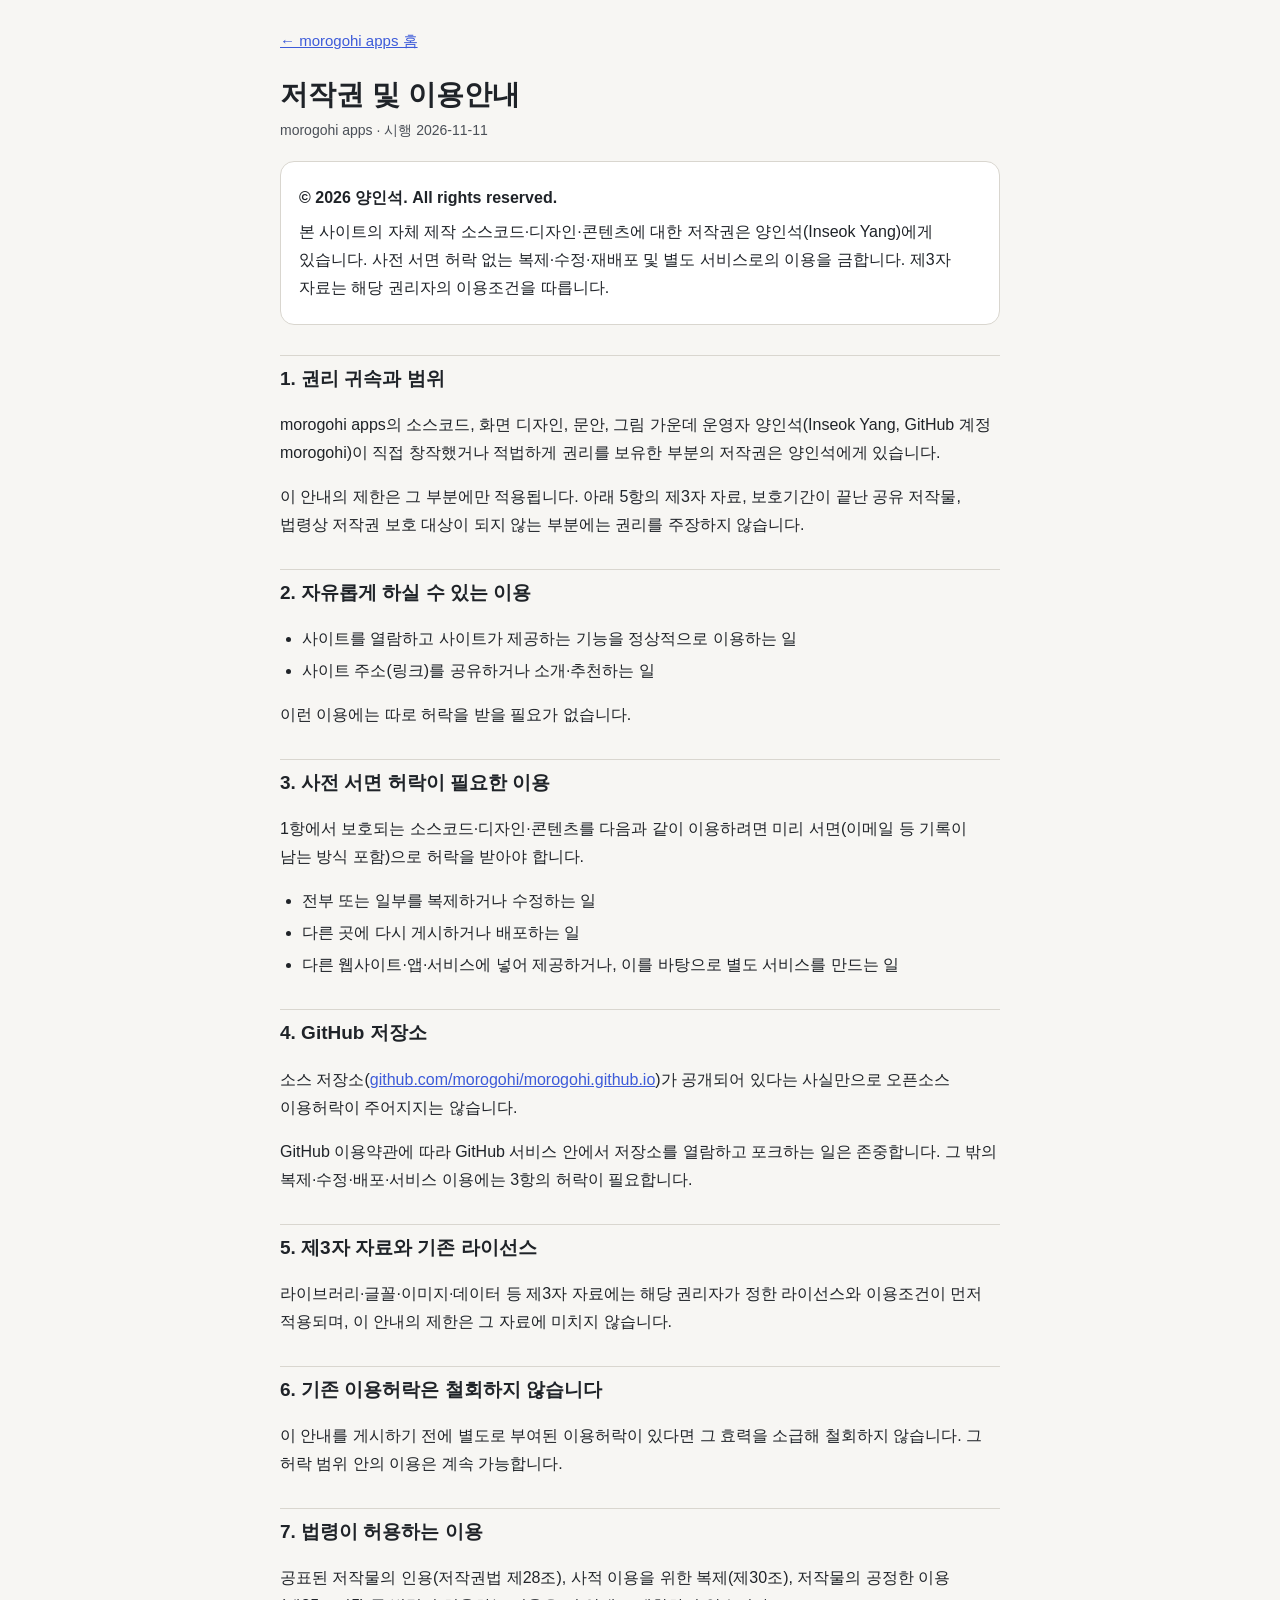
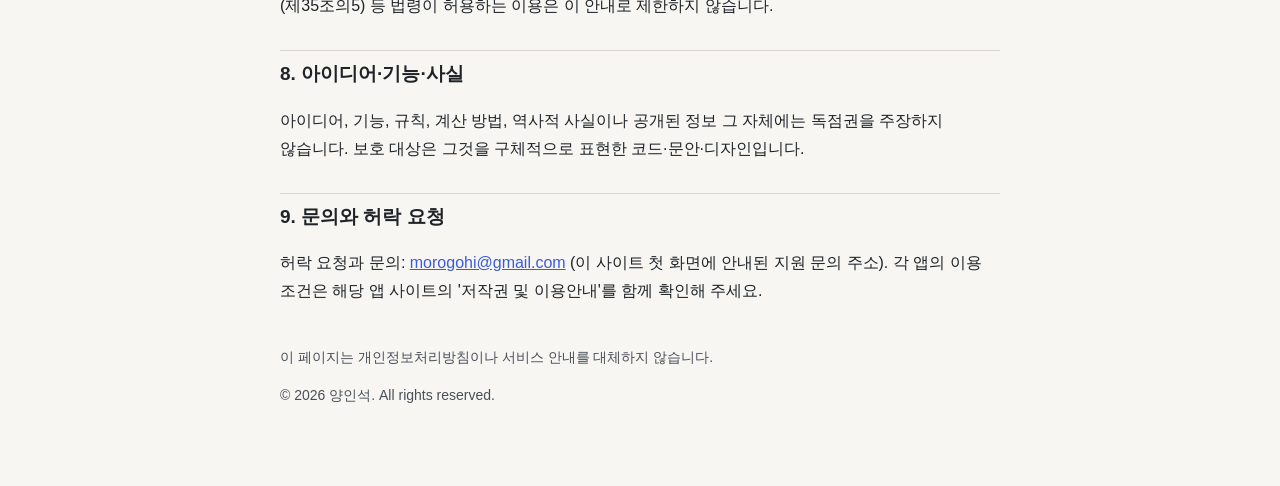
<file: copyright.html>
<!doctype html>
<html lang="ko"><head><meta charset="utf-8">
<meta name="viewport" content="width=device-width, initial-scale=1">
<title>저작권 및 이용안내 — morogohi apps</title>
<meta name="description" content="morogohi apps의 저작권 귀속과 이용 조건 안내">
<meta name="robots" content="index,follow">
<style>
:root{--bg:#f7f6f3;--ink:#1f2328;--ink2:#4a4f57;--line:#d9d6cf;--card:#fff;--ac:#3d5bd9}
@media (prefers-color-scheme:dark){:root{--bg:#16181c;--ink:#ecebe8;--ink2:#b3b0aa;--line:#33363c;--card:#1e2126;--ac:#9cc0ff}}
*{box-sizing:border-box}
body{margin:0;background:var(--bg);color:var(--ink);font-family:-apple-system,BlinkMacSystemFont,"Apple SD Gothic Neo","Noto Sans KR","Malgun Gothic",sans-serif;line-height:1.75;font-size:16px;word-break:keep-all;overflow-wrap:anywhere}
main{max-width:760px;margin:0 auto;padding:28px 20px calc(64px + env(safe-area-inset-bottom))}
nav.top{display:flex;flex-wrap:wrap;gap:6px 16px;font-size:15px}
a{color:var(--ac)}
h1{font-size:28px;line-height:1.35;margin:22px 0 4px}
h2{font-size:19px;margin:30px 0 8px;padding-top:6px;border-top:1px solid var(--line)}
.meta{color:var(--ink2);font-size:14px;margin:0 0 18px}
.box{background:var(--card);border:1px solid var(--line);border-radius:14px;padding:16px 18px;margin:16px 0}
.box p{margin:6px 0}
ul{padding-left:22px} li{margin:4px 0}
.tbl{overflow-x:auto;-webkit-overflow-scrolling:touch}
table{border-collapse:collapse;width:100%;font-size:14.5px;min-width:480px}
th,td{border-bottom:1px solid var(--line);padding:8px 6px;text-align:left;vertical-align:top}
footer{margin-top:40px;color:var(--ink2);font-size:14px}
</style></head><body><main>
<nav class="top" aria-label="사이트 이동"><a href="./">← morogohi apps 홈</a></nav>
<h1>저작권 및 이용안내</h1>
<p class="meta">morogohi apps · 시행 2026-11-11</p>

<div class="box">
<p><b>© 2026 양인석. All rights reserved.</b></p>
<p>본 사이트의 자체 제작 소스코드·디자인·콘텐츠에 대한 저작권은 양인석(Inseok Yang)에게 있습니다. 사전 서면 허락 없는 복제·수정·재배포 및 별도 서비스로의 이용을 금합니다. 제3자 자료는 해당 권리자의 이용조건을 따릅니다.</p>
</div>

<h2>1. 권리 귀속과 범위</h2>
<p>morogohi apps의 소스코드, 화면 디자인, 문안, 그림 가운데 운영자 양인석(Inseok Yang, GitHub 계정 morogohi)이 직접 창작했거나 적법하게 권리를 보유한 부분의 저작권은 양인석에게 있습니다.</p>
<p>이 안내의 제한은 그 부분에만 적용됩니다. 아래 5항의 제3자 자료, 보호기간이 끝난 공유 저작물, 법령상 저작권 보호 대상이 되지 않는 부분에는 권리를 주장하지 않습니다.</p>

<h2>2. 자유롭게 하실 수 있는 이용</h2>
<ul><li>사이트를 열람하고 사이트가 제공하는 기능을 정상적으로 이용하는 일</li><li>사이트 주소(링크)를 공유하거나 소개·추천하는 일</li></ul>
<p>이런 이용에는 따로 허락을 받을 필요가 없습니다.</p>

<h2>3. 사전 서면 허락이 필요한 이용</h2>
<p>1항에서 보호되는 소스코드·디자인·콘텐츠를 다음과 같이 이용하려면 미리 서면(이메일 등 기록이 남는 방식 포함)으로 허락을 받아야 합니다.</p>
<ul>
<li>전부 또는 일부를 복제하거나 수정하는 일</li>
<li>다른 곳에 다시 게시하거나 배포하는 일</li>
<li>다른 웹사이트·앱·서비스에 넣어 제공하거나, 이를 바탕으로 별도 서비스를 만드는 일</li>
</ul>

<h2>4. GitHub 저장소</h2>
<p>소스 저장소(<a href="https://github.com/morogohi/morogohi.github.io">github.com/morogohi/morogohi.github.io</a>)가 공개되어 있다는 사실만으로 오픈소스 이용허락이 주어지지는 않습니다.</p>
<p>GitHub 이용약관에 따라 GitHub 서비스 안에서 저장소를 열람하고 포크하는 일은 존중합니다. 그 밖의 복제·수정·배포·서비스 이용에는 3항의 허락이 필요합니다.</p>


<h2>5. 제3자 자료와 기존 라이선스</h2>
<p>라이브러리·글꼴·이미지·데이터 등 제3자 자료에는 해당 권리자가 정한 라이선스와 이용조건이 먼저 적용되며, 이 안내의 제한은 그 자료에 미치지 않습니다.</p>



<h2>6. 기존 이용허락은 철회하지 않습니다</h2>
<p>이 안내를 게시하기 전에 별도로 부여된 이용허락이 있다면 그 효력을 소급해 철회하지 않습니다. 그 허락 범위 안의 이용은 계속 가능합니다.</p>

<h2>7. 법령이 허용하는 이용</h2>
<p>공표된 저작물의 인용(저작권법 제28조), 사적 이용을 위한 복제(제30조), 저작물의 공정한 이용(제35조의5) 등 법령이 허용하는 이용은 이 안내로 제한하지 않습니다.</p>

<h2>8. 아이디어·기능·사실</h2>
<p>아이디어, 기능, 규칙, 계산 방법, 역사적 사실이나 공개된 정보 그 자체에는 독점권을 주장하지 않습니다. 보호 대상은 그것을 구체적으로 표현한 코드·문안·디자인입니다.</p>

<h2>9. 문의와 허락 요청</h2>
<p>허락 요청과 문의: <a href="mailto:morogohi@gmail.com">morogohi@gmail.com</a> (이 사이트 첫 화면에 안내된 지원 문의 주소). 각 앱의 이용 조건은 해당 앱 사이트의 '저작권 및 이용안내'를 함께 확인해 주세요.</p>

<footer><p>이 페이지는 개인정보처리방침이나 서비스 안내를 대체하지 않습니다.</p>
<p>© 2026 양인석. All rights reserved.</p></footer>
</main></body></html>
</file>
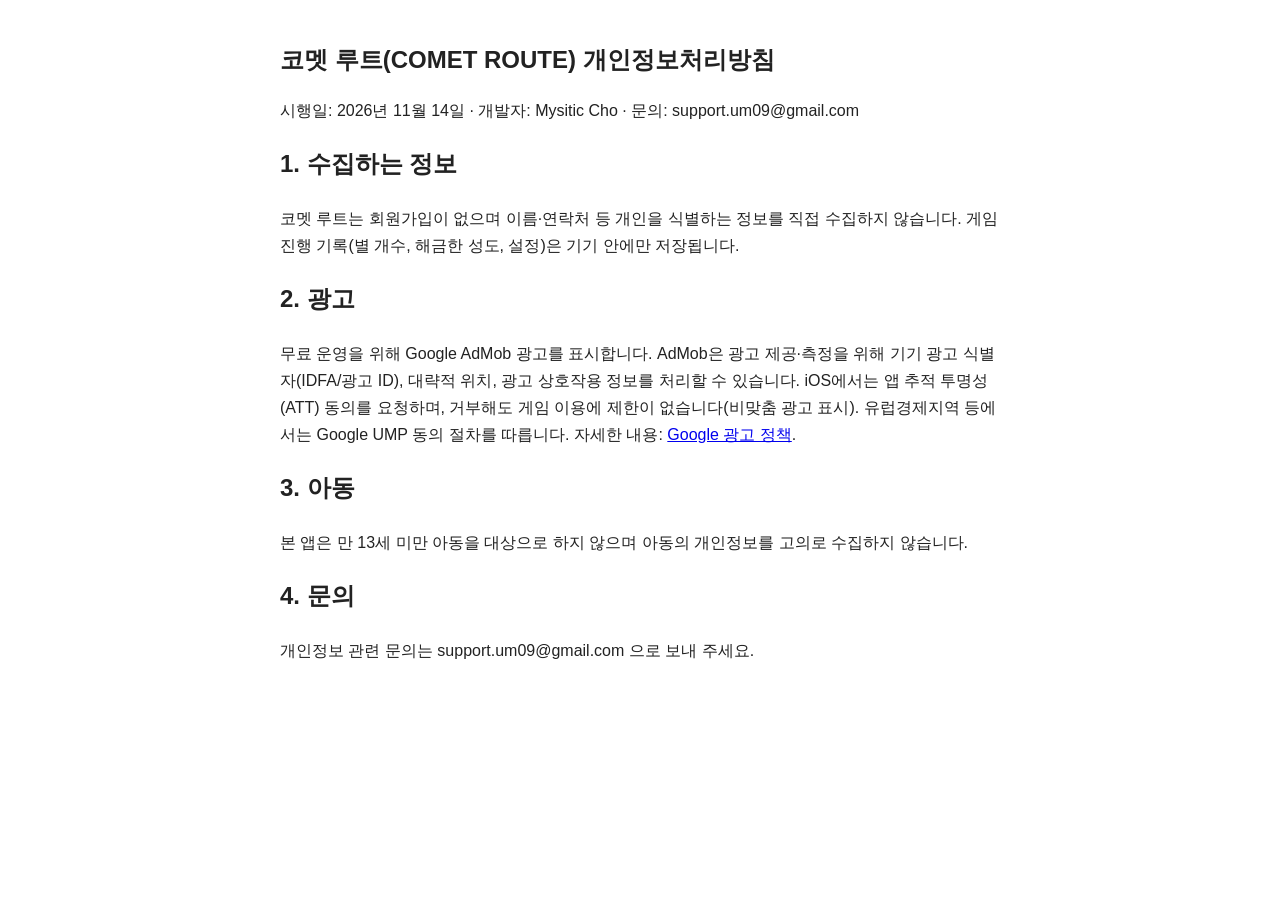
<file: comet-route/privacy-policy.html>
<!DOCTYPE html><html lang="ko"><head><meta charset="utf-8"><meta name="viewport" content="width=device-width,initial-scale=1"><title>코멧 루트 개인정보처리방침</title>
<style>body{font-family:-apple-system,"Apple SD Gothic Neo",sans-serif;max-width:720px;margin:auto;padding:24px;line-height:1.7;color:#222}h1{font-size:24px}</style></head><body>
<h1>코멧 루트(COMET ROUTE) 개인정보처리방침</h1>
<p>시행일: 2026년 11월 14일 · 개발자: Mysitic Cho · 문의: support.um09@gmail.com</p>
<h2>1. 수집하는 정보</h2><p>코멧 루트는 회원가입이 없으며 이름·연락처 등 개인을 식별하는 정보를 직접 수집하지 않습니다. 게임 진행 기록(별 개수, 해금한 성도, 설정)은 기기 안에만 저장됩니다.</p>
<h2>2. 광고</h2><p>무료 운영을 위해 Google AdMob 광고를 표시합니다. AdMob은 광고 제공·측정을 위해 기기 광고 식별자(IDFA/광고 ID), 대략적 위치, 광고 상호작용 정보를 처리할 수 있습니다. iOS에서는 앱 추적 투명성(ATT) 동의를 요청하며, 거부해도 게임 이용에 제한이 없습니다(비맞춤 광고 표시). 유럽경제지역 등에서는 Google UMP 동의 절차를 따릅니다. 자세한 내용: <a href="https://policies.google.com/technologies/ads">Google 광고 정책</a>.</p>
<h2>3. 아동</h2><p>본 앱은 만 13세 미만 아동을 대상으로 하지 않으며 아동의 개인정보를 고의로 수집하지 않습니다.</p>
<h2>4. 문의</h2><p>개인정보 관련 문의는 support.um09@gmail.com 으로 보내 주세요.</p>
</body></html>
</file>
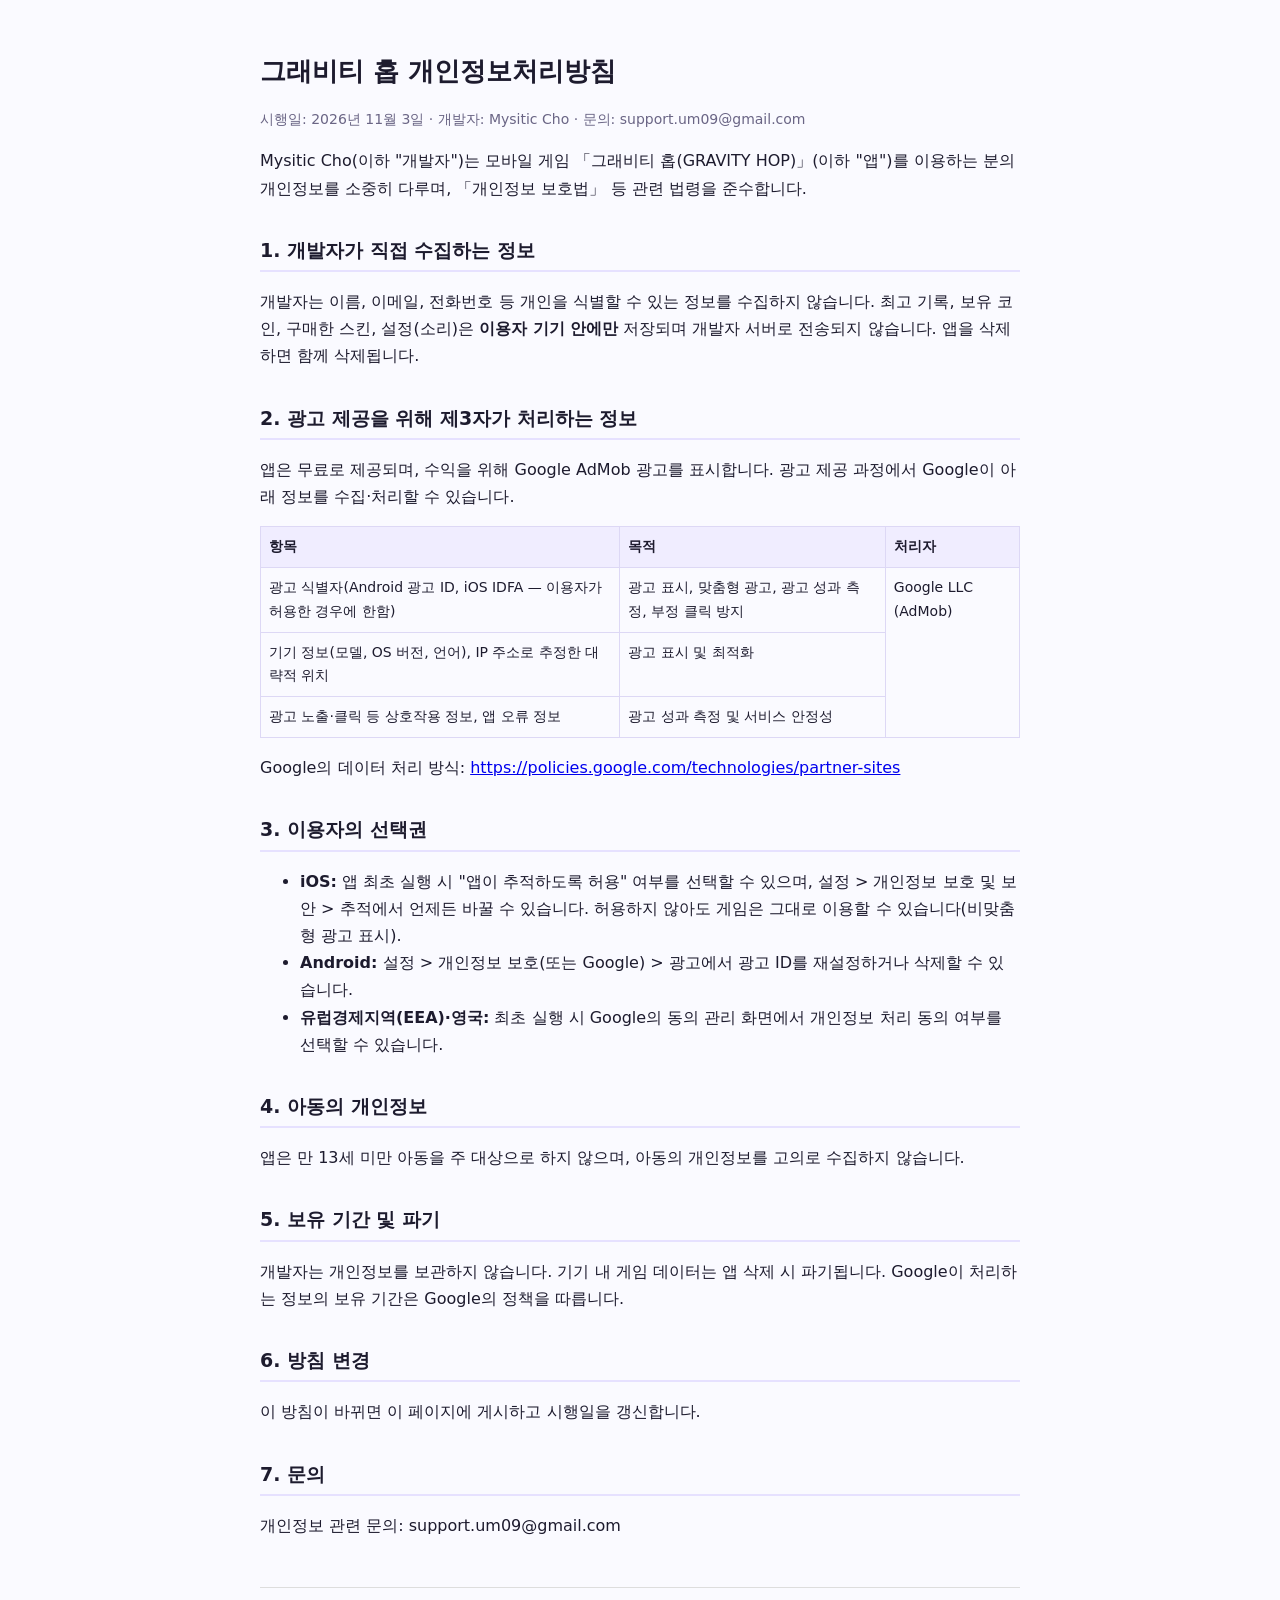
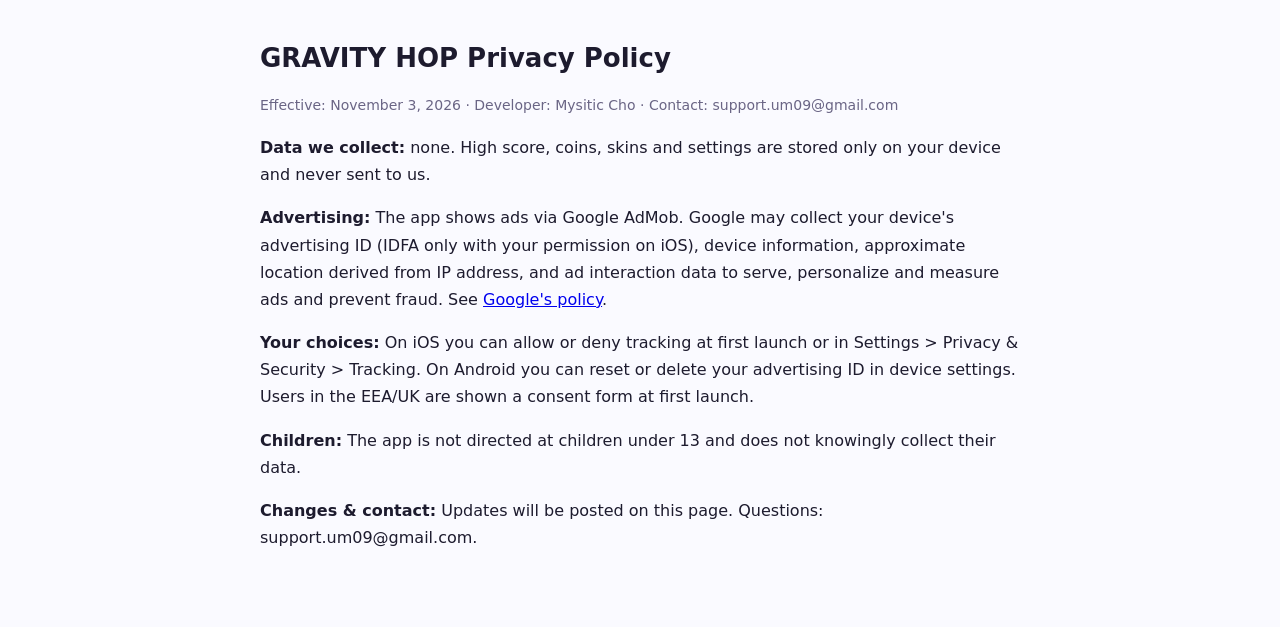
<file: gravity-hop/privacy-policy.html>
<!DOCTYPE html>
<html lang="ko">
<head>
<meta charset="utf-8">
<meta name="viewport" content="width=device-width,initial-scale=1">
<title>그래비티 홉 개인정보처리방침 · GRAVITY HOP Privacy Policy</title>
<style>
  body{font-family:system-ui,-apple-system,'Apple SD Gothic Neo','Malgun Gothic',sans-serif;max-width:760px;margin:0 auto;padding:32px 20px 60px;line-height:1.7;color:#1d1b2e;background:#fafaff}
  h1{font-size:26px;margin-bottom:4px} h2{font-size:19px;margin-top:32px;border-bottom:2px solid #e6e1ff;padding-bottom:4px}
  .meta{color:#6a6585;font-size:14px} table{border-collapse:collapse;width:100%;font-size:14px} td,th{border:1px solid #ddd8f5;padding:8px;text-align:left;vertical-align:top} th{background:#f0edff}
  hr{margin:48px 0;border:0;border-top:1px solid #ddd}
</style>
</head>
<body>
<!-- 출시 전: Mysitic Cho, support.um09@gmail.com, 시행일을 실제 값으로 바꾸세요. -->
<h1>그래비티 홉 개인정보처리방침</h1>
<p class="meta">시행일: 2026년 11월 3일 · 개발자: Mysitic Cho · 문의: support.um09@gmail.com</p>

<p>Mysitic Cho(이하 "개발자")는 모바일 게임 「그래비티 홉(GRAVITY HOP)」(이하 "앱")를 이용하는 분의 개인정보를 소중히 다루며, 「개인정보 보호법」 등 관련 법령을 준수합니다.</p>

<h2>1. 개발자가 직접 수집하는 정보</h2>
<p>개발자는 이름, 이메일, 전화번호 등 개인을 식별할 수 있는 정보를 수집하지 않습니다. 최고 기록, 보유 코인, 구매한 스킨, 설정(소리)은 <b>이용자 기기 안에만</b> 저장되며 개발자 서버로 전송되지 않습니다. 앱을 삭제하면 함께 삭제됩니다.</p>

<h2>2. 광고 제공을 위해 제3자가 처리하는 정보</h2>
<p>앱은 무료로 제공되며, 수익을 위해 Google AdMob 광고를 표시합니다. 광고 제공 과정에서 Google이 아래 정보를 수집·처리할 수 있습니다.</p>
<table>
  <tr><th>항목</th><th>목적</th><th>처리자</th></tr>
  <tr><td>광고 식별자(Android 광고 ID, iOS IDFA — 이용자가 허용한 경우에 한함)</td><td>광고 표시, 맞춤형 광고, 광고 성과 측정, 부정 클릭 방지</td><td rowspan="3">Google LLC (AdMob)</td></tr>
  <tr><td>기기 정보(모델, OS 버전, 언어), IP 주소로 추정한 대략적 위치</td><td>광고 표시 및 최적화</td></tr>
  <tr><td>광고 노출·클릭 등 상호작용 정보, 앱 오류 정보</td><td>광고 성과 측정 및 서비스 안정성</td></tr>
</table>
<p>Google의 데이터 처리 방식: <a href="https://policies.google.com/technologies/partner-sites">https://policies.google.com/technologies/partner-sites</a></p>

<h2>3. 이용자의 선택권</h2>
<ul>
  <li><b>iOS:</b> 앱 최초 실행 시 "앱이 추적하도록 허용" 여부를 선택할 수 있으며, 설정 &gt; 개인정보 보호 및 보안 &gt; 추적에서 언제든 바꿀 수 있습니다. 허용하지 않아도 게임은 그대로 이용할 수 있습니다(비맞춤형 광고 표시).</li>
  <li><b>Android:</b> 설정 &gt; 개인정보 보호(또는 Google) &gt; 광고에서 광고 ID를 재설정하거나 삭제할 수 있습니다.</li>
  <li><b>유럽경제지역(EEA)·영국:</b> 최초 실행 시 Google의 동의 관리 화면에서 개인정보 처리 동의 여부를 선택할 수 있습니다.</li>
</ul>

<h2>4. 아동의 개인정보</h2>
<p>앱은 만 13세 미만 아동을 주 대상으로 하지 않으며, 아동의 개인정보를 고의로 수집하지 않습니다.</p>

<h2>5. 보유 기간 및 파기</h2>
<p>개발자는 개인정보를 보관하지 않습니다. 기기 내 게임 데이터는 앱 삭제 시 파기됩니다. Google이 처리하는 정보의 보유 기간은 Google의 정책을 따릅니다.</p>

<h2>6. 방침 변경</h2>
<p>이 방침이 바뀌면 이 페이지에 게시하고 시행일을 갱신합니다.</p>

<h2>7. 문의</h2>
<p>개인정보 관련 문의: support.um09@gmail.com</p>

<hr>

<h1>GRAVITY HOP Privacy Policy</h1>
<p class="meta">Effective: November 3, 2026 · Developer: Mysitic Cho · Contact: support.um09@gmail.com</p>
<p><b>Data we collect:</b> none. High score, coins, skins and settings are stored only on your device and never sent to us.</p>
<p><b>Advertising:</b> The app shows ads via Google AdMob. Google may collect your device's advertising ID (IDFA only with your permission on iOS), device information, approximate location derived from IP address, and ad interaction data to serve, personalize and measure ads and prevent fraud. See <a href="https://policies.google.com/technologies/partner-sites">Google's policy</a>.</p>
<p><b>Your choices:</b> On iOS you can allow or deny tracking at first launch or in Settings &gt; Privacy &amp; Security &gt; Tracking. On Android you can reset or delete your advertising ID in device settings. Users in the EEA/UK are shown a consent form at first launch.</p>
<p><b>Children:</b> The app is not directed at children under 13 and does not knowingly collect their data.</p>
<p><b>Changes &amp; contact:</b> Updates will be posted on this page. Questions: support.um09@gmail.com.</p>
</body>
</html>
</file>
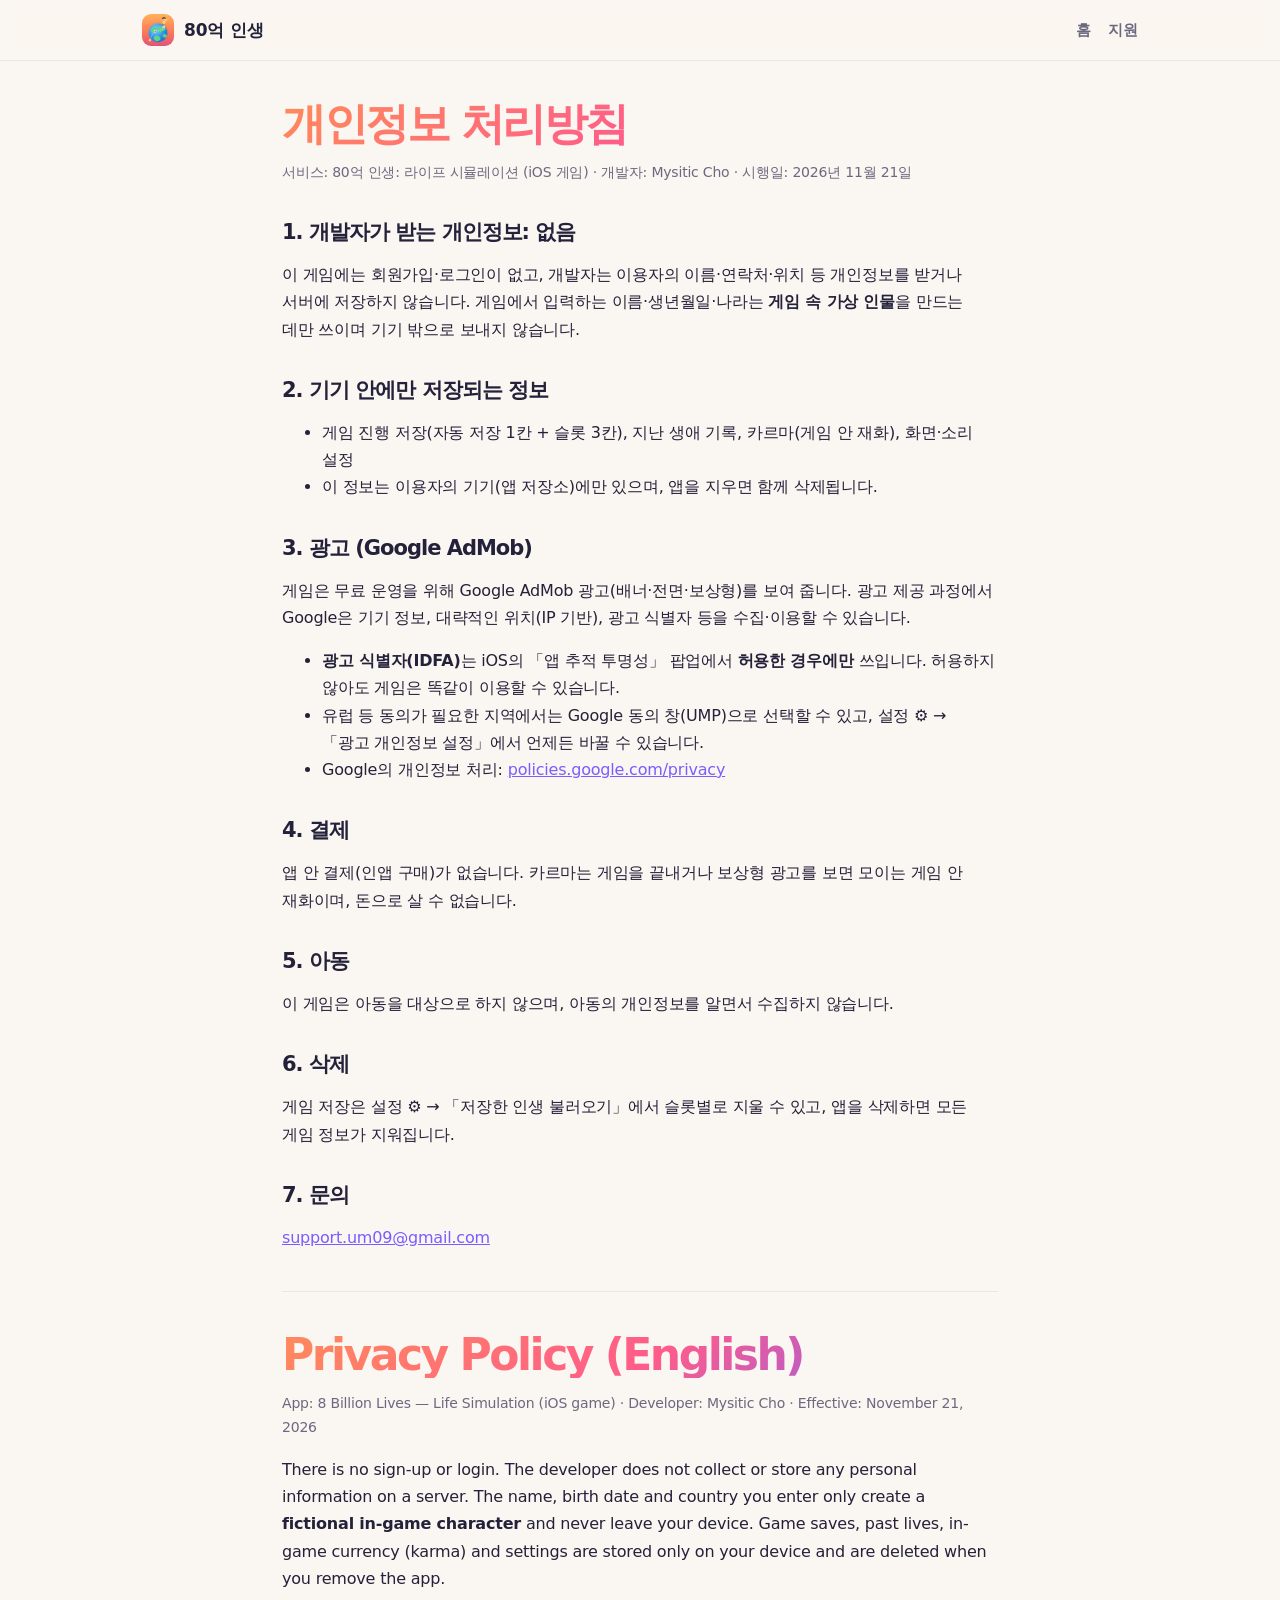
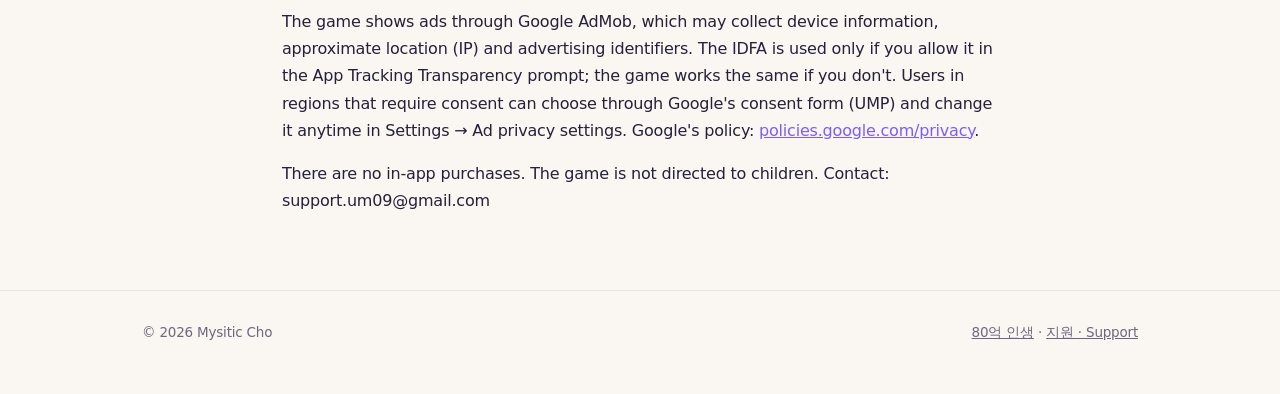
<file: life8b/privacy.html>
<!doctype html>
<html lang="ko">
<head>
<meta charset="utf-8">
<meta name="viewport" content="width=device-width, initial-scale=1, viewport-fit=cover">
<title>개인정보 처리방침 · Privacy Policy — 80억 인생</title>
<link rel="icon" href="img/favicon.png">
<link rel="stylesheet" href="style.css">
</head>
<body>
<header class="nav"><div class="wrap">
  <a class="logo" href="./"><img src="img/apple-touch-icon.png" alt="">80억 인생</a>
  <nav><a href="./">홈</a><a href="support.html">지원</a></nav>
</div></header>
<main class="doc">
<h1>개인정보 처리방침</h1>
<p class="meta">서비스: 80억 인생: 라이프 시뮬레이션 (iOS 게임) · 개발자: Mysitic Cho · 시행일: 2026년 11월 21일</p>

<h2>1. 개발자가 받는 개인정보: 없음</h2>
<p>이 게임에는 회원가입·로그인이 없고, 개발자는 이용자의 이름·연락처·위치 등 개인정보를 받거나 서버에 저장하지 않습니다.
게임에서 입력하는 이름·생년월일·나라는 <b>게임 속 가상 인물</b>을 만드는 데만 쓰이며 기기 밖으로 보내지 않습니다.</p>

<h2>2. 기기 안에만 저장되는 정보</h2>
<ul>
  <li>게임 진행 저장(자동 저장 1칸 + 슬롯 3칸), 지난 생애 기록, 카르마(게임 안 재화), 화면·소리 설정</li>
  <li>이 정보는 이용자의 기기(앱 저장소)에만 있으며, 앱을 지우면 함께 삭제됩니다.</li>
</ul>

<h2>3. 광고 (Google AdMob)</h2>
<p>게임은 무료 운영을 위해 Google AdMob 광고(배너·전면·보상형)를 보여 줍니다. 광고 제공 과정에서 Google은 기기 정보, 대략적인 위치(IP 기반),
광고 식별자 등을 수집·이용할 수 있습니다.</p>
<ul>
  <li><b>광고 식별자(IDFA)</b>는 iOS의 「앱 추적 투명성」 팝업에서 <b>허용한 경우에만</b> 쓰입니다. 허용하지 않아도 게임은 똑같이 이용할 수 있습니다.</li>
  <li>유럽 등 동의가 필요한 지역에서는 Google 동의 창(UMP)으로 선택할 수 있고, 설정 ⚙️ → 「광고 개인정보 설정」에서 언제든 바꿀 수 있습니다.</li>
  <li>Google의 개인정보 처리: <a href="https://policies.google.com/privacy">policies.google.com/privacy</a></li>
</ul>

<h2>4. 결제</h2>
<p>앱 안 결제(인앱 구매)가 없습니다. 카르마는 게임을 끝내거나 보상형 광고를 보면 모이는 게임 안 재화이며, 돈으로 살 수 없습니다.</p>

<h2>5. 아동</h2>
<p>이 게임은 아동을 대상으로 하지 않으며, 아동의 개인정보를 알면서 수집하지 않습니다.</p>

<h2>6. 삭제</h2>
<p>게임 저장은 설정 ⚙️ → 「저장한 인생 불러오기」에서 슬롯별로 지울 수 있고, 앱을 삭제하면 모든 게임 정보가 지워집니다.</p>

<h2>7. 문의</h2>
<p><a href="mailto:support.um09@gmail.com">support.um09@gmail.com</a></p>

<hr>
<h1>Privacy Policy (English)</h1>
<p class="meta">App: 8 Billion Lives — Life Simulation (iOS game) · Developer: Mysitic Cho · Effective: November 21, 2026</p>
<p>There is no sign-up or login. The developer does not collect or store any personal information on a server. The name, birth date and country you enter
only create a <b>fictional in-game character</b> and never leave your device. Game saves, past lives, in-game currency (karma) and settings are stored only
on your device and are deleted when you remove the app.</p>
<p>The game shows ads through Google AdMob, which may collect device information, approximate location (IP) and advertising identifiers. The IDFA is used
only if you allow it in the App Tracking Transparency prompt; the game works the same if you don't. Users in regions that require consent can choose through
Google's consent form (UMP) and change it anytime in Settings → Ad privacy settings. Google's policy: <a href="https://policies.google.com/privacy">policies.google.com/privacy</a>.</p>
<p>There are no in-app purchases. The game is not directed to children. Contact: support.um09@gmail.com</p>
</main>
<footer><div class="wrap">
  <span>© 2026 Mysitic Cho</span>
  <span><a href="./">80억 인생</a> · <a href="support.html">지원 · Support</a></span>
</div></footer>
</body>
</html>
</file>
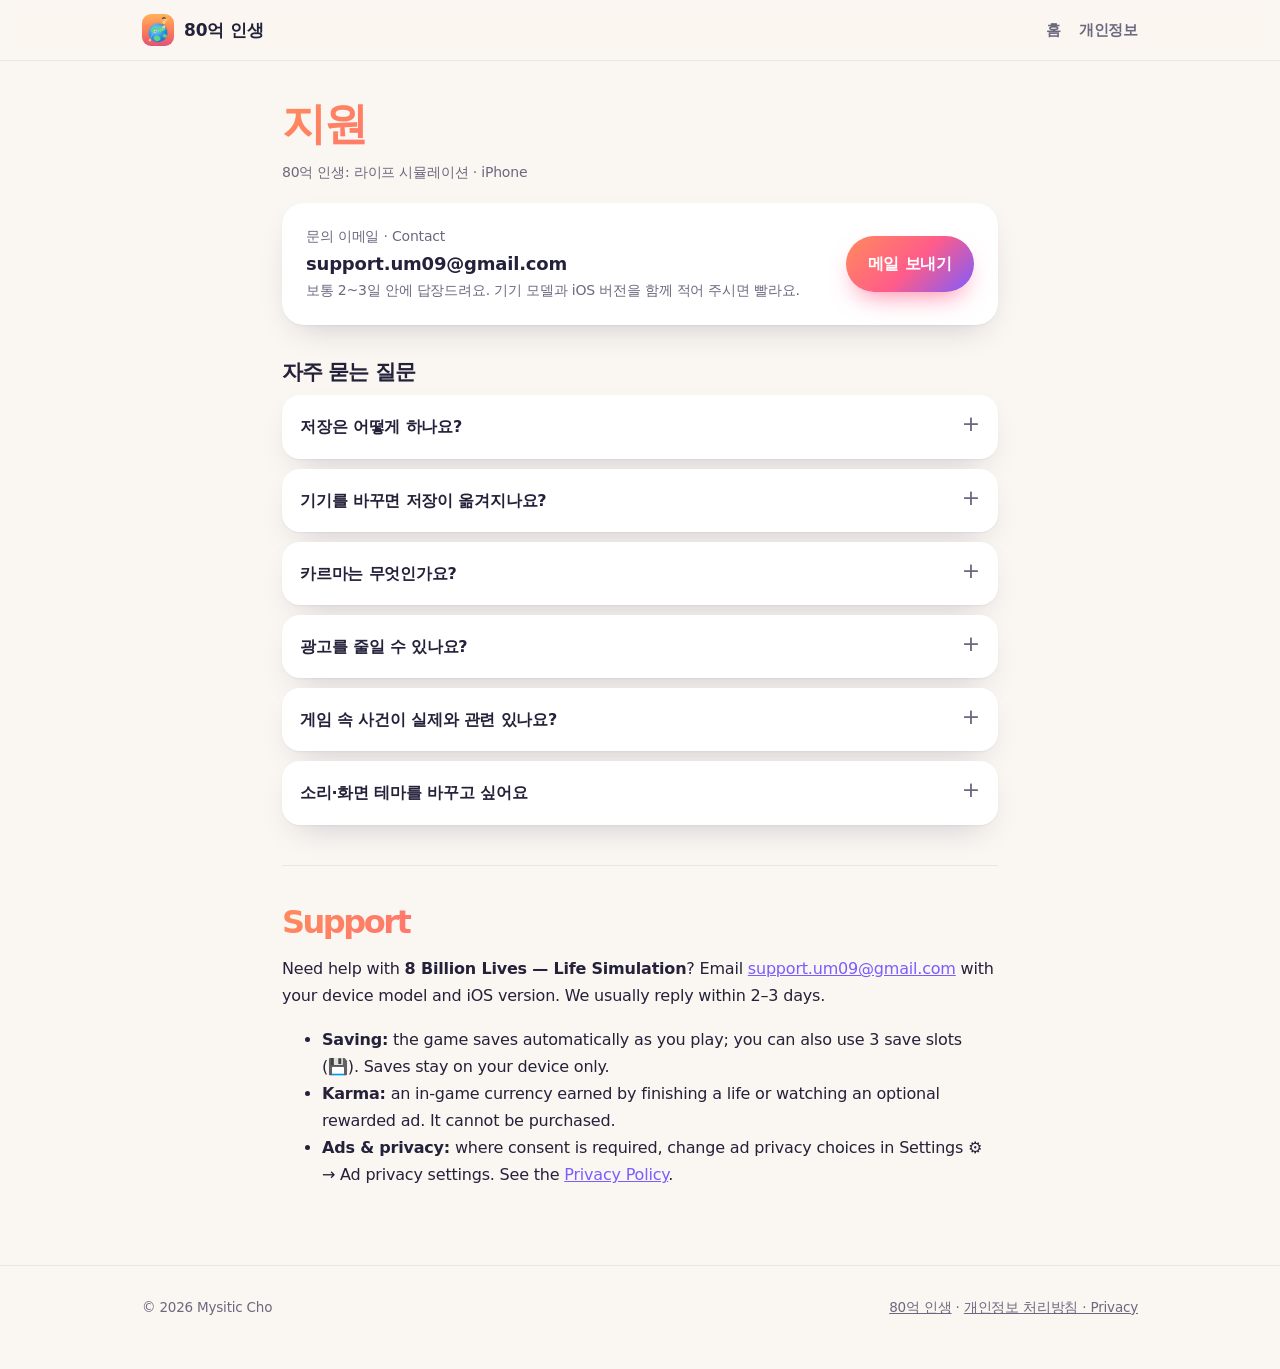
<file: life8b/support.html>
<!doctype html>
<html lang="ko">
<head>
<meta charset="utf-8">
<meta name="viewport" content="width=device-width, initial-scale=1, viewport-fit=cover">
<title>지원 · Support — 80억 인생</title>
<meta name="description" content="80억 인생: 라이프 시뮬레이션 고객 지원 — 자주 묻는 질문과 문의 방법">
<link rel="icon" href="img/favicon.png">
<link rel="apple-touch-icon" href="img/apple-touch-icon.png">
<link rel="stylesheet" href="style.css">
</head>
<body>
<header class="nav"><div class="wrap">
  <a class="logo" href="./"><img src="img/apple-touch-icon.png" alt="">80억 인생</a>
  <nav><a href="./">홈</a><a href="privacy.html">개인정보</a></nav>
</div></header>

<main class="doc">
  <h1>지원</h1>
  <p class="meta">80억 인생: 라이프 시뮬레이션 · iPhone</p>

  <div class="panel contact">
    <div><div class="meta">문의 이메일 · Contact</div><b>support.um09@gmail.com</b><div class="meta">보통 2~3일 안에 답장드려요. 기기 모델과 iOS 버전을 함께 적어 주시면 빨라요.</div></div>
    <a class="btn pri" href="mailto:support.um09@gmail.com?subject=%5B80%EC%96%B5%20%EC%9D%B8%EC%83%9D%5D%20%EB%AC%B8%EC%9D%98">메일 보내기</a>
  </div>

  <h2>자주 묻는 질문</h2>
  <details><summary>저장은 어떻게 하나요?</summary><p>진행하는 동안 자동으로 저장되고, 앱을 닫을 때도 저장돼요. 게임 화면의 💾 버튼으로 슬롯 3칸에 따로 저장할 수 있고, 첫 화면의 「이어하기」나 설정 ⚙️ → 「저장한 인생 불러오기」로 이어서 할 수 있어요.</p></details>
  <details><summary>기기를 바꾸면 저장이 옮겨지나요?</summary><p>로그인이 없는 게임이라 저장은 그 기기 안에만 있어요. 앱을 지우면 저장도 함께 지워지니 주의해 주세요.</p></details>
  <details><summary>카르마는 무엇인가요?</summary><p>게임 안 재화예요. 인생을 끝내거나 보상형 광고를 보면 모이고, 「다시 태어나기」나 출생 조건 고르기에 쓸 수 있어요. 돈으로 살 수는 없어요.</p></details>
  <details><summary>광고를 줄일 수 있나요?</summary><p>하단 배너와 가끔 나오는 광고로 무료 운영하고 있어요. 보상형 광고는 원할 때만 보면 돼요. 동의가 필요한 지역에서는 설정 ⚙️ → 「광고 개인정보 설정」에서 선택을 바꿀 수 있어요.</p></details>
  <details><summary>게임 속 사건이 실제와 관련 있나요?</summary><p>배경이 되는 시대 변화(인터넷, 스마트폰, 금융위기 등)는 실제 세계사를 참고했지만, 게임 속 인물과 개인적인 사건은 모두 가상이에요.</p></details>
  <details><summary>소리·화면 테마를 바꾸고 싶어요</summary><p>설정 ⚙️에서 화면(밝게·어둡게·기기 설정)을 고르고, 효과음과 배경음악을 켜고 끌 수 있어요.</p></details>

  <hr>
  <section lang="en" style="padding:0">
    <h1 style="font-size:32px">Support</h1>
    <p>Need help with <b>8 Billion Lives — Life Simulation</b>? Email <a href="mailto:support.um09@gmail.com">support.um09@gmail.com</a>
    with your device model and iOS version. We usually reply within 2–3 days.</p>
    <ul>
      <li><b>Saving:</b> the game saves automatically as you play; you can also use 3 save slots (💾). Saves stay on your device only.</li>
      <li><b>Karma:</b> an in-game currency earned by finishing a life or watching an optional rewarded ad. It cannot be purchased.</li>
      <li><b>Ads &amp; privacy:</b> where consent is required, change ad privacy choices in Settings ⚙️ → Ad privacy settings. See the <a href="privacy.html">Privacy Policy</a>.</li>
    </ul>
  </section>
</main>

<footer><div class="wrap">
  <span>© 2026 Mysitic Cho</span>
  <span><a href="./">80억 인생</a> · <a href="privacy.html">개인정보 처리방침 · Privacy</a></span>
</div></footer>
</body>
</html>
</file>
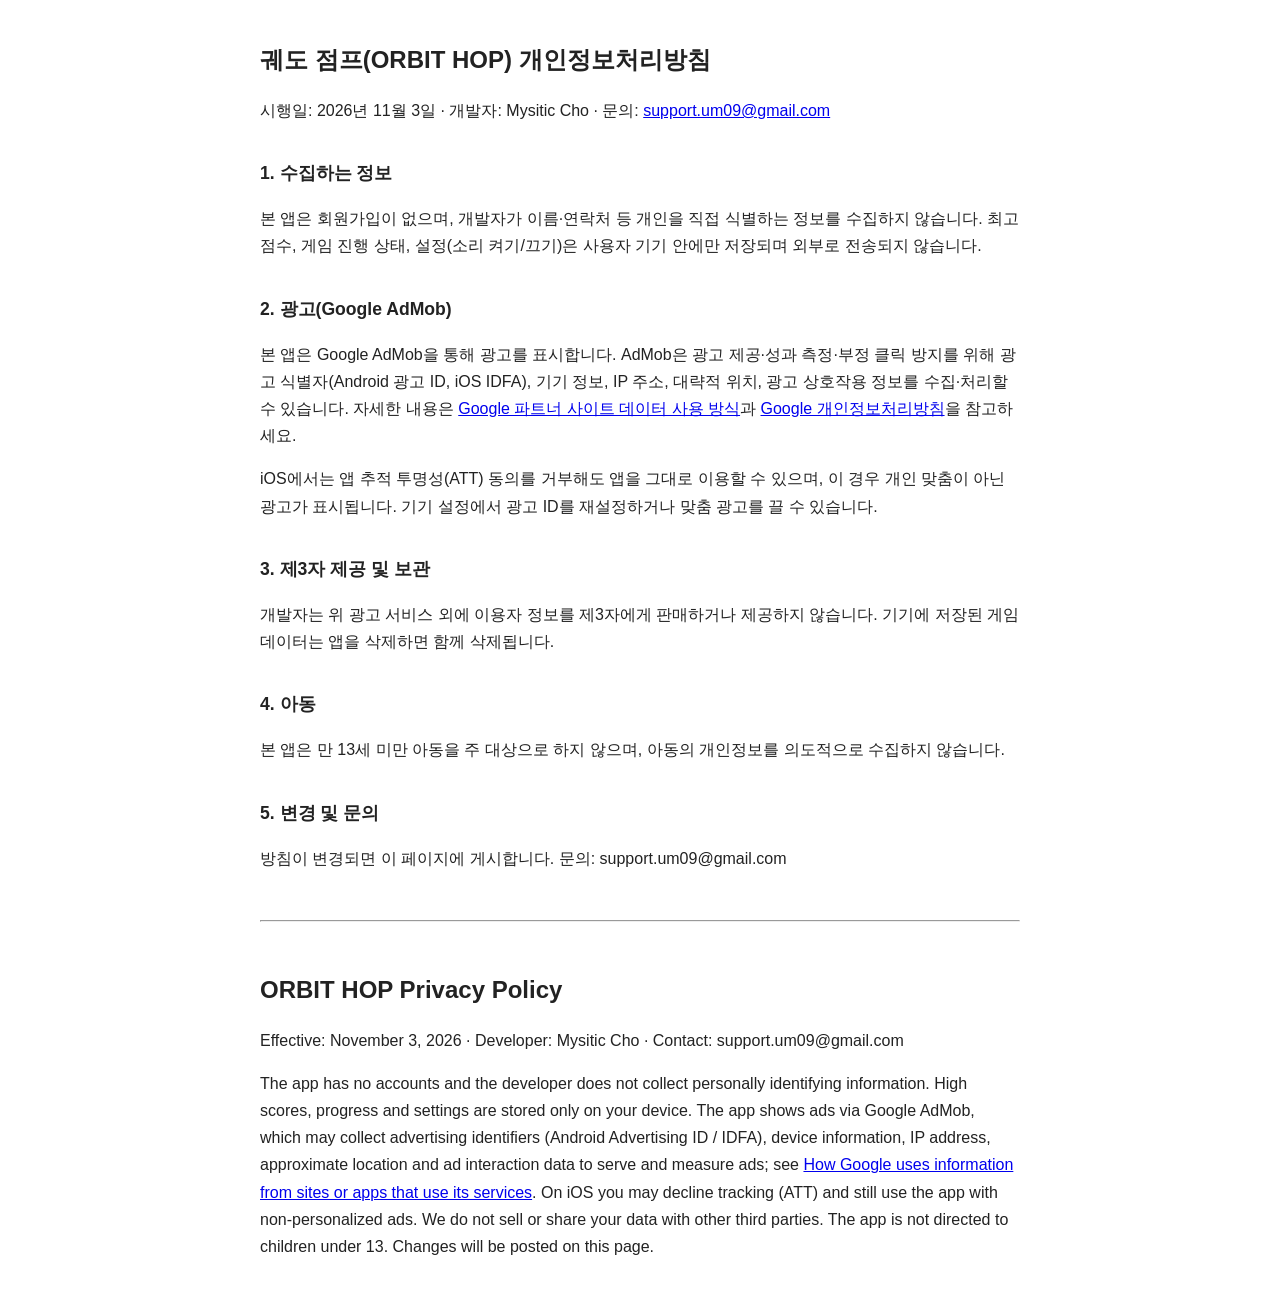
<file: orbithop/privacy-policy.html>
<!doctype html>
<html lang="ko">
<head>
<meta charset="utf-8">
<meta name="viewport" content="width=device-width, initial-scale=1">
<title>ORBIT HOP 개인정보처리방침</title>
<style>
body{font-family:-apple-system,"Noto Sans KR",sans-serif;max-width:760px;margin:0 auto;padding:24px 16px;line-height:1.7;color:#222;background:#fff}
h1{font-size:1.5rem}h2{font-size:1.1rem;margin-top:2em}hr{margin:3em 0}
</style>
</head>
<body>
<h1>궤도 점프(ORBIT HOP) 개인정보처리방침</h1>
<p>시행일: 2026년 11월 3일 · 개발자: Mysitic Cho · 문의: <a href="mailto:support.um09@gmail.com">support.um09@gmail.com</a></p>

<h2>1. 수집하는 정보</h2>
<p>본 앱은 회원가입이 없으며, 개발자가 이름·연락처 등 개인을 직접 식별하는 정보를 수집하지 않습니다. 최고 점수, 게임 진행 상태, 설정(소리 켜기/끄기)은 사용자 기기 안에만 저장되며 외부로 전송되지 않습니다.</p>

<h2>2. 광고(Google AdMob)</h2>
<p>본 앱은 Google AdMob을 통해 광고를 표시합니다. AdMob은 광고 제공·성과 측정·부정 클릭 방지를 위해 광고 식별자(Android 광고 ID, iOS IDFA), 기기 정보, IP 주소, 대략적 위치, 광고 상호작용 정보를 수집·처리할 수 있습니다. 자세한 내용은 <a href="https://policies.google.com/technologies/partner-sites">Google 파트너 사이트 데이터 사용 방식</a>과 <a href="https://policies.google.com/privacy">Google 개인정보처리방침</a>을 참고하세요.</p>
<p>iOS에서는 앱 추적 투명성(ATT) 동의를 거부해도 앱을 그대로 이용할 수 있으며, 이 경우 개인 맞춤이 아닌 광고가 표시됩니다. 기기 설정에서 광고 ID를 재설정하거나 맞춤 광고를 끌 수 있습니다.</p>

<h2>3. 제3자 제공 및 보관</h2>
<p>개발자는 위 광고 서비스 외에 이용자 정보를 제3자에게 판매하거나 제공하지 않습니다. 기기에 저장된 게임 데이터는 앱을 삭제하면 함께 삭제됩니다.</p>

<h2>4. 아동</h2>
<p>본 앱은 만 13세 미만 아동을 주 대상으로 하지 않으며, 아동의 개인정보를 의도적으로 수집하지 않습니다.</p>

<h2>5. 변경 및 문의</h2>
<p>방침이 변경되면 이 페이지에 게시합니다. 문의: support.um09@gmail.com</p>

<hr>
<h1>ORBIT HOP Privacy Policy</h1>
<p>Effective: November 3, 2026 · Developer: Mysitic Cho · Contact: support.um09@gmail.com</p>
<p>The app has no accounts and the developer does not collect personally identifying information. High scores, progress and settings are stored only on your device. The app shows ads via Google AdMob, which may collect advertising identifiers (Android Advertising ID / IDFA), device information, IP address, approximate location and ad interaction data to serve and measure ads; see <a href="https://policies.google.com/technologies/partner-sites">How Google uses information from sites or apps that use its services</a>. On iOS you may decline tracking (ATT) and still use the app with non‑personalized ads. We do not sell or share your data with other third parties. The app is not directed to children under 13. Changes will be posted on this page.</p>
</body>
</html>
</file>
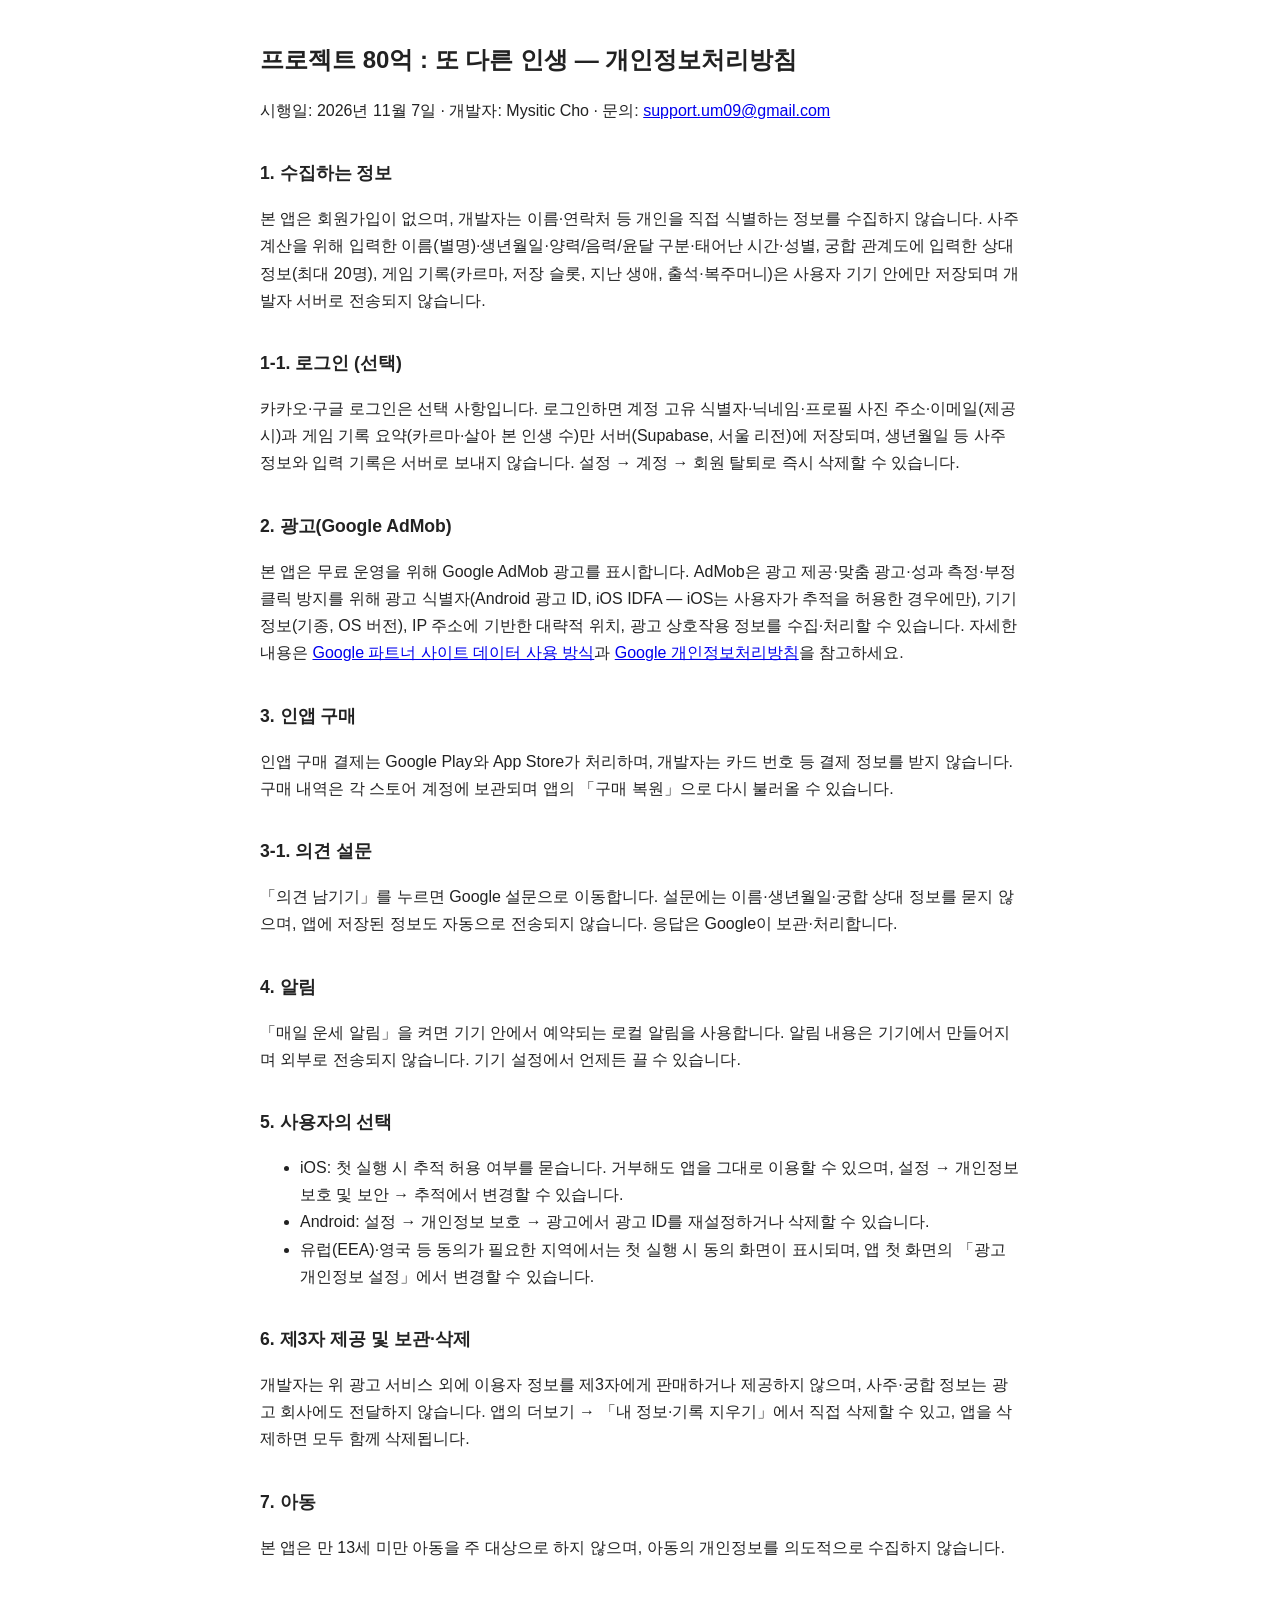
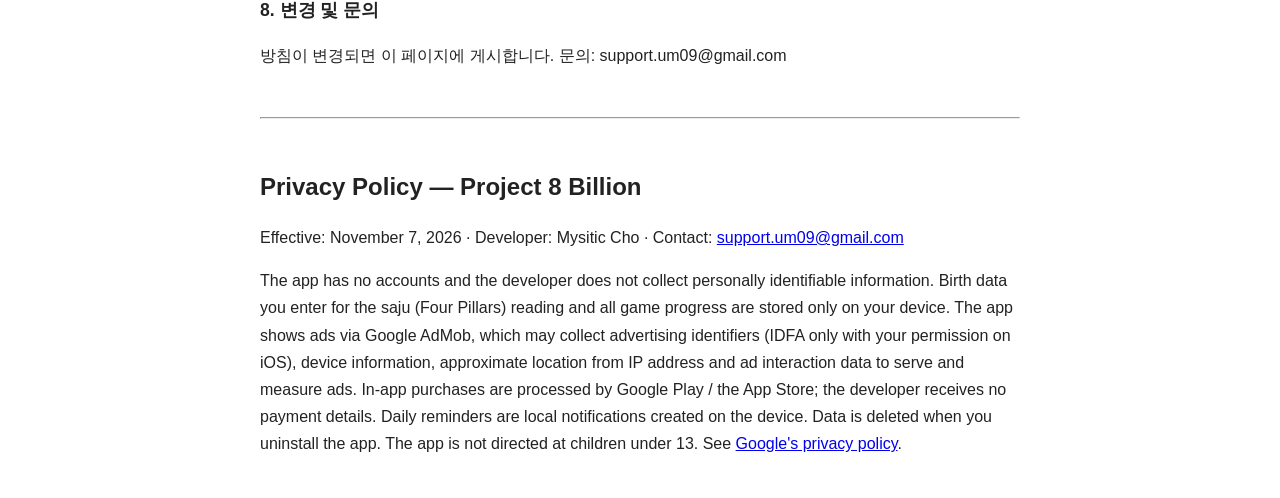
<file: project8b/privacy-policy.html>
<!doctype html>
<html lang="ko">
<head>
<meta charset="utf-8">
<meta name="viewport" content="width=device-width, initial-scale=1">
<title>프로젝트 80억 개인정보처리방침</title>
<style>body{font-family:-apple-system,"Noto Sans KR",sans-serif;max-width:760px;margin:0 auto;padding:24px 16px;line-height:1.7;color:#222;background:#fff}h1{font-size:1.5rem}h2{font-size:1.1rem;margin-top:2em}hr{margin:3em 0}</style>
</head>
<body>
<h1>프로젝트 80억 : 또 다른 인생 — 개인정보처리방침</h1>
<p>시행일: 2026년 11월 7일 · 개발자: Mysitic Cho · 문의: <a href="mailto:support.um09@gmail.com">support.um09@gmail.com</a></p>

<h2>1. 수집하는 정보</h2>
<p>본 앱은 회원가입이 없으며, 개발자는 이름·연락처 등 개인을 직접 식별하는 정보를 수집하지 않습니다. 사주 계산을 위해 입력한 이름(별명)·생년월일·양력/음력/윤달 구분·태어난 시간·성별, 궁합 관계도에 입력한 상대 정보(최대 20명), 게임 기록(카르마, 저장 슬롯, 지난 생애, 출석·복주머니)은 사용자 기기 안에만 저장되며 개발자 서버로 전송되지 않습니다.</p>

<h2>1-1. 로그인 (선택)</h2>
<p>카카오·구글 로그인은 선택 사항입니다. 로그인하면 계정 고유 식별자·닉네임·프로필 사진 주소·이메일(제공 시)과 게임 기록 요약(카르마·살아 본 인생 수)만 서버(Supabase, 서울 리전)에 저장되며, 생년월일 등 사주 정보와 입력 기록은 서버로 보내지 않습니다. 설정 → 계정 → 회원 탈퇴로 즉시 삭제할 수 있습니다.</p>

<h2>2. 광고(Google AdMob)</h2>
<p>본 앱은 무료 운영을 위해 Google AdMob 광고를 표시합니다. AdMob은 광고 제공·맞춤 광고·성과 측정·부정 클릭 방지를 위해 광고 식별자(Android 광고 ID, iOS IDFA — iOS는 사용자가 추적을 허용한 경우에만), 기기 정보(기종, OS 버전), IP 주소에 기반한 대략적 위치, 광고 상호작용 정보를 수집·처리할 수 있습니다. 자세한 내용은 <a href="https://policies.google.com/technologies/partner-sites">Google 파트너 사이트 데이터 사용 방식</a>과 <a href="https://policies.google.com/privacy">Google 개인정보처리방침</a>을 참고하세요.</p>

<h2>3. 인앱 구매</h2>
<p>인앱 구매 결제는 Google Play와 App Store가 처리하며, 개발자는 카드 번호 등 결제 정보를 받지 않습니다. 구매 내역은 각 스토어 계정에 보관되며 앱의 「구매 복원」으로 다시 불러올 수 있습니다.</p>

<h2>3-1. 의견 설문</h2>
<p>「의견 남기기」를 누르면 Google 설문으로 이동합니다. 설문에는 이름·생년월일·궁합 상대 정보를 묻지 않으며, 앱에 저장된 정보도 자동으로 전송되지 않습니다. 응답은 Google이 보관·처리합니다.</p>

<h2>4. 알림</h2>
<p>「매일 운세 알림」을 켜면 기기 안에서 예약되는 로컬 알림을 사용합니다. 알림 내용은 기기에서 만들어지며 외부로 전송되지 않습니다. 기기 설정에서 언제든 끌 수 있습니다.</p>

<h2>5. 사용자의 선택</h2>
<ul>
<li>iOS: 첫 실행 시 추적 허용 여부를 묻습니다. 거부해도 앱을 그대로 이용할 수 있으며, 설정 → 개인정보 보호 및 보안 → 추적에서 변경할 수 있습니다.</li>
<li>Android: 설정 → 개인정보 보호 → 광고에서 광고 ID를 재설정하거나 삭제할 수 있습니다.</li>
<li>유럽(EEA)·영국 등 동의가 필요한 지역에서는 첫 실행 시 동의 화면이 표시되며, 앱 첫 화면의 「광고 개인정보 설정」에서 변경할 수 있습니다.</li>
</ul>

<h2>6. 제3자 제공 및 보관·삭제</h2>
<p>개발자는 위 광고 서비스 외에 이용자 정보를 제3자에게 판매하거나 제공하지 않으며, 사주·궁합 정보는 광고 회사에도 전달하지 않습니다. 앱의 더보기 → 「내 정보·기록 지우기」에서 직접 삭제할 수 있고, 앱을 삭제하면 모두 함께 삭제됩니다.</p>

<h2>7. 아동</h2>
<p>본 앱은 만 13세 미만 아동을 주 대상으로 하지 않으며, 아동의 개인정보를 의도적으로 수집하지 않습니다.</p>

<h2>8. 변경 및 문의</h2>
<p>방침이 변경되면 이 페이지에 게시합니다. 문의: support.um09@gmail.com</p>

<hr>
<h1>Privacy Policy — Project 8 Billion</h1>
<p>Effective: November 7, 2026 · Developer: Mysitic Cho · Contact: <a href="mailto:support.um09@gmail.com">support.um09@gmail.com</a></p>
<p>The app has no accounts and the developer does not collect personally identifiable information. Birth data you enter for the saju (Four Pillars) reading and all game progress are stored only on your device. The app shows ads via Google AdMob, which may collect advertising identifiers (IDFA only with your permission on iOS), device information, approximate location from IP address and ad interaction data to serve and measure ads. In-app purchases are processed by Google Play / the App Store; the developer receives no payment details. Daily reminders are local notifications created on the device. Data is deleted when you uninstall the app. The app is not directed at children under 13. See <a href="https://policies.google.com/privacy">Google's privacy policy</a>.</p>
</body>
</html>
</file>
<file: life8b/style.css>
:root{
  --a:#ff8a5b;--b:#ff5c8a;--c:#7c5cff;
  --brand:linear-gradient(135deg,var(--a),var(--b) 52%,var(--c));
  --bg:#faf6f1;--card:#fff;--ink:#24213a;--ink2:#3a3752;--dim:#6c6880;--line:#2a1f4a14;
  --elev:0 1px 2px #2a1f4a0d,0 14px 34px -16px #2a1f4a40;
  color-scheme:light dark;
}
@media (prefers-color-scheme:dark){:root{--bg:#11111d;--card:#1b1a2c;--ink:#eeedf7;--ink2:#d8d6e8;--dim:#a4a1bb;--line:#ffffff14;--elev:0 14px 34px -16px #000c}}
*{box-sizing:border-box}
html{scroll-behavior:smooth}
body{margin:0;background:var(--bg);color:var(--ink);font-family:-apple-system,BlinkMacSystemFont,"Apple SD Gothic Neo","Pretendard","Noto Sans KR",system-ui,sans-serif;
  line-height:1.7;letter-spacing:-.2px;word-break:keep-all;-webkit-font-smoothing:antialiased}
a{color:var(--c)}
img{max-width:100%;height:auto;display:block}
.wrap{max-width:1040px;margin:0 auto;padding:0 22px}

/* 상단 바 */
.nav{position:sticky;top:0;z-index:10;backdrop-filter:saturate(1.6) blur(14px);-webkit-backdrop-filter:saturate(1.6) blur(14px);
  background:color-mix(in srgb,var(--bg) 78%,transparent);border-bottom:1px solid var(--line)}
.nav .wrap{display:flex;align-items:center;justify-content:space-between;height:60px}
.logo{display:flex;align-items:center;gap:10px;font-weight:800;color:var(--ink);text-decoration:none;font-size:17px}
.logo img{width:32px;height:32px;border-radius:9px}
.nav nav{display:flex;gap:18px;font-size:14.5px;font-weight:600}
.nav nav a{color:var(--dim);text-decoration:none}.nav nav a:hover{color:var(--ink)}
@media (max-width:560px){.nav nav a.opt{display:none}}

/* 히어로 */
.hero{position:relative;overflow:hidden;padding:64px 0 40px;
  background:radial-gradient(50% 60% at 10% 10%,color-mix(in srgb,var(--a) 28%,transparent),transparent 70%),
             radial-gradient(45% 55% at 95% 20%,color-mix(in srgb,var(--c) 26%,transparent),transparent 70%),
             radial-gradient(60% 50% at 50% 110%,color-mix(in srgb,var(--b) 16%,transparent),transparent 70%)}
.hero .wrap{display:grid;grid-template-columns:1.1fr .9fr;gap:30px;align-items:center}
.hero .icon{width:108px;height:108px;border-radius:26px;box-shadow:0 22px 44px -18px #ff5c8a99,0 10px 24px -14px #7c5cffaa}
.eyebrow{font-size:12px;letter-spacing:5px;font-weight:700;color:var(--dim);margin:22px 0 2px}
h1{font-size:clamp(44px,7vw,72px);line-height:1.05;margin:0 0 14px;letter-spacing:-2.5px;font-weight:900;
  background:var(--brand);-webkit-background-clip:text;background-clip:text;color:transparent}
.lead{font-size:clamp(17px,2.2vw,20px);color:var(--ink2);margin:0 0 26px;font-weight:500}
.cta{display:flex;flex-wrap:wrap;gap:10px;align-items:center}
.btn{display:inline-flex;align-items:center;gap:8px;padding:14px 22px;border-radius:999px;font-weight:750;text-decoration:none;font-size:16px}
.btn.pri{background:var(--brand);color:#fff;box-shadow:0 12px 26px -10px #ff5c8acc}
.btn.sec{background:var(--card);color:var(--ink);box-shadow:inset 0 0 0 1px var(--line),var(--elev)}
.soon{font-size:13px;color:var(--dim);margin-top:12px}
.phone{justify-self:center;width:min(300px,78vw);border-radius:40px;padding:10px;background:#16142a;
  box-shadow:0 40px 80px -30px #2a1f4a88,0 0 0 1px #ffffff1a inset;transform:rotate(2.5deg)}
.phone img{border-radius:31px}
@media (max-width:820px){.hero .wrap{grid-template-columns:1fr;text-align:center}.hero .icon{margin:0 auto}.cta{justify-content:center}.phone{transform:none;margin-top:10px}}

/* 섹션 */
section{padding:56px 0}
h2{font-size:clamp(26px,3.6vw,34px);letter-spacing:-1px;margin:0 0 8px;line-height:1.25}
.sub{color:var(--dim);margin:0 0 28px;font-size:16px}
.grid{display:grid;grid-template-columns:repeat(auto-fit,minmax(230px,1fr));gap:16px}
.card{background:var(--card);border-radius:22px;padding:22px;box-shadow:var(--elev)}
.card .e{font-size:30px;line-height:1;width:54px;height:54px;border-radius:16px;display:grid;place-items:center;
  background:color-mix(in srgb,var(--b) 12%,var(--card));margin-bottom:12px}
.card h3{margin:0 0 6px;font-size:18px;letter-spacing:-.4px}
.card p{margin:0;color:var(--dim);font-size:15px}

/* 스크린샷 */
.shots{display:flex;gap:16px;overflow-x:auto;scroll-snap-type:x mandatory;padding:6px 22px 18px;margin:0 -22px;scrollbar-width:none}
.shots::-webkit-scrollbar{display:none}
.shots figure{margin:0;flex:0 0 220px;scroll-snap-align:center}
.shots img{border-radius:26px;box-shadow:var(--elev);aspect-ratio:600/1304;object-fit:cover;background:var(--card)}
.shots figcaption{text-align:center;font-size:13.5px;color:var(--dim);margin-top:10px;font-weight:600}

/* 단계 */
.steps{counter-reset:s;display:grid;gap:12px}
.steps li{list-style:none;counter-increment:s;background:var(--card);border-radius:18px;padding:16px 18px 16px 64px;position:relative;box-shadow:var(--elev)}
.steps li::before{content:counter(s);position:absolute;left:18px;top:15px;width:30px;height:30px;border-radius:50%;background:var(--brand);color:#fff;
  display:grid;place-items:center;font-weight:800;font-size:14px}
.steps{padding:0;margin:0}

/* 정보 표 */
.info{width:100%;border-collapse:collapse;background:var(--card);border-radius:22px;overflow:hidden;box-shadow:var(--elev)}
.info th,.info td{text-align:left;padding:13px 18px;border-bottom:1px solid var(--line);font-size:15px;vertical-align:top}
.info th{width:34%;color:var(--dim);font-weight:600}
.info tr:last-child th,.info tr:last-child td{border-bottom:0}

/* FAQ */
details{background:var(--card);border-radius:18px;padding:4px 18px;margin:10px 0;box-shadow:var(--elev)}
summary{cursor:pointer;font-weight:700;padding:14px 0;list-style:none;display:flex;justify-content:space-between;gap:10px}
summary::-webkit-details-marker{display:none}
summary::after{content:'+';color:var(--dim);font-weight:400;font-size:22px;line-height:1}
details[open] summary::after{content:'–'}
details p{margin:0 0 16px;color:var(--ink2)}

/* 문서 페이지 */
.doc{max-width:760px;margin:0 auto;padding:40px 22px 60px}
.doc h1{font-size:clamp(32px,5vw,44px)}
.doc h2{font-size:21px;margin:34px 0 8px}
.doc .meta{color:var(--dim);font-size:14px}
.doc .panel{background:var(--card);border-radius:22px;padding:22px 24px;box-shadow:var(--elev);margin:18px 0}
.contact{display:flex;flex-wrap:wrap;align-items:center;gap:12px;justify-content:space-between}
.contact b{font-size:18px}
hr{border:0;border-top:1px solid var(--line);margin:40px 0}

footer{border-top:1px solid var(--line);padding:30px 0 50px;color:var(--dim);font-size:13.5px}
footer .wrap{display:flex;flex-wrap:wrap;gap:10px 22px;justify-content:space-between}
footer a{color:var(--dim)}
</file>
